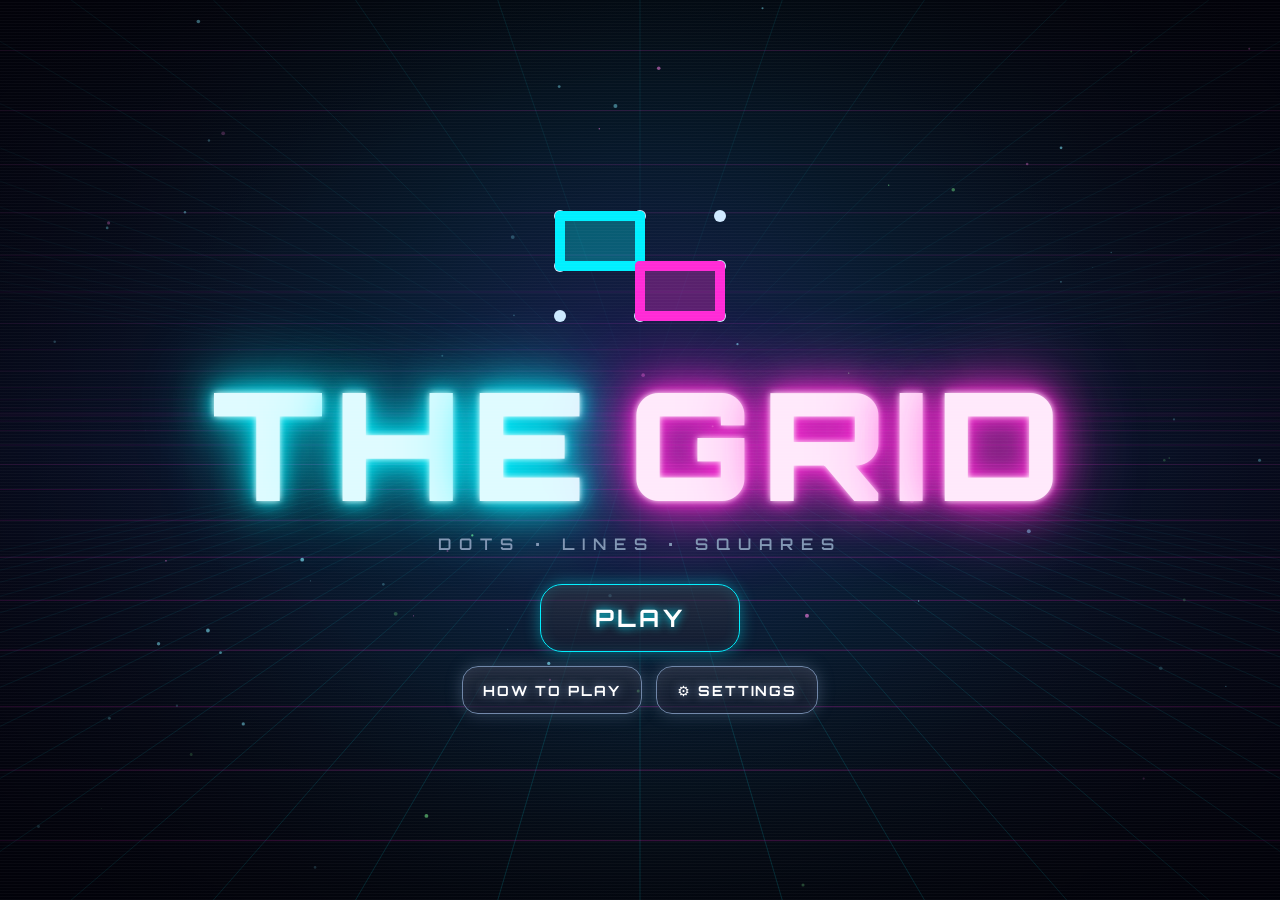
<file: index.html>
<!DOCTYPE html>
<html lang="en">
<head>
<meta charset="utf-8">
<title>THE GRID</title>
<meta name="viewport" content="width=device-width,initial-scale=1,maximum-scale=1,minimum-scale=1,user-scalable=no,viewport-fit=cover">
<meta name="apple-mobile-web-app-capable" content="yes">
<meta name="mobile-web-app-capable" content="yes">
<meta name="apple-mobile-web-app-status-bar-style" content="black-translucent">
<meta name="apple-mobile-web-app-title" content="THE GRID">
<meta name="theme-color" content="#05060d">
<meta name="format-detection" content="telephone=no">
<meta name="description" content="THE GRID - a neon Dots and Boxes game for the whole family.">
<link rel="manifest" href="manifest.webmanifest">
<link rel="icon" type="image/png" href="icon.png">
<link rel="apple-touch-icon" href="icon-180.png">
<link rel="preconnect" href="https://fonts.googleapis.com">
<link rel="preconnect" href="https://fonts.gstatic.com" crossorigin>
<link href="https://fonts.googleapis.com/css2?family=Orbitron:wght@500;700;800;900&family=Rajdhani:wght@500;600;700&family=Permanent+Marker&family=Patrick+Hand&family=Fredoka:wght@500;600;700&display=swap" rel="stylesheet">
<script>try{var t=JSON.parse(localStorage.getItem('thegrid.theme.v1'));if(t)document.documentElement.dataset.theme=t;}catch(e){}</script>
<style>
:root{
  --bg:#05060d;--ink:#e8f6ff;--dim:#8196b3;--cy:#00f0ff;--mg:#ff2bd6;
  --pc:#00f0ff;--pcg:#00f0ff66;
  --glass:rgba(14,20,40,.62);--line:rgba(140,190,255,.22);
  --safe-t:env(safe-area-inset-top,0px);--safe-b:env(safe-area-inset-bottom,0px);--safe-l:env(safe-area-inset-left,0px);--safe-r:env(safe-area-inset-right,0px);
  --fh:'Orbitron','Eurostile','Arial Black',system-ui,sans-serif;
  --fb:'Rajdhani','Exo 2','Avenir Next Condensed','Arial Narrow',system-ui,sans-serif;
}
*{box-sizing:border-box;-webkit-tap-highlight-color:transparent}
html,body{margin:0;height:100%;background:var(--bg);color:var(--ink);font-family:var(--fb);font-weight:600;font-size:18px;
  overscroll-behavior:none;-webkit-user-select:none;user-select:none;-webkit-touch-callout:none;touch-action:manipulation;overflow:hidden;
  -webkit-text-size-adjust:100%;text-size-adjust:100%}
body{position:fixed;inset:0;width:100%}
input{-webkit-user-select:text;user-select:text}
#bg{position:fixed;inset:0;width:100%;height:100%;z-index:0;transition:opacity .6s}
body[data-screen=game] #bg{opacity:.55}
#scan{position:fixed;inset:0;z-index:60;pointer-events:none;background:repeating-linear-gradient(0deg,rgba(255,255,255,.028) 0 1px,transparent 1px 3px);mix-blend-mode:screen}
#vig{position:fixed;inset:0;z-index:5;pointer-events:none;background:radial-gradient(ellipse at 50% 45%,transparent 45%,rgba(0,0,8,.72) 100%)}
#frame{position:fixed;inset:0;z-index:58;pointer-events:none;border:2px solid var(--pc);border-radius:2px;opacity:0;transition:opacity .4s,border-color .45s,box-shadow .45s;
  box-shadow:inset 0 0 46px var(--pcg),inset 0 0 10px var(--pc),0 0 18px var(--pcg)}
body[data-screen=game] #frame{opacity:.85}
#fx{position:fixed;inset:0;width:100%;height:100%;z-index:80;pointer-events:none}
#app{position:fixed;inset:0;z-index:10}

/* screens */
.screen{position:absolute;inset:0;padding:calc(var(--safe-t) + 18px) calc(var(--safe-r) + 20px) calc(var(--safe-b) + 18px) calc(var(--safe-l) + 20px);
  opacity:0;visibility:hidden;pointer-events:none;transform:translateY(18px) scale(.985);transition:opacity .35s ease,transform .35s ease,visibility 0s .35s}
.screen.active{opacity:1;visibility:visible;pointer-events:auto;transform:none;transition:opacity .4s ease,transform .4s ease,visibility 0s}
.scroll{overflow-y:auto;overflow-x:hidden;-webkit-overflow-scrolling:touch;touch-action:pan-y;overscroll-behavior:contain}
.col{display:flex;flex-direction:column}
h1,h2,h3{font-family:var(--fh);margin:0;font-weight:800;letter-spacing:.08em}
.head{display:flex;align-items:center;justify-content:space-between;gap:12px;margin-bottom:14px}
.head h2{font-size:clamp(20px,3.2vw,30px);text-shadow:0 0 14px var(--cy);color:#fff}
.step{font-family:var(--fh);font-size:13px;color:var(--dim);letter-spacing:.2em}
.foot{display:flex;gap:14px;justify-content:space-between;align-items:center;margin-top:14px;flex-wrap:wrap}

/* buttons */
.btn{--c:var(--cy);font-family:var(--fh);font-weight:700;font-size:16px;letter-spacing:.14em;text-transform:uppercase;color:#fff;cursor:pointer;
  min-height:52px;padding:0 26px;border-radius:16px;border:1.5px solid var(--c);background:linear-gradient(180deg,rgba(255,255,255,.09),rgba(255,255,255,.02)),var(--glass);
  box-shadow:0 0 16px color-mix(in srgb,var(--c) 40%,transparent),inset 0 0 14px color-mix(in srgb,var(--c) 14%,transparent);text-shadow:0 0 10px var(--c);
  transition:transform .12s,box-shadow .2s,background .2s;-webkit-appearance:none;appearance:none;display:inline-flex;align-items:center;justify-content:center;gap:10px}
.btn:active{transform:scale(.94);box-shadow:0 0 30px var(--c),inset 0 0 22px color-mix(in srgb,var(--c) 30%,transparent)}
.btn.big{min-height:68px;font-size:24px;padding:0 54px;border-radius:22px}
.btn.ghost{--c:#6f86a8;font-size:14px;min-height:48px;padding:0 20px}
.btn.icon{width:52px;padding:0;font-size:24px;letter-spacing:0}
.btn.mg{--c:var(--mg)} .btn.lime{--c:#7dff3a} .btn.warn{--c:#ff8a00}
.btn[disabled]{opacity:.4;pointer-events:none}
.seg{display:flex;gap:8px;flex-wrap:wrap}
.seg .btn{flex:1 1 0;min-width:88px;padding:0 12px;font-size:15px;min-height:56px}
.seg .btn.on{background:linear-gradient(180deg,color-mix(in srgb,var(--c) 34%,transparent),color-mix(in srgb,var(--c) 10%,transparent)),var(--glass);box-shadow:0 0 26px var(--c),inset 0 0 18px color-mix(in srgb,var(--c) 40%,transparent);color:#fff}
.seg .btn .sub{display:block;font-family:var(--fb);font-size:12px;letter-spacing:.06em;color:var(--dim);text-transform:none;font-weight:600}
.panel{background:var(--glass);border:1px solid var(--line);border-radius:20px;padding:16px 18px;backdrop-filter:blur(6px);-webkit-backdrop-filter:blur(6px)}
.lbl{font-family:var(--fh);font-size:12px;letter-spacing:.24em;color:var(--dim);margin:0 0 10px;text-transform:uppercase}
.hint{color:var(--dim);font-size:15px;font-weight:500;line-height:1.25}

/* title */
#s-title{display:flex;flex-direction:column;align-items:center;justify-content:center;text-align:center;gap:22px}
.logo{font-family:var(--fh);font-weight:900;font-size:clamp(56px,13vw,150px);letter-spacing:.06em;line-height:1;color:#dffbff;white-space:nowrap}
.logo .w2{display:inline-block;margin-left:.22em}
.logo span{display:inline-block;text-shadow:0 0 6px #fff,0 0 18px var(--cy),0 0 40px var(--cy),0 0 80px var(--cy);animation:flick 2.6s both;animation-delay:calc(var(--i)*.22s + .3s)}
.logo .g span{color:#ffe9fb;text-shadow:0 0 6px #fff,0 0 18px var(--mg),0 0 40px var(--mg),0 0 80px var(--mg)}
@keyframes flick{0%,8%{opacity:.04;text-shadow:none}10%{opacity:.9}12%{opacity:.1}16%{opacity:.8}18%,26%{opacity:.08}28%{opacity:1}31%{opacity:.35}34%,100%{opacity:1}}
.tag{font-family:var(--fh);letter-spacing:.5em;font-size:clamp(11px,1.7vw,16px);color:var(--dim);margin-top:-6px;animation:fadein 2s 1.4s both}
@keyframes fadein{from{opacity:0}to{opacity:1}}
.tbtns{display:flex;flex-direction:column;gap:14px;align-items:center;margin-top:8px;animation:fadein 1s 1.6s both}
.tbtns .row{display:flex;gap:14px;flex-wrap:wrap;justify-content:center}
.deco{width:min(240px,42vw);height:auto;overflow:visible}
.deco .l{stroke-dasharray:60;stroke-dashoffset:60;animation:draw 1.2s ease forwards;stroke-linecap:round;stroke-width:5}
.deco .q{opacity:0;animation:fadeq .6s forwards}
@keyframes fadeq{to{opacity:.3}}
@keyframes draw{to{stroke-dashoffset:0}}
.pulse-btn{animation:pbtn 2.4s ease-in-out infinite}
@keyframes pbtn{50%{box-shadow:0 0 34px var(--cy),inset 0 0 22px rgba(0,240,255,.3)}}

/* players */
#seatSeg{max-width:640px}
.cards{display:grid;grid-template-columns:repeat(2,minmax(0,1fr));gap:14px}
@media (max-width:760px){.cards{grid-template-columns:1fr}}
.card{--pc:#00f0ff;--pcg:#00f0ff44;border:2px solid var(--pc);border-radius:20px;padding:14px 16px;background:linear-gradient(160deg,color-mix(in srgb,var(--pc) 12%,transparent),transparent 60%),var(--glass);
  box-shadow:0 0 22px var(--pcg),inset 0 0 22px var(--pcg);transition:border-color .3s,box-shadow .3s;display:flex;flex-direction:column;gap:12px}
.card .top{display:flex;gap:10px;align-items:center}
.card .num{font-family:var(--fh);font-weight:900;font-size:26px;color:var(--pc);text-shadow:0 0 14px var(--pc);width:34px;text-align:center}
.card input[type=text]{flex:1;min-width:0;height:52px;border-radius:14px;border:1.5px solid var(--line);background:rgba(0,0,10,.55);color:#fff;font:700 22px var(--fb);padding:0 14px;outline:none;letter-spacing:.04em}
.card input[type=text]:focus{border-color:var(--pc);box-shadow:0 0 14px var(--pcg)}
.card .mid{display:flex;gap:10px;align-items:center}
.card .mid .seg{flex:1;flex-wrap:nowrap}
.card .mid .seg .btn{min-width:0;min-height:48px;font-size:13px}
.cpuchip{font-family:var(--fh);font-size:12px;letter-spacing:.14em;padding:6px 12px;border-radius:99px;border:1px solid var(--pc);color:var(--pc);background:rgba(0,0,0,.35);white-space:nowrap;text-transform:uppercase}
.swatches{display:grid;grid-template-columns:repeat(6,1fr);gap:8px}
.sw{aspect-ratio:1;min-height:38px;border-radius:50%;border:2px solid transparent;cursor:pointer;background:var(--sc);box-shadow:0 0 12px var(--sc);position:relative;transition:transform .12s;padding:0}
.sw:active{transform:scale(.88)}
.sw.sel{border-color:#fff;box-shadow:0 0 0 3px rgba(0,0,0,.6),0 0 22px var(--sc),0 0 6px #fff;transform:scale(1.1)}
.sw.taken{opacity:.22;box-shadow:none;cursor:not-allowed}
.sw.taken::after{content:'';position:absolute;left:12%;right:12%;top:50%;height:2px;background:#fff;transform:rotate(-45deg)}

/* board setup */
.bs{display:grid;grid-template-columns:minmax(0,1.25fr) minmax(0,1fr);gap:18px;flex:1;min-height:0}
@media (max-width:900px),(orientation:portrait){.bs{grid-template-columns:1fr}}
.opts{display:flex;flex-direction:column;gap:14px}
.shapes{display:grid;grid-template-columns:repeat(3,minmax(0,1fr));gap:8px}
.shapes .btn{flex-direction:column;gap:4px;min-height:84px;padding:6px;font-size:12px}
.shapes canvas{width:44px;height:44px}
.shapes .btn.on{background:linear-gradient(180deg,rgba(0,240,255,.3),rgba(0,240,255,.08)),var(--glass);box-shadow:0 0 26px var(--cy),inset 0 0 18px rgba(0,240,255,.35)}
.stepper{display:flex;align-items:center;gap:12px}
.stepper .val{font-family:var(--fh);font-weight:800;font-size:28px;min-width:64px;text-align:center;color:#fff;text-shadow:0 0 12px var(--cy)}
.stepper .nm{font-family:var(--fh);font-size:12px;letter-spacing:.18em;color:var(--dim);min-width:74px}
.prevbox{display:flex;flex-direction:column;align-items:center;gap:10px;justify-content:center}
#prev{width:min(100%,340px);aspect-ratio:1;border-radius:16px;background:rgba(0,0,10,.5);border:1px solid var(--line)}
.count{font-family:var(--fh);font-size:15px;letter-spacing:.14em;color:#fff;text-align:center}
.count b{color:var(--cy);font-size:24px;text-shadow:0 0 12px var(--cy)}

/* game */
#s-game{display:grid;grid-template-columns:minmax(210px,260px) minmax(0,1fr);grid-template-rows:minmax(0,1fr);gap:12px;padding:calc(var(--safe-t) + 12px) calc(var(--safe-r) + 12px) calc(var(--safe-b) + 12px) calc(var(--safe-l) + 12px)}
@media (orientation:portrait){#s-game{grid-template-columns:minmax(0,1fr);grid-template-rows:auto minmax(0,1fr)}}
#hud{display:flex;flex-direction:column;gap:10px;min-height:0}
#chips{display:flex;flex-direction:column;gap:10px;flex:1;min-height:0;justify-content:flex-start}
#tools{display:flex;gap:10px;align-items:center;justify-content:space-between}
#left{font-family:var(--fh);font-size:12px;letter-spacing:.16em;color:var(--dim);line-height:1.5;text-align:left}
#left b{display:block;font-size:26px;color:#fff;text-shadow:0 0 12px var(--cy)}
@media (orientation:portrait){
  #hud{flex-direction:column}
  #chips{flex-direction:row;flex:none;gap:8px;padding-top:6px}
  #chips .pchip{flex:1 1 0;min-width:0}
  #tools{order:-1}
  #left{display:flex;align-items:baseline;gap:10px}
  #left b{display:inline}
}
.pchip{--pc:#00f0ff;--pcg:#00f0ff55;position:relative;border:2px solid color-mix(in srgb,var(--pc) 55%,transparent);border-radius:18px;padding:10px 14px;background:linear-gradient(160deg,color-mix(in srgb,var(--pc) 14%,transparent),rgba(0,0,10,.5));
  transition:transform .35s cubic-bezier(.3,1.6,.5,1),box-shadow .35s,border-color .35s,opacity .35s;opacity:.72;transform-origin:center}
.pchip.active{transform:scale(1.06);opacity:1;border-color:var(--pc);box-shadow:0 0 28px var(--pcg),inset 0 0 22px var(--pcg);z-index:2}
.pchip.active::after{content:'';position:absolute;inset:-7px;border-radius:24px;border:2px solid var(--pc);animation:ring 1.4s ease-out infinite;pointer-events:none}
@keyframes ring{0%{opacity:.9;transform:scale(.98)}100%{opacity:0;transform:scale(1.07)}}
.pchip .nm{font-family:var(--fh);font-weight:800;font-size:13px;letter-spacing:.1em;color:var(--pc);text-shadow:0 0 10px var(--pc);white-space:nowrap;overflow:hidden;text-overflow:ellipsis;display:flex;align-items:center;gap:8px}
.pchip .sc{font-family:var(--fh);font-weight:900;font-size:38px;line-height:1.1;color:#fff;text-shadow:0 0 14px var(--pc)}
.pchip .sc.bump{animation:bump .5s}
@keyframes bump{30%{transform:scale(1.35)}}
.pchip .bc{font-size:14px;color:var(--dim);font-weight:600;letter-spacing:.05em;min-height:18px}
.pchip .bc b{color:var(--pc)}
.dots3{display:none;gap:3px}.dots3 i{width:6px;height:6px;border-radius:50%;background:var(--pc);animation:dt 1s infinite}
.dots3 i:nth-child(2){animation-delay:.15s}.dots3 i:nth-child(3){animation-delay:.3s}
@keyframes dt{0%,60%,100%{opacity:.25;transform:translateY(0)}30%{opacity:1;transform:translateY(-4px)}}
.pchip.think .dots3{display:inline-flex}
@media (orientation:portrait){.pchip{padding:8px 10px}.pchip .sc{font-size:30px}.pchip .nm{font-size:11px}.pchip .bc{font-size:12px}}
#boardWrap{position:relative;min-width:0;min-height:0}
#cv{position:absolute;inset:0;width:100%;height:100%;touch-action:none;-webkit-touch-callout:none;display:block}
#banner{position:absolute;left:50%;top:9%;transform:translate(-50%,-50%);font-family:var(--fh);font-weight:900;font-size:clamp(22px,4.6vw,48px);letter-spacing:.14em;color:#fff;
  text-shadow:0 0 8px var(--pc),0 0 26px var(--pc),0 0 50px var(--pc);pointer-events:none;opacity:0;white-space:nowrap;padding:8px 26px;border-radius:14px;background:rgba(0,0,8,.35)}
#banner.show{animation:banner 1.05s ease both}
@keyframes banner{0%{opacity:0;transform:translate(-50%,-50%) scale(.6)}18%{opacity:1;transform:translate(-50%,-50%) scale(1.08)}30%{transform:translate(-50%,-50%) scale(1)}75%{opacity:1}100%{opacity:0;transform:translate(-50%,-56%) scale(1)}}
#resultsPill{position:absolute;right:10px;bottom:10px;display:none}

/* modals */
.modal{position:fixed;inset:0;z-index:70;display:flex;align-items:center;justify-content:center;padding:calc(var(--safe-t) + 16px) calc(var(--safe-r) + 16px) calc(var(--safe-b) + 16px) calc(var(--safe-l) + 16px);
  background:rgba(2,3,10,.72);backdrop-filter:blur(8px);-webkit-backdrop-filter:blur(8px);opacity:0;visibility:hidden;transition:opacity .3s,visibility 0s .3s}
.modal.open{opacity:1;visibility:visible;transition:opacity .3s,visibility 0s}
.sheet{width:min(720px,100%);max-height:100%;overflow:auto;-webkit-overflow-scrolling:touch;touch-action:pan-y;background:linear-gradient(180deg,rgba(20,28,56,.92),rgba(8,11,24,.96));border:1.5px solid var(--cy);border-radius:26px;padding:22px 24px;
  box-shadow:0 0 40px rgba(0,240,255,.25),inset 0 0 30px rgba(0,240,255,.06);transform:translateY(16px) scale(.97);transition:transform .35s cubic-bezier(.2,1.3,.4,1)}
.modal.open .sheet{transform:none}
.sheet h2{font-size:24px;margin-bottom:14px;color:#fff;text-shadow:0 0 14px var(--cy)}
.sheet .row{display:flex;gap:10px;flex-wrap:wrap;margin-top:14px}
.setrow{display:flex;align-items:center;justify-content:space-between;gap:12px;padding:10px 0;border-bottom:1px solid var(--line)}
.setrow .who{font-family:var(--fh);font-size:14px;letter-spacing:.1em;display:flex;align-items:center;gap:10px}
.setrow .dsw{width:14px;height:14px;border-radius:50%;background:var(--c);box-shadow:0 0 10px var(--c)}
.setrow .seg{flex:1;max-width:420px;flex-wrap:nowrap}
.setrow .seg .btn{min-width:0;min-height:44px;font-size:11px;padding:0 6px;letter-spacing:.06em}
.how{display:grid;grid-template-columns:repeat(2,minmax(0,1fr));gap:12px}
@media (max-width:640px){.how{grid-template-columns:1fr}}
.how .st{display:flex;gap:12px;align-items:center;background:rgba(255,255,255,.04);border:1px solid var(--line);border-radius:16px;padding:10px 12px}
.how svg{flex:0 0 96px;width:96px;height:96px}
.how p{margin:0;font-size:16px;line-height:1.25;font-weight:600}
.how p b{color:var(--cy);font-family:var(--fh);font-size:13px;letter-spacing:.1em;display:block;margin-bottom:2px}
#m-diff .seg .btn{min-height:60px}

/* game over */
#m-over{z-index:75;background:rgba(2,3,10,.62)}
#m-over .sheet{text-align:center;border-color:var(--pc);box-shadow:0 0 50px var(--pcg),inset 0 0 40px var(--pcg)}
#overKick{font-family:var(--fh);font-size:14px;letter-spacing:.4em;color:var(--dim)}
#overName{font-family:var(--fh);font-weight:900;font-size:clamp(30px,6.5vw,64px);color:var(--pc);text-shadow:0 0 10px var(--pc),0 0 34px var(--pc),0 0 70px var(--pc);margin:6px 0 14px;line-height:1.1;word-break:break-word}
#podium{display:flex;align-items:flex-end;justify-content:center;gap:14px;height:250px;margin:6px 0 4px}
.pod{--pc:#fff;flex:1 1 0;max-width:150px;display:flex;flex-direction:column;justify-content:flex-end;align-items:center;height:100%}
.pod .bar{width:100%;border-radius:14px 14px 4px 4px;border:2px solid var(--pc);background:linear-gradient(180deg,color-mix(in srgb,var(--pc) 45%,transparent),color-mix(in srgb,var(--pc) 8%,transparent));box-shadow:0 0 22px var(--pcg),inset 0 0 20px var(--pcg);
  height:0;transition:height 1.1s cubic-bezier(.2,1.1,.3,1);display:flex;align-items:flex-start;justify-content:center;padding-top:8px;font-family:var(--fh);font-weight:900;font-size:26px;color:#fff;text-shadow:0 0 12px var(--pc)}
.pod .rk{font-family:var(--fh);font-size:12px;color:var(--dim);letter-spacing:.2em;margin-bottom:4px}
.pod .pn{font-family:var(--fh);font-weight:800;font-size:13px;letter-spacing:.06em;color:var(--pc);text-shadow:0 0 10px var(--pc);margin:6px 0 2px;max-width:100%;overflow:hidden;text-overflow:ellipsis;white-space:nowrap}
.pod .pb{font-size:13px;color:var(--dim);min-height:17px}
.pod.win .bar{box-shadow:0 0 40px var(--pc),inset 0 0 26px var(--pcg)}
#m-over .row{justify-content:center}

#s-board .foot{justify-content:center;margin-top:8px}
#btnStart{min-width:min(420px,80%)}
@media (max-width:900px),(orientation:portrait){#prev{width:min(100%,300px)}}

/* settings: theme picker + confirm-tap */
.themes{display:grid;grid-template-columns:repeat(3,minmax(0,1fr));gap:10px;margin-bottom:8px}
@media (max-width:560px){.themes{gap:6px}.theme-opt{padding:5px 5px 7px}.theme-opt .ts{display:none}.theme-opt .tn{font-size:12px}}
.theme-opt{display:flex;flex-direction:column;align-items:center;gap:4px;padding:8px 8px 10px;border-radius:16px;border:2px solid var(--line);background:rgba(0,0,0,.18);color:var(--ink);cursor:pointer;font:inherit;-webkit-appearance:none;appearance:none;transition:transform .12s,border-color .2s}
.theme-opt:active{transform:scale(.96)}
.theme-opt canvas{width:100%;aspect-ratio:16/9;border-radius:10px;display:block}
.theme-opt .tn{font-size:15px;letter-spacing:.04em}
.theme-opt .ts{font-size:13px;color:var(--dim);font-weight:500}
.theme-opt.on{border-color:var(--cy);box-shadow:0 0 0 3px color-mix(in srgb,var(--cy) 35%,transparent)}
.th-neon .tn{font-family:Orbitron,'Arial Black',sans-serif;font-weight:800;font-size:13px;letter-spacing:.12em}
.th-paper .tn{font-family:'Permanent Marker','Marker Felt',cursive}
.th-toy .tn{font-family:Fredoka,'Arial Rounded MT Bold',sans-serif;font-weight:700}
.btn[data-armed]{--c:#ff3860}

/* ===================== THEME: PENCIL & PAPER ===================== */
:root[data-theme=paper]{--bg:#f7f4ea;--ink:#2b2d33;--dim:#6b6f78;--cy:#2357d6;--mg:#d6249f;--glass:#fffef8;--line:rgba(60,70,90,.22);
  --fh:'Permanent Marker','Marker Felt','Comic Sans MS',cursive;--fb:'Patrick Hand','Bradley Hand','Comic Sans MS',cursive}
[data-theme=paper] #scan,[data-theme=paper] #vig{display:none}
[data-theme=paper] body[data-screen=game] #bg{opacity:1}
[data-theme=paper] #frame{border:3px solid var(--pc);border-radius:6px;box-shadow:none}
[data-theme=paper] body{font-size:20px}
[data-theme=paper] h1,[data-theme=paper] h2,[data-theme=paper] h3{font-weight:400;letter-spacing:.04em}
[data-theme=paper] .head h2,[data-theme=paper] .sheet h2{color:var(--ink);text-shadow:none}
[data-theme=paper] .btn{color:var(--ink);background:#fffdf6;border:2px solid var(--c);border-radius:14px 18px 12px 16px/16px 12px 18px 14px;box-shadow:2px 3px 0 rgba(40,40,50,.16);text-shadow:none;font-weight:400;letter-spacing:.05em}
[data-theme=paper] .btn:active{transform:translate(1px,2px) scale(.97);box-shadow:0 1px 0 rgba(40,40,50,.16)}
[data-theme=paper] .btn.lime{--c:#2e9e3e} [data-theme=paper] .btn.warn{--c:#f07b12} [data-theme=paper] .btn.mg{--c:#d6249f} [data-theme=paper] .btn.ghost{--c:#8a8f99}
[data-theme=paper] .seg .btn.on,[data-theme=paper] .shapes .btn.on{background:color-mix(in srgb,var(--c) 22%,#fffdf6);box-shadow:2px 3px 0 color-mix(in srgb,var(--c) 45%,transparent)}
[data-theme=paper] .shapes .btn.on{--c:var(--cy)}
[data-theme=paper] .deco g[fill]{fill:#55585f}
[data-theme=paper] .seg .btn .sub{font-family:var(--fb);font-size:15px}
[data-theme=paper] .pulse-btn{animation:none}
[data-theme=paper] .panel{background:#fffef8;border:1.5px solid rgba(40,45,60,.3);box-shadow:3px 4px 0 rgba(0,0,0,.05);backdrop-filter:none;-webkit-backdrop-filter:none}
[data-theme=paper] .logo{color:var(--ink)}
[data-theme=paper] .logo span{color:#2357d6;text-shadow:none;animation:ink .5s both;animation-delay:calc(var(--i)*.12s + .2s)}
[data-theme=paper] .logo .g span{color:#e02b36;text-shadow:none}
@keyframes ink{from{opacity:0;transform:translateY(8px) rotate(-6deg)}to{opacity:1;transform:none}}
[data-theme=paper] .card{background:#fffef8;box-shadow:3px 4px 0 color-mix(in srgb,var(--pc) 30%,transparent)}
[data-theme=paper] .card .num{text-shadow:none}
[data-theme=paper] .card input[type=text]{background:#fff;color:var(--ink);border-color:rgba(40,45,60,.3)}
[data-theme=paper] .card input[type=text]:focus{box-shadow:none}
[data-theme=paper] .cpuchip{background:#fff}
[data-theme=paper] .sw{box-shadow:none;border-color:rgba(0,0,0,.12)}
[data-theme=paper] .sw.sel{border-color:var(--ink);box-shadow:0 0 0 3px #fffef8,0 0 0 5px var(--sc)}
[data-theme=paper] .sw.taken::after{background:var(--ink)}
[data-theme=paper] .stepper .val,[data-theme=paper] #left b{color:var(--ink);text-shadow:none}
[data-theme=paper] .count{color:var(--ink)}
[data-theme=paper] .count b{text-shadow:none}
[data-theme=paper] #prev{background:#fbf9f1}
[data-theme=paper] .pchip{background:#fffef8}
[data-theme=paper] .pchip.active{box-shadow:3px 4px 0 color-mix(in srgb,var(--pc) 35%,transparent)}
[data-theme=paper] .pchip .nm{text-shadow:none}
[data-theme=paper] .pchip .sc{color:var(--ink);text-shadow:none}
[data-theme=paper] #banner{color:var(--pc);text-shadow:none;background:rgba(255,253,246,.9);border:2px solid var(--pc);letter-spacing:.06em}
[data-theme=paper] .modal{background:rgba(240,236,224,.6)}
[data-theme=paper] .sheet{background:repeating-linear-gradient(#fffdf6 0 31px,#dbe6f3 31px 32px);border:2px solid var(--ink);box-shadow:6px 8px 0 rgba(0,0,0,.08)}
[data-theme=paper] .setrow .dsw{box-shadow:none}
[data-theme=paper] .how .st{background:#fff}
[data-theme=paper] .how p b{font-weight:400}
[data-theme=paper] .theme-opt{background:#fff}
[data-theme=paper] #m-over .sheet{border-color:var(--pc);box-shadow:6px 8px 0 color-mix(in srgb,var(--pc) 30%,transparent)}
[data-theme=paper] #overName{text-shadow:none}
[data-theme=paper] .pod .bar{background:color-mix(in srgb,var(--pc) 35%,#fffdf6);box-shadow:none;color:var(--ink);text-shadow:none}
[data-theme=paper] .pod .pn{text-shadow:none}

/* ===================== THEME: TOY BOX ===================== */
:root[data-theme=toy]{--bg:#dfe6ee;--ink:#1d2a3a;--dim:#5a6a80;--cy:#1f5fd6;--mg:#d63aa8;--glass:#fff;--line:rgba(29,42,58,.14);
  --fh:Fredoka,'Arial Rounded MT Bold','Avenir Next',system-ui,sans-serif;--fb:Fredoka,'Avenir Next',system-ui,sans-serif}
[data-theme=toy] #scan,[data-theme=toy] #vig{display:none}
[data-theme=toy] body[data-screen=game] #bg{opacity:1}
[data-theme=toy] #frame{border:6px solid var(--pc);border-radius:0;box-shadow:inset 0 0 0 3px rgba(255,255,255,.55)}
[data-theme=toy] h1,[data-theme=toy] h2,[data-theme=toy] h3{font-weight:700;letter-spacing:.04em}
[data-theme=toy] .head h2{color:var(--ink);text-shadow:none}
[data-theme=toy] .sheet h2{color:var(--ink);text-shadow:none}
[data-theme=toy] .step,[data-theme=toy] .tag{color:var(--dim)}
[data-theme=toy] .btn{color:#fff;background:linear-gradient(180deg,color-mix(in srgb,var(--c) 80%,#fff),var(--c));border:none;border-bottom:6px solid color-mix(in srgb,var(--c) 62%,#000);border-radius:18px;
  box-shadow:0 4px 10px rgba(0,30,70,.2);text-shadow:0 1px 0 rgba(0,0,0,.25);letter-spacing:.06em}
[data-theme=toy] .btn:active{transform:translateY(4px);border-bottom-width:2px;box-shadow:0 1px 4px rgba(0,30,70,.2)}
[data-theme=toy] .btn.lime{--c:#3fae3a} [data-theme=toy] .btn.warn{--c:#ff8a1c} [data-theme=toy] .btn.mg{--c:#d63aa8} [data-theme=toy] .btn.ghost{--c:#7a8799}
[data-theme=toy] .seg .btn:not(.on),[data-theme=toy] .shapes .btn:not(.on){background:#fff;color:var(--ink);border-bottom-color:#c9d2de;text-shadow:none}
[data-theme=toy] .shapes .btn.on{--c:var(--cy)}
[data-theme=toy] .seg .btn.on,[data-theme=toy] .shapes .btn.on{background:linear-gradient(180deg,color-mix(in srgb,var(--c) 80%,#fff),var(--c));box-shadow:0 4px 10px rgba(0,30,70,.2);color:#fff}
[data-theme=toy] .deco g[fill]{fill:#7d8794}
[data-theme=toy] .seg .btn.on .sub{color:rgba(255,255,255,.85)}
[data-theme=toy] .pulse-btn{animation:bob 1.6s ease-in-out infinite}
@keyframes bob{50%{transform:translateY(-4px)}}
[data-theme=toy] .panel{background:#fff;border:none;box-shadow:0 6px 0 rgba(0,30,70,.14);backdrop-filter:none;-webkit-backdrop-filter:none}
[data-theme=toy] .logo span{text-shadow:0 7px 0 rgba(0,30,70,.25);animation:drop .55s cubic-bezier(.3,1.5,.5,1) both;animation-delay:calc(var(--i)*.1s + .2s)}
[data-theme=toy] .logo [style*="--i:0"]{color:#e3262f} [data-theme=toy] .logo [style*="--i:1"]{color:#ffcf2e} [data-theme=toy] .logo [style*="--i:2"]{color:#3fae3a}
[data-theme=toy] .logo .g [style*="--i:3"]{color:#ff8a1c} [data-theme=toy] .logo .g [style*="--i:4"]{color:#fff} [data-theme=toy] .logo .g [style*="--i:5"]{color:#d63aa8} [data-theme=toy] .logo .g [style*="--i:6"]{color:#ffcf2e}
@keyframes drop{from{opacity:0;transform:translateY(-60px)}to{opacity:1;transform:none}}
[data-theme=toy] .card{background:#fff;border:none;border-top:10px solid var(--pc);box-shadow:0 6px 0 rgba(0,30,70,.14)}
[data-theme=toy] .card .num{text-shadow:none}
[data-theme=toy] .card input[type=text]{background:#eef2f7;color:var(--ink);border-color:transparent}
[data-theme=toy] .card input[type=text]:focus{border-color:var(--pc);box-shadow:none}
[data-theme=toy] .cpuchip{background:#fff}
[data-theme=toy] .sw{box-shadow:inset 0 -4px 0 rgba(0,0,0,.2);border:3px solid #fff}
[data-theme=toy] .sw.sel{border-color:var(--ink);box-shadow:inset 0 -4px 0 rgba(0,0,0,.2)}
[data-theme=toy] .sw.taken::after{background:var(--ink)}
[data-theme=toy] .stepper .val{color:var(--ink);text-shadow:none}
[data-theme=toy] .count{color:var(--ink)}
[data-theme=toy] .count b{text-shadow:none}
[data-theme=toy] #left b{color:var(--ink);text-shadow:none}
[data-theme=toy] .pchip{background:#fff;border:3px solid var(--pc);opacity:.85}
[data-theme=toy] .pchip.active{opacity:1;box-shadow:0 6px 0 color-mix(in srgb,var(--pc) 60%,#000)}
[data-theme=toy] .pchip .nm{text-shadow:none}
[data-theme=toy] .pchip .sc{color:var(--ink);text-shadow:none}
[data-theme=toy] .pchip .bc{color:var(--dim)}
[data-theme=toy] #banner{color:var(--pc);text-shadow:none;background:#fff;border-radius:20px;box-shadow:0 5px 0 rgba(0,30,70,.18)}
[data-theme=toy] .modal{background:rgba(20,60,100,.45)}
[data-theme=toy] .sheet{background:#fff;border:none;border-radius:28px;box-shadow:0 10px 0 rgba(0,30,70,.18)}
[data-theme=toy] .setrow .dsw{box-shadow:none}
[data-theme=toy] .how .st{background:#f1f5fa}
[data-theme=toy] .theme-opt{background:#f1f5fa}
[data-theme=toy] #m-over .sheet{box-shadow:0 10px 0 color-mix(in srgb,var(--pc) 55%,#000)}
[data-theme=toy] #overName{text-shadow:0 4px 0 rgba(0,30,70,.15)}
[data-theme=toy] .pod .bar{background:linear-gradient(180deg,color-mix(in srgb,var(--pc) 80%,#fff),var(--pc));border:none;box-shadow:inset 0 -6px 0 rgba(0,0,0,.18);text-shadow:0 1px 0 rgba(0,0,0,.25)}
[data-theme=toy] .pod .pn{text-shadow:none}

</style>
</head>
<body data-screen="title">
<canvas id="bg"></canvas>
<div id="vig"></div><div id="scan"></div><div id="frame"></div>

<div id="app">
  <!-- TITLE -->
  <section class="screen active" id="s-title">
    <svg class="deco" viewBox="0 0 120 80" aria-hidden="true">
      <g fill="#cfe9ff"><circle cx="20" cy="15" r="3"/><circle cx="60" cy="15" r="3"/><circle cx="100" cy="15" r="3"/><circle cx="20" cy="40" r="3"/><circle cx="60" cy="40" r="3"/><circle cx="100" cy="40" r="3"/><circle cx="20" cy="65" r="3"/><circle cx="60" cy="65" r="3"/><circle cx="100" cy="65" r="3"/></g>
      <rect class="q" x="22" y="17" width="36" height="21" fill="#00f0ff" opacity=".3" style="animation-delay:1.6s"/>
      <rect class="q" x="62" y="42" width="36" height="21" fill="#ff2bd6" opacity=".3" style="animation-delay:2.1s"/>
      <g fill="none">
        <path class="l" d="M20 15H60" stroke="#00f0ff" style="animation-delay:.2s"/><path class="l" d="M60 15V40" stroke="#00f0ff" style="animation-delay:.5s"/><path class="l" d="M60 40H20" stroke="#00f0ff" style="animation-delay:.8s"/><path class="l" d="M20 40V15" stroke="#00f0ff" style="animation-delay:1.1s"/>
        <path class="l" d="M60 40H100" stroke="#ff2bd6" style="animation-delay:.35s"/><path class="l" d="M100 40V65" stroke="#ff2bd6" style="animation-delay:.65s"/><path class="l" d="M100 65H60" stroke="#ff2bd6" style="animation-delay:.95s"/><path class="l" d="M60 65V40" stroke="#ff2bd6" style="animation-delay:1.25s"/>
      </g>
    </svg>
    <h1 class="logo" aria-label="THE GRID"><span style="--i:0">T</span><span style="--i:1">H</span><span style="--i:2">E</span><span class="w2 g" style="display:inline-block"><span style="--i:3">G</span><span style="--i:4">R</span><span style="--i:5">I</span><span style="--i:6">D</span></span></h1>
    <div class="tag">DOTS &middot; LINES &middot; SQUARES</div>
    <div class="tbtns">
      <button class="btn big pulse-btn" id="btnPlay">PLAY</button>
      <div class="row">
        <button class="btn lime" id="btnResume" style="display:none">Resume game</button>
        <button class="btn ghost" id="btnHow">How to play</button>
        <button class="btn ghost" id="btnTitleSet">&#9881; Settings</button>
      </div>
    </div>
  </section>

  <!-- PLAYERS -->
  <section class="screen col" id="s-players">
    <div class="head"><button class="btn ghost" data-back="title">&#8592; Back</button><h2>PLAYERS</h2><span class="step">1 / 2</span></div>
    <div class="scroll" style="flex:1;min-height:0;padding:6px 4px 10px">
      <p class="lbl">Who's playing?</p>
      <div class="seg" id="seatSeg"></div>
      <div style="height:16px"></div>
      <div class="cards" id="cards"></div>
    </div>
    <div class="foot"><span class="hint" id="playersHint"></span><button class="btn" id="btnToBoard">Next: Board &#8594;</button></div>
  </section>

  <!-- BOARD SETUP -->
  <section class="screen col" id="s-board">
    <div class="head"><button class="btn ghost" data-back="players">&#8592; Back</button><h2>THE BOARD</h2><span class="step">2 / 2</span></div>
    <div class="scroll" style="flex:1;min-height:0;padding:4px 4px 10px">
      <div class="bs">
        <div class="opts">
          <div class="panel"><p class="lbl">Shape</p><div class="shapes" id="shapes"></div></div>
          <div class="panel"><p class="lbl">Size (dots per side)</p><div id="steppers" class="col" style="gap:8px"></div></div>
          <div class="panel"><p class="lbl">Walls</p><div class="seg" id="wallSeg"></div><div style="display:flex;gap:12px;align-items:center;margin-top:10px"><button class="btn ghost" id="btnReroll">&#8635; Re-roll</button><span class="hint" id="wallHint"></span></div></div>
          <div class="panel"><p class="lbl">Scoring</p><div class="seg" id="scoreSeg"></div><p class="hint" id="scoreHint" style="margin:10px 0 0"></p></div>
        </div>
        <div class="panel prevbox">
          <p class="lbl" style="margin:0">Preview</p>
          <canvas id="prev" width="340" height="340"></canvas>
          <div class="count" id="prevCount"></div>
        </div>
      </div>
    </div>
    <div class="foot"><button class="btn big lime" id="btnStart">START</button></div>
  </section>

  <!-- GAME -->
  <section class="screen" id="s-game">
    <div id="hud">
      <div id="tools">
        <div id="left">SQUARES LEFT<b id="leftN">0</b></div>
        <div style="display:flex;gap:8px"><button class="btn icon" id="btnUndo" title="Undo" aria-label="Undo">&#8630;</button><button class="btn icon" id="btnCog" title="Settings" aria-label="Settings">&#9881;</button></div>
      </div>
      <div id="chips"></div>
    </div>
    <div id="boardWrap"><canvas id="cv"></canvas><div id="banner"></div><button class="btn lime" id="resultsPill">Results</button></div>
  </section>
</div>

<!-- MODALS -->
<div class="modal" id="m-how"><div class="sheet">
  <h2>HOW TO PLAY</h2>
  <div class="how">
    <div class="st"><svg viewBox="0 0 96 96"><g fill="#cfe9ff"><circle cx="18" cy="18" r="4"/><circle cx="78" cy="18" r="4"/><circle cx="18" cy="78" r="4"/><circle cx="78" cy="78" r="4"/></g><path d="M18 18H78" stroke="#00f0ff" stroke-width="7" stroke-linecap="round" filter="drop-shadow(0 0 5px #00f0ff)"/><path d="M78 18V78" stroke="#ff2bd6" stroke-width="7" stroke-linecap="round" filter="drop-shadow(0 0 5px #ff2bd6)"/></svg><p><b>1 &middot; DRAW A LINE</b>On your turn, drag from a dot to the next dot (or just tap a line). Straight lines only.</p></div>
    <div class="st"><svg viewBox="0 0 96 96"><rect x="20" y="20" width="56" height="56" fill="#7dff3a" opacity=".3"/><path d="M18 18H78V78H18Z" fill="none" stroke="#7dff3a" stroke-width="6" stroke-linejoin="round" filter="drop-shadow(0 0 5px #7dff3a)"/><g fill="#cfe9ff"><circle cx="18" cy="18" r="4"/><circle cx="78" cy="18" r="4"/><circle cx="18" cy="78" r="4"/><circle cx="78" cy="78" r="4"/></g></svg><p><b>2 &middot; CLOSE A SQUARE</b>Draw the 4th side of a square and it becomes yours. One line can close two squares!</p></div>
    <div class="st"><svg viewBox="0 0 96 96"><path d="M20 30H70" stroke="#00f0ff" stroke-width="7" stroke-linecap="round" filter="drop-shadow(0 0 5px #00f0ff)"/><path d="M62 20L74 30L62 40" fill="none" stroke="#00f0ff" stroke-width="5" stroke-linecap="round" stroke-linejoin="round"/><path d="M76 66H26" stroke="#ff2bd6" stroke-width="7" stroke-linecap="round" filter="drop-shadow(0 0 5px #ff2bd6)"/><path d="M34 56L22 66L34 76" fill="none" stroke="#ff2bd6" stroke-width="5" stroke-linecap="round" stroke-linejoin="round"/></svg><p><b>3 &middot; NO BONUS TURN</b>Turns always pass to the next player &mdash; even after you capture a square. Think ahead!</p></div>
    <div class="st"><svg viewBox="0 0 96 96"><g fill="#ffe600" opacity=".35"><rect x="14" y="14" width="34" height="34"/><rect x="50" y="14" width="34" height="34"/><rect x="14" y="50" width="34" height="34"/><rect x="50" y="50" width="34" height="34"/></g><g fill="none" stroke="#ffe600" stroke-width="4" filter="drop-shadow(0 0 4px #ffe600)"><rect x="12" y="12" width="72" height="72"/></g><text x="48" y="58" text-anchor="middle" font-family="Orbitron,Arial Black,sans-serif" font-weight="900" font-size="26" fill="#fff">16</text></svg><p><b>4 &middot; COMBO SCORING</b>Optional mode: touching squares of one color form a group worth N&times;N points. Build big!</p></div>
    <div class="st"><svg viewBox="0 0 96 96"><path d="M18 48H78" stroke="#9db2ce" stroke-width="10" stroke-linecap="round"/><path d="M18 48H78" stroke="#1b2230" stroke-width="3" stroke-dasharray="5 5"/><g fill="#cfe9ff"><circle cx="18" cy="18" r="4"/><circle cx="78" cy="18" r="4"/><circle cx="18" cy="48" r="4"/><circle cx="78" cy="48" r="4"/><circle cx="18" cy="78" r="4"/><circle cx="78" cy="78" r="4"/></g><path d="M18 18H78" stroke="#ff8a00" stroke-width="6" stroke-linecap="round"/></svg><p><b>5 &middot; WALLS</b>Grey steel walls are already built. They count as a side, so those squares need fewer lines.</p></div>
    <div class="st"><svg viewBox="0 0 96 96"><g fill="#cfe9ff"><circle cx="18" cy="18" r="4"/><circle cx="78" cy="18" r="4"/><circle cx="18" cy="78" r="4"/><circle cx="78" cy="78" r="4"/></g><rect x="26" y="26" width="44" height="44" rx="8" fill="none" stroke="#a45bff" stroke-width="4" stroke-dasharray="6 6"/><path d="M40 48L46 55L58 40" fill="none" stroke="#7dff3a" stroke-width="6" stroke-linecap="round" stroke-linejoin="round"/></svg><p><b>6 &middot; MOST WINS</b>When every line is drawn, the highest score wins. Ties are shared.</p></div>
  </div>
  <div class="row"><button class="btn" data-close="m-how">Got it</button></div>
</div></div>

<div class="modal" id="m-diff"><div class="sheet" style="width:min(520px,100%)">
  <h2 id="diffTitle">CPU LEVEL</h2>
  <div class="seg" id="diffSeg" style="flex-direction:column"></div>
  <div class="row"><button class="btn ghost" data-close="m-diff">Done</button></div>
</div></div>

<div class="modal" id="m-set"><div class="sheet" style="width:min(680px,100%)">
  <h2>SETTINGS</h2>
  <p class="lbl">Theme</p>
  <div class="themes" id="themeSeg"></div>
  <div class="setrow"><span class="who">SOUND</span><button class="btn" id="btnSound" style="min-width:150px">ON</button></div>
  <div id="setCpus"></div>
  <div class="row game-only">
    <button class="btn lime" id="btnRestart">Restart</button>
    <button class="btn warn" id="btnNewGame">New game</button>
    <button class="btn mg" id="btnQuit">Quit to menu</button>
  </div>
  <div class="row">
    <button class="btn ghost" id="btnSetHow">How to play</button>
    <button class="btn" data-close="m-set" id="btnSetClose" style="margin-left:auto">Resume</button>
  </div>
</div></div>

<div class="modal" id="m-over"><div class="sheet">
  <div id="overKick">GAME OVER</div>
  <div id="overName">WINNER</div>
  <div id="podium"></div>
  <div class="row"><button class="btn lime" id="btnRematch">Rematch</button><button class="btn" id="btnOverNew">New game</button><button class="btn ghost" id="btnOverView">View board</button></div>
</div></div>

<canvas id="fx"></canvas>

<script type="text/plain" id="core-src">
'use strict';
/* ===== THE GRID core: board generation, rules, scoring, AI (pure, worker-safe) ===== */
function mulberry32(a){return function(){a|=0;a=a+0x6D2B79F5|0;let t=Math.imul(a^a>>>15,1|a);t=t+Math.imul(t^t>>>7,61|t)^t;return((t^t>>>14)>>>0)/4294967296;};}
function nowMs(){return (typeof performance!=='undefined'&&performance.now)?performance.now():Date.now();}
function shuffle(a,rng){for(let i=a.length-1;i>0;i--){const j=(rng()*(i+1))|0;const t=a[i];a[i]=a[j];a[j]=t;}return a;}

/* ---------- shapes ---------- */
const SHAPES=['square','rect','plus','hollow','diamond','hourglass'];
const SHAPE_MIN_DOTS={square:3,rect:3,plus:5,hollow:5,diamond:5,hourglass:5};
function inShape(shape,c,r,W,H){
  const n=W;
  switch(shape){
    case 'plus':{const t=Math.floor(n/3),lo=t,hi=n-t-1;return (c>=lo&&c<=hi)||(r>=lo&&r<=hi);}
    case 'hollow':{const t=Math.floor(n/3),lo=t,hi=n-t-1;return !(c>=lo&&c<=hi&&r>=lo&&r<=hi);}
    case 'diamond':{const dx=Math.abs(c+.5-n/2),dy=Math.abs(r+.5-n/2);return dx+dy<=n/2+1e-9;}
    case 'hourglass':{const dx=Math.abs(c+.5-W/2),dy=Math.abs(r+.5-H/2);return dx<=dy+.5+1e-9;}
    default:return true;
  }
}
function makeMask(shape,W,H){const m=new Uint8Array(W*H);for(let r=0;r<H;r++)for(let c=0;c<W;c++)m[r*W+c]=inShape(shape,c,r,W,H)?1:0;return m;}
/* dims for a shape given dots-per-side settings -> {W,H} in cells */
function shapeDims(shape,dotsW,dotsH){
  if(shape==='rect')return {W:Math.max(2,dotsW-1),H:Math.max(2,dotsH-1)};
  const d=Math.max(SHAPE_MIN_DOTS[shape]||3,dotsW);return {W:d-1,H:d-1};
}

/* ---------- board ---------- */
/* edge ids: horizontal (x,y) -> y*W+x ; vertical (x,y) -> nH + y*(W+1)+x ; cell i = r*W+c */
function buildBoard(W,H,mask,walls){
  const nH=(H+1)*W,nV=H*(W+1),nE=nH+nV,WH=W*H;
  const b={W,H,nH,nE,WH,mask:Uint8Array.from(mask)};
  b.edgeCells=new Int32Array(nE*2).fill(-1);
  b.cellEdges=new Int32Array(WH*4).fill(-1);
  b.cellNbr=new Int32Array(WH*4).fill(-1); // top,right,bottom,left
  b.exists=new Uint8Array(nE);b.isWall=new Uint8Array(nE);
  let nCells=0;
  for(let r=0;r<H;r++)for(let c=0;c<W;c++){
    const i=r*W+c;if(!b.mask[i])continue;nCells++;
    const top=r*W+c,bottom=(r+1)*W+c,left=nH+r*(W+1)+c,right=left+1;
    const es=[top,right,bottom,left];
    for(let k=0;k<4;k++){const e=es[k];b.cellEdges[i*4+k]=e;b.exists[e]=1;const s=b.edgeCells[e*2]<0?0:1;b.edgeCells[e*2+s]=i;}
    if(r>0&&b.mask[(r-1)*W+c])b.cellNbr[i*4]=(r-1)*W+c;
    if(c<W-1&&b.mask[r*W+c+1])b.cellNbr[i*4+1]=r*W+c+1;
    if(r<H-1&&b.mask[(r+1)*W+c])b.cellNbr[i*4+2]=(r+1)*W+c;
    if(c>0&&b.mask[r*W+c-1])b.cellNbr[i*4+3]=r*W+c-1;
  }
  b.nCells=nCells;
  for(const e of (walls||[])){if(b.exists[e])b.isWall[e]=1;}
  b.ex1=new Int16Array(nE);b.ey1=new Int16Array(nE);b.ex2=new Int16Array(nE);b.ey2=new Int16Array(nE);
  b.dotUsed=new Uint8Array((W+1)*(H+1));
  const dr=[];let nw=0;
  for(let e=0;e<nE;e++){
    if(e<nH){const y=Math.floor(e/W),x=e%W;b.ex1[e]=x;b.ey1[e]=y;b.ex2[e]=x+1;b.ey2[e]=y;}
    else{const k=e-nH,y=Math.floor(k/(W+1)),x=k%(W+1);b.ex1[e]=x;b.ey1[e]=y;b.ex2[e]=x;b.ey2[e]=y+1;}
    if(b.exists[e]){b.dotUsed[b.ey1[e]*(W+1)+b.ex1[e]]=1;b.dotUsed[b.ey2[e]*(W+1)+b.ex2[e]]=1;if(b.isWall[e])nw++;else dr.push(e);}
  }
  b.drawable=Int32Array.from(dr);b.nWalls=nw;
  return b;
}
function edgeBetween(b,x1,y1,x2,y2){
  if(Math.abs(x1-x2)+Math.abs(y1-y2)!==1)return -1;
  const W=b.W,H=b.H;let e;
  if(y1===y2){const x=Math.min(x1,x2),y=y1;if(x<0||x>=W||y<0||y>H)return -1;e=y*W+x;}
  else{const y=Math.min(y1,y2),x=x1;if(x<0||x>W||y<0||y>=H)return -1;e=b.nH+y*(W+1)+x;}
  return b.exists[e]?e:-1;
}
function interiorEdges(b){const a=[];for(let e=0;e<b.nE;e++)if(b.exists[e]&&b.edgeCells[e*2]>=0&&b.edgeCells[e*2+1]>=0)a.push(e);return a;}

/* ---------- walls ---------- */
function genWalls(b,mode,seed){
  if(!mode||mode==='none')return [];
  const rng=mulberry32((seed|0)||1),W=b.W,H=b.H,nH=b.nH,CAP=2;
  const walls=new Set(),wc=new Uint8Array(b.WH);
  function tryAdd(e){
    const c0=b.edgeCells[e*2],c1=b.edgeCells[e*2+1];
    if(c0<0||c1<0||walls.has(e))return false;
    if(wc[c0]>=CAP||wc[c1]>=CAP)return false;
    wc[c0]++;wc[c1]++;walls.add(e);return true;
  }
  const interior=interiorEdges(b);
  if(!interior.length)return [];
  function scattered(){
    const a=shuffle(interior.slice(),rng);
    const target=Math.max(1,Math.round(interior.length*(0.10+0.05*rng())));
    for(const e of a){if(walls.size>=target)break;tryAdd(e);}
  }
  if(mode==='scattered')scattered();
  else if(mode==='rooms'){
    const pos=(n)=>n>=9?[Math.round(n/3),Math.round(2*n/3)]:(n>=4?[Math.round(n/2)]:[]);
    const lines=[];
    for(const x of pos(W)){const L=[];for(const e of interior)if(e>=nH){const k=e-nH;if(k%(W+1)===x)L.push([Math.floor(k/(W+1)),e]);}L.sort((p,q)=>p[0]-q[0]);lines.push(L.map(v=>v[1]));}
    for(const y of pos(H)){const L=[];for(const e of interior)if(e<nH&&Math.floor(e/W)===y)L.push([e%W,e]);L.sort((p,q)=>p[0]-q[0]);lines.push(L.map(v=>v[1]));}
    for(const L of lines){
      if(!L.length)continue;
      const cnt=Math.max(1,Math.round(L.length/4)),doors=new Set();
      for(let i=0;i<cnt;i++){let p=Math.floor((i+.5+(rng()-.5)*.6)*L.length/cnt);p=Math.max(0,Math.min(L.length-1,p));doors.add(p);}
      for(let i=0;i<L.length;i++)if(!doors.has(i))tryAdd(L[i]);
    }
    if(!walls.size)scattered();
  }else if(mode==='maze'){
    const cells=[];for(let i=0;i<b.WH;i++)if(b.mask[i])cells.push(i);
    const vis=new Uint8Array(b.WH),tree=new Set();
    for(const start0 of shuffle(cells.slice(),rng)){
      if(vis[start0])continue;const stack=[start0];vis[start0]=1;
      while(stack.length){
        const c=stack[stack.length-1];const dirs=shuffle([0,1,2,3],rng);let moved=false;
        for(const k of dirs){const n=b.cellNbr[c*4+k];if(n>=0&&!vis[n]){vis[n]=1;tree.add(b.cellEdges[c*4+k]);stack.push(n);moved=true;break;}}
        if(!moved)stack.pop();
      }
    }
    const cand=shuffle(interior.filter(e=>!tree.has(e)),rng);
    for(const e of cand)if(rng()<0.75)tryAdd(e);
    if(!walls.size)scattered();
  }
  return Array.from(walls).sort((a,c)=>a-c);
}
/* returns true when no cell is fully walled */
function validateWalls(b){for(let i=0;i<b.WH;i++){if(!b.mask[i])continue;let n=0;for(let k=0;k<4;k++)if(b.isWall[b.cellEdges[i*4+k]])n++;if(n>=4)return false;}return true;}

/* ---------- state / rules ---------- */
const ZR=mulberry32(0xC0FFEE);
function zt(n){const a=new Int32Array(n);for(let i=0;i<n;i++)a[i]=(ZR()*4294967296)|0;return a;}
const ZE1=zt(600),ZE2=zt(600),ZC1=zt(1200),ZC2=zt(1200),ZP1=zt(8),ZP2=zt(8);

function newState(b,np,mode,first){
  const S={b,np,mode:mode|0,cur:first|0,first:first|0,
    drawn:new Uint8Array(b.nE),edgeOwner:new Int8Array(b.nE).fill(-1),
    cnt:new Uint8Array(b.WH),owner:new Int8Array(b.WH).fill(-1),scores:new Int32Array(np),
    left:b.drawable.length,three:0,h1:0,h2:0,g1:0,g2:0,
    und:Int32Array.from(b.drawable),upos:new Int16Array(b.nE).fill(-1),mark:new Int32Array(b.WH),tmp:new Uint8Array(b.WH),stamp:0,stk:new Int32Array(b.WH+4)};
  for(let i=0;i<S.und.length;i++)S.upos[S.und[i]]=i;
  for(let i=0;i<b.WH;i++){if(!b.mask[i])continue;let c=0;for(let k=0;k<4;k++)if(b.isWall[b.cellEdges[i*4+k]])c++;S.cnt[i]=c;if(c===3)S.three++;}
  return S;
}
/* spec: {W,H,mask:[..],walls:[..],np,mode(0 classic|1 combo),first} */
function stateFromSpec(spec,moves){
  const b=buildBoard(spec.W,spec.H,spec.mask,spec.walls);
  const S=newState(b,spec.np,spec.mode,spec.first||0);
  if(moves)for(const e of moves)applyMove(S,e);
  return S;
}
function flood(S,start,p){
  const st=S.stk,nb=S.b.cellNbr,mk=S.mark,ow=S.owner,stamp=S.stamp;
  let sp=0,n=0;st[sp++]=start;mk[start]=stamp;
  while(sp){const c=st[--sp];n++;for(let k=0;k<4;k++){const x=nb[c*4+k];if(x>=0&&mk[x]!==stamp&&ow[x]===p){mk[x]=stamp;st[sp++]=x;}}}
  return n;
}
function capture(S,c,p){
  S.owner[c]=p;S.h1^=ZC1[c*4+p];S.h2^=ZC2[c*4+p];
  if(S.mode===0){S.scores[p]++;return;}
  let total=1,old=0;S.stamp++;S.mark[c]=S.stamp;
  const nb=S.b.cellNbr;
  for(let k=0;k<4;k++){const n=nb[c*4+k];if(n>=0&&S.owner[n]===p&&S.mark[n]!==S.stamp){const sz=flood(S,n,p);total+=sz;old+=sz*sz;}}
  S.scores[p]+=total*total-old;
}
/* returns code: bits0-7 cell1+1, bits8-15 cell2+1, bits16+ previous score of mover */
function applyMove(S,e){
  const b=S.b,p=S.cur;let code=0,nc=0;
  S.drawn[e]=1;S.edgeOwner[e]=p;{const n=S.left-1,pos=S.upos[e],last=S.und[n];S.und[pos]=last;S.upos[last]=pos;S.und[n]=e;S.left=n;}S.h1^=ZE1[e];S.h2^=ZE2[e];S.g1^=ZE1[e];S.g2^=ZE2[e];
  const prev=S.scores[p];
  for(let i=0;i<2;i++){
    const c=b.edgeCells[e*2+i];if(c<0)continue;
    const k=++S.cnt[c];
    if(k===3)S.three++;
    else if(k===4){S.three--;capture(S,c,p);code|=(c+1)<<(8*nc);nc++;}
  }
  code|=prev<<16;
  S.cur=(p+1)%S.np;
  return code;
}
function undoMove(S,e,code){
  const b=S.b;const p=(S.cur+S.np-1)%S.np;S.cur=p;
  S.drawn[e]=0;S.edgeOwner[e]=-1;{const n=S.left,pos=S.upos[e],last=S.und[pos];S.und[n]=last;S.upos[last]=n;S.und[pos]=e;S.left=n+1;}S.h1^=ZE1[e];S.h2^=ZE2[e];S.g1^=ZE1[e];S.g2^=ZE2[e];
  for(let i=0;i<2;i++){
    const c=b.edgeCells[e*2+i];if(c<0)continue;
    const k=S.cnt[c];
    if(k===4){S.three++;S.owner[c]=-1;S.h1^=ZC1[c*4+p];S.h2^=ZC2[c*4+p];}
    else if(k===3)S.three--;
    S.cnt[c]=k-1;
  }
  S.scores[p]=code>>>16;
}
function codeCells(code){const a=[];const c1=(code&255)-1,c2=((code>>>8)&255)-1;if(c1>=0)a.push(c1);if(c2>=0)a.push(c2);return a;}
function groupCells(S,c){const p=S.owner[c];if(p<0)return [];S.stamp++;const out=[],st=[c],nb=S.b.cellNbr;S.mark[c]=S.stamp;while(st.length){const x=st.pop();out.push(x);for(let k=0;k<4;k++){const n=nb[x*4+k];if(n>=0&&S.owner[n]===p&&S.mark[n]!==S.stamp){S.mark[n]=S.stamp;st.push(n);}}}return out;}
/* independent recompute of scores + largest group per player */
function computeScores(S){
  const sc=new Array(S.np).fill(0),best=new Array(S.np).fill(0),cap=new Array(S.np).fill(0);
  const seen=new Uint8Array(S.b.WH);
  for(let i=0;i<S.b.WH;i++){
    const p=S.owner[i];if(p<0)continue;cap[p]++;
    if(seen[i])continue;
    const g=groupCells(S,i);for(const x of g)seen[x]=1;
    sc[p]+=S.mode===0?g.length:g.length*g.length;
    if(g.length>best[p])best[p]=g.length;
  }
  return {scores:sc,best,captured:cap};
}
function isOver(S){return S.left===0;}

/* ---------- AI ---------- */
function legalMoves(S){const a=[];for(let i=0;i<S.left;i++)a.push(S.und[i]);a.sort((x,y)=>x-y);return a;}
function completes(S,e){let n=0;for(let i=0;i<2;i++){const c=S.b.edgeCells[e*2+i];if(c>=0&&S.cnt[c]===3)n++;}return n;}
function gives(S,e){let n=0;for(let i=0;i<2;i++){const c=S.b.edgeCells[e*2+i];if(c>=0&&S.cnt[c]===2)n++;}return n;}
function pick(a,rng){return a[(rng()*a.length)|0];}
function diffOf(S,me){let m=-1e9;for(let j=0;j<S.np;j++)if(j!==me&&S.scores[j]>m)m=S.scores[j];return S.scores[me]-m;}

function aiEasy(S,rng){
  const mv=legalMoves(S);const comp=mv.filter(e=>completes(S,e)>0);
  if(comp.length&&rng()<0.5)return pick(comp,rng);
  return pick(mv,rng);
}
function aiMedium(S,rng){
  const mv=legalMoves(S);let best=[],bk=0;
  for(const e of mv){const k=completes(S,e);if(k>bk){bk=k;best=[e];}else if(k===bk&&k>0)best.push(e);}
  if(bk>0)return pick(best,rng);
  const safe=mv.filter(e=>gives(S,e)===0);
  if(safe.length)return pick(safe,rng);
  return pick(mv,rng);
}
function aiHard(S,rng){
  const me=S.cur,mv=legalMoves(S);let bestV=-1e9,best=[];
  for(const e of mv){
    const c1=applyMove(S,e);let v=diffOf(S,me);
    if(S.left>0){
      // next player's best reply (they minimise my advantage)
      const rp=legalMoves(S);let worst=1e9;
      for(const r of rp){const c2=applyMove(S,r);const w=diffOf(S,me);undoMove(S,r,c2);if(w<worst)worst=w;}
      v=worst;
    }
    undoMove(S,e,c1);
    if(v>bestV+1e-9){bestV=v;best=[e];}else if(Math.abs(v-bestV)<=1e-9)best.push(e);
  }
  // tie-break: prefer moves that do not hand a 3-sided cell
  const safe=best.filter(e=>gives(S,e)===0);
  return pick(safe.length?safe:best,rng);
}



const TT_SIZE=1<<18,TT_MASK=TT_SIZE-1;let tk1=null,tk2,tv,td,tf,tm,tg,ttGen=0;
function ttInit(){if(tk1)return;tk1=new Int32Array(TT_SIZE);tk2=new Int32Array(TT_SIZE);tv=new Float32Array(TT_SIZE);td=new Int8Array(TT_SIZE);tf=new Int8Array(TT_SIZE);tm=new Int16Array(TT_SIZE);tg=new Uint16Array(TT_SIZE);}

function aiImpossible(S,rng,timeMs,maxDepth){
  const root=S.cur,ec=S.b.edgeCells,drawable=S.b.drawable;
  const rootMoves0=legalMoves(S);
  if(rootMoves0.length<=1)return rootMoves0[0];
  ttInit();ttGen=(ttGen+1)&0xFFFF;if(!ttGen)ttGen=1;
  const t0=nowMs();
  const endgame=S.left<=14;
  const deadline=t0+(endgame?timeMs*1.5:timeMs);
  let nodes=0,aborted=false;
  const REL=S.mode===0&&S.np===2;
  function evalTerm(){return diffOf(S,root);}
  function leaf(){return diffOf(S,root);}
  const bufs=[];
  function order(ttm,jitter,ply){
    let buf=bufs[ply];if(!buf){buf=bufs[ply]=new Int32Array(320);}
    let na=0;
    const und=S.und,nl=S.left;
    for(let i=0;i<nl;i++){
      const e=und[i];
      let k=0,g=0;const c0=ec[e*2],c1=ec[e*2+1];
      if(c0>=0){const n=S.cnt[c0];if(n===3)k++;else if(n===2)g++;}
      if(c1>=0){const n=S.cnt[c1];if(n===3)k++;else if(n===2)g++;}
      let key=k*16+(2-g)*4;if(jitter)key+=(rng()*4)|0;if(e===ttm)key+=1000;
      buf[na++]=key*512+e;
    }
    const arr=buf.subarray(0,na);arr.sort();return arr;
  }
  function ab(depth,alpha,beta,ply){
    if((++nodes&2047)===0&&nowMs()>deadline)aborted=true;
    if(aborted)return 0;
    if(S.left===0)return evalTerm();
    if(depth<=0)return leaf();
    const cur=S.cur;
    const base=REL?diffOf(S,root):0;
    const k1=(REL?S.g1:S.h1)^ZP1[cur],k2=(REL?S.g2:S.h2)^ZP2[cur],idx=k1&TT_MASK;
    const ed=depth>=S.left?100:depth;
    let ttm=-1;
    if(tg[idx]===ttGen&&tk1[idx]===k1&&tk2[idx]===k2){
      ttm=tm[idx];
      if(td[idx]>=ed){
        const v=tv[idx]+base,f=tf[idx];
        if(f===0)return v;
        if(f===1){if(v>alpha)alpha=v;}else{if(v<beta)beta=v;}
        if(alpha>=beta)return v;
      }
    }
    const moves=order(ttm,false,ply),isMax=cur===root,a0=alpha,b0=beta;
    let best=isMax?-1e9:1e9,bm=-1;
    for(let i=moves.length-1;i>=0;i--){
      const e=moves[i]&511;
      const code=applyMove(S,e);const v=ab(depth-1,alpha,beta,ply+1);undoMove(S,e,code);
      if(aborted)return 0;
      if(isMax){if(v>best){best=v;bm=e;}if(best>alpha)alpha=best;}
      else{if(v<best){best=v;bm=e;}if(best<beta)beta=best;}
      if(alpha>=beta)break;
    }
    if(tg[idx]!==ttGen||ed>=td[idx]){tg[idx]=ttGen;tk1[idx]=k1;tk2[idx]=k2;tv[idx]=best-base;td[idx]=ed;tm[idx]=bm;tf[idx]=best<=a0?2:(best>=b0?1:0);}
    return best;
  }
  
  let rootOrder=Array.from(order(-1,true,0)).reverse().map(v=>v&511);
  let bestMove=rootOrder[0];
  const dcap=maxDepth||S.left;
  for(let depth=1;depth<=Math.min(S.left,dcap);depth++){
    let alpha=-1e9,beta=1e9,bv=-1e9,bm=-1;
    for(let i=0;i<rootOrder.length;i++){
      const e=rootOrder[i];
      const code=applyMove(S,e);const v=ab(depth-1,alpha,beta,1);undoMove(S,e,code);
      if(aborted)break;
      if(v>bv){bv=v;bm=e;}if(bv>alpha)alpha=bv;
    }
    if(aborted)break;
    bestMove=bm;
    rootOrder=[bm].concat(rootOrder.filter(x=>x!==bm));
    if(depth>=S.left)break;
    if(nowMs()>deadline)break;
  }
  return bestMove;
}

const DIFFS=['easy','medium','hard','impossible'];
function chooseMove(S,diff,opts){
  opts=opts||{};const rng=opts.rng||Math.random;
  if(S.left<=0)return -1;
  switch(diff){
    case 'easy':return aiEasy(S,rng);
    case 'medium':return aiMedium(S,rng);
    case 'hard':return rng()<0.12?aiMedium(S,rng):aiImpossible(S,rng,Math.min(120,opts.timeMs||120),4);
    case 'impossible':return aiImpossible(S,rng,opts.timeMs||700);
    default:return aiMedium(S,rng);
  }
}
return {mulberry32,shuffle,SHAPES,SHAPE_MIN_DOTS,makeMask,shapeDims,buildBoard,edgeBetween,genWalls,validateWalls,interiorEdges,
  newState,stateFromSpec,applyMove,undoMove,codeCells,groupCells,computeScores,isOver,legalMoves,completes,gives,chooseMove,DIFFS};

</script>
<script>
'use strict';
(function(){
/* =====================================================================
   THE GRID - app (UI, rendering, input, audio, persistence)
   Core rules + AI live in #core-src (shared with the AI web worker).
   ===================================================================== */
const CORE_SRC=document.getElementById('core-src').textContent;
const C=new Function(CORE_SRC)();
const $=(s,r)=>(r||document).querySelector(s), $$=(s,r)=>Array.from((r||document).querySelectorAll(s));
const clamp=(v,a,b)=>Math.max(a,Math.min(b,v));
const lerp=(a,b,t)=>a+(b-a)*t;

/* ---------- constants ---------- */
/* player colours are slots 0..NCOL-1; each theme maps a slot to its own ink (see THEMES) */
const NCOL=12;
const ROBOTS=['UNIT-7','NOVA','BYTE','ZERO'];
const DIFF_LABEL={easy:'Easy',medium:'Medium',hard:'Hard',impossible:'Impossible'};
const DIFF_DESC={easy:'Plays mostly at random',medium:'Grabs squares, avoids giving them away',hard:'Looks ahead a move',impossible:'Deep search. Good luck!'};
const SHAPE_LABEL={square:'Square',rect:'Rectangle',plus:'Plus',hollow:'Hollow',diamond:'Diamond',hourglass:'Hourglass'};
const WALL_LABEL={none:'None',scattered:'Scattered',rooms:'Rooms',maze:'Maze-ish'};
const WALL_HINT={none:'A clean open board.',scattered:'Random steel walls (about 10-15% of inner lines).',rooms:'Chambers with doorways between them.',maze:'Twisting corridors of walls.'};
const SCORE_HINT=['Every captured square is worth 1 point.','Touching squares of your color form a group worth N × N. Big groups win!'];

/* ---------- storage (always guarded) ---------- */
const store={
  get(k){try{const v=localStorage.getItem(k);return v==null?null:JSON.parse(v);}catch(e){return null;}},
  set(k,v){try{localStorage.setItem(k,JSON.stringify(v));return true;}catch(e){return false;}},
  del(k){try{localStorage.removeItem(k);}catch(e){}}
};
const K_SETUP='thegrid.setup.v1',K_SAVE='thegrid.save.v1',K_MUTE='thegrid.mute.v1',K_THEME='thegrid.theme.v1';

/* ---------- colour helpers ---------- */
const _rgb={};
function rgb(hex){let v=_rgb[hex];if(!v){const n=parseInt(hex.slice(1),16);v=_rgb[hex]=[(n>>16)&255,(n>>8)&255,n&255];}return v;}
function rgba(hex,a){const c=rgb(hex);return 'rgba('+c[0]+','+c[1]+','+c[2]+','+a+')';}
const _lt={};
function light(hex,k){const key=hex+k;let v=_lt[key];if(!v){const c=rgb(hex);v=_lt[key]='rgb('+Math.round(lerp(c[0],255,k))+','+Math.round(lerp(c[1],255,k))+','+Math.round(lerp(c[2],255,k))+')';}return v;}
function shade(hex,k){const key='s'+hex+k;let v=_lt[key];if(!v){const c=rgb(hex);v=_lt[key]='rgb('+Math.round(c[0]*(1-k))+','+Math.round(c[1]*(1-k))+','+Math.round(c[2]*(1-k))+')';}return v;}
/* stable per-item jitter for the hand-drawn themes (same seed -> same wobble every frame) */
function hsh(n){n=Math.imul(n^0x9e3779b9,0x85ebca6b);n^=n>>>13;n=Math.imul(n,0xc2b2ae35);n^=n>>>16;return (n>>>0)/4294967296;}
const jit=(s,k)=>hsh(s*131+k)-.5;
function rrect(x,X,Y,w,h,r){r=Math.min(r,w/2,h/2);x.beginPath();x.moveTo(X+r,Y);x.arcTo(X+w,Y,X+w,Y+h,r);x.arcTo(X+w,Y+h,X,Y+h,r);x.arcTo(X,Y+h,X,Y,r);x.arcTo(X,Y,X+w,Y,r);x.closePath();}
const _spr={};
function glowSprite(hex){
  let s=_spr[hex];if(s)return s;
  s=document.createElement('canvas');s.width=s.height=64;const x=s.getContext('2d');
  const g=x.createRadialGradient(32,32,0,32,32,32);const c=rgb(hex);
  g.addColorStop(0,'rgba('+c[0]+','+c[1]+','+c[2]+',1)');g.addColorStop(.25,'rgba('+c[0]+','+c[1]+','+c[2]+',.55)');g.addColorStop(1,'rgba('+c[0]+','+c[1]+','+c[2]+',0)');
  x.fillStyle=g;x.fillRect(0,0,64,64);_spr[hex]=s;return s;
}
const easeOut=t=>1-Math.pow(1-t,3);
const easeOutBack=t=>{const c1=1.70158,c3=c1+1;return 1+c3*Math.pow(t-1,3)+c1*Math.pow(t-1,2);};

/* =====================================================================
   AUDIO (WebAudio synthesis only)
   ===================================================================== */
const A={ctx:null,master:null,muted:false,noise:null,
  init(){
    if(this.ctx)return;
    try{const AC=window.AudioContext||window.webkitAudioContext;if(!AC)return;
      this.ctx=new AC();this.master=this.ctx.createGain();this.master.gain.value=this.muted?0:0.9;this.master.connect(this.ctx.destination);
      const n=this.ctx.sampleRate*0.6,buf=this.ctx.createBuffer(1,n,this.ctx.sampleRate),d=buf.getChannelData(0);for(let i=0;i<n;i++)d[i]=Math.random()*2-1;this.noise=buf;
    }catch(e){this.ctx=null;}
  },
  unlock(){this.init();try{if(this.ctx&&this.ctx.state!=='running')this.ctx.resume();}catch(e){}},
  setMuted(m){this.muted=m;store.set(K_MUTE,m);if(this.master)this.master.gain.value=m?0:0.9;},
  tone(f,d,type,v,to,delay){
    if(!this.ctx||this.muted)return;
    try{const c=this.ctx,t=c.currentTime+(delay||0),o=c.createOscillator(),g=c.createGain();
      o.type=type||'sine';o.frequency.setValueAtTime(f,t);if(to)o.frequency.exponentialRampToValueAtTime(to,t+d);
      g.gain.setValueAtTime(0.0001,t);g.gain.exponentialRampToValueAtTime(v||.12,t+.008);g.gain.exponentialRampToValueAtTime(.0001,t+d);
      o.connect(g);g.connect(this.master);o.start(t);o.stop(t+d+.03);}catch(e){}
  },
  line(p){const f=380+p*70+Math.random()*24;this.tone(f,.09,'sine',.14,f*1.35);this.tone(f*2,.05,'triangle',.04,0,.005);},
  capture(n){
    const st=Math.min(Math.max(n,1)-1,12);const f=523.25*Math.pow(2,st*2/12);
    this.tone(f,.42,'sine',.16);this.tone(f*2,.3,'triangle',.07,0,.02);this.tone(f*1.5,.35,'sine',.07,0,.06);
    if(n>=3)this.tone(f*3,.3,'sine',.05,0,.1);
    if(n>=5){this.tone(f*2,.5,'triangle',.08,0,.12);this.tone(f*4,.4,'sine',.04,0,.16);}
  },
  turn(){
    if(!this.ctx||this.muted||!this.noise)return;
    try{const c=this.ctx,t=c.currentTime,s=c.createBufferSource(),f=c.createBiquadFilter(),g=c.createGain();
      s.buffer=this.noise;f.type='bandpass';f.Q.value=1.2;f.frequency.setValueAtTime(400,t);f.frequency.exponentialRampToValueAtTime(2400,t+.2);
      g.gain.setValueAtTime(.0001,t);g.gain.exponentialRampToValueAtTime(.05,t+.06);g.gain.exponentialRampToValueAtTime(.0001,t+.22);
      s.connect(f);f.connect(g);g.connect(this.master);s.start(t);s.stop(t+.25);}catch(e){}
  },
  click(){this.tone(620,.06,'square',.05,900);},
  undo(){this.tone(500,.12,'triangle',.08,250);},
  fanfare(tie){
    const n=tie?[392,494,587,784]:[523.25,659.25,783.99,1046.5,1318.5,1568,2093];
    n.forEach((f,i)=>{this.tone(f,.5,'triangle',.11,0,i*.11);this.tone(f*2,.4,'sine',.04,0,i*.11+.02);});
    if(!tie){this.tone(1046.5,1.2,'triangle',.1,0,.85);this.tone(1318.5,1.2,'triangle',.08,0,.85);this.tone(1568,1.2,'triangle',.08,0,.85);}
  }
};
{const m=store.get(K_MUTE);A.muted=m===true;}
['pointerdown','touchend','keydown'].forEach(ev=>document.addEventListener(ev,()=>A.unlock(),{capture:true,passive:true}));

/* =====================================================================
   THEMES - palette, page background and every board drawing primitive.
   Each hook takes the 2D context it draws on, so the game board, the
   board-setup preview and the theme samples all share one renderer.
   ===================================================================== */
const bg=$('#bg'),bgx=bg.getContext('2d');let bgW=0,bgH=0,bgD=1,bgDirty=true;
const stars=[];for(let i=0;i<70;i++)stars.push({x:Math.random(),y:Math.random(),s:Math.random()*1.6+.4,v:Math.random()*.012+.004,p:Math.random()*6.28,h:Math.random()<.5?190:(Math.random()<.5?310:130)});
function sizeBG(){bgD=Math.min(window.devicePixelRatio||1,1.5);bgW=window.innerWidth;bgH=window.innerHeight;bg.width=Math.round(bgW*bgD);bg.height=Math.round(bgH*bgD);bgDirty=true;}
/* where the board's dot lattice sits on the page, so graph paper lines up with the dots */
function bgAlign(){
  if(curScreen!=='game'||!G||!L.sp)return null;
  let el=$('#boardWrap'),ox=0,oy=0;while(el){ox+=el.offsetLeft;oy+=el.offsetTop;el=el.offsetParent;}
  return {ox:ox+L.ox,oy:oy+L.oy,sp:L.sp};
}
function drawBG(t){bgx.setTransform(bgD,0,0,bgD,0,0);TH.bg(bgx,bgW,bgH,t,bgAlign());}

/* --- NEON: perspective grid + drifting particles --- */
function neonBG(x,w,h,t){
  const g=x.createLinearGradient(0,0,0,h);g.addColorStop(0,'#04050c');g.addColorStop(.5,'#0a0f26');g.addColorStop(1,'#05060d');x.fillStyle=g;x.fillRect(0,0,w,h);
  const hz=h*.46,cx=w/2;
  // horizon glow
  const hg=x.createRadialGradient(cx,hz,0,cx,hz,w*.6);hg.addColorStop(0,'rgba(120,60,255,.22)');hg.addColorStop(.4,'rgba(0,200,255,.07)');hg.addColorStop(1,'rgba(0,0,0,0)');x.fillStyle=hg;x.fillRect(0,0,w,h);
  x.lineWidth=1;
  // floor + ceiling
  for(let side=0;side<2;side++){
    const dir=side?-1:1,edge=side?0:h,a=side?.5:1;
    for(let i=-16;i<=16;i++){
      const xb=cx+i*(w/9);const gr=x.createLinearGradient(0,hz,0,edge);gr.addColorStop(0,'rgba(0,240,255,0)');gr.addColorStop(1,'rgba(0,240,255,'+(.22*a)+')');
      x.strokeStyle=gr;x.beginPath();x.moveTo(cx,hz);x.lineTo(xb,edge);x.stroke();
    }
    const N=14,ph=(t*.00018)%1;
    for(let k=0;k<N;k++){
      const z=(k+ph)/N,y=hz+dir*Math.pow(z,2.3)*Math.abs(edge-hz);
      x.strokeStyle='rgba(255,43,214,'+(.06+.26*z)*a+')';x.beginPath();x.moveTo(0,y);x.lineTo(w,y);x.stroke();
    }
  }
  // particles
  for(const s of stars){
    s.y-=s.v*.016*(1);if(s.y<0){s.y=1;s.x=Math.random();}
    const a=.25+.45*Math.sin(t*.0015+s.p)**2;
    x.fillStyle='hsla('+s.h+',100%,75%,'+a+')';x.beginPath();x.arc(s.x*w,s.y*h,s.s,0,6.283);x.fill();
  }
}
const NEON={
  label:'Neon',sub:'Retro glow grid',meta:'#05060d',tie:'#ffe600',accent:'#00f0ff',glow:true,additive:true,outline:'#ffffff',
  font:'Orbitron,"Arial Black",system-ui,sans-serif',fontW:'900',
  pal:[{n:'CYAN',c:'#00f0ff'},{n:'MAGENTA',c:'#ff2bd6'},{n:'LIME',c:'#7dff3a'},{n:'ORANGE',c:'#ff8a00'},
    {n:'YELLOW',c:'#ffe600'},{n:'VIOLET',c:'#a45bff'},{n:'RED',c:'#ff3860'},{n:'BLUE',c:'#3d7bff'},
    {n:'MINT',c:'#2bffb1'},{n:'PINK',c:'#ff8fcf'},{n:'WHITE',c:'#eef4ff'},{n:'GOLD',c:'#ffb627'}],
  bg:neonBG,
  cell(x,X,Y,sp){x.fillStyle='rgba(110,150,255,.035)';x.fillRect(X+1,Y+1,sp-2,sp-2);},
  guide(x,lw,sp){x.setLineDash([2,Math.max(6,sp*.09)]);x.lineWidth=Math.max(1.5,lw*.35);x.strokeStyle='rgba(140,190,255,.16)';},
  wall(x,x1,y1,x2,y2,lw){
    x.lineCap='round';x.beginPath();x.moveTo(x1,y1);x.lineTo(x2,y2);
    x.strokeStyle='rgba(150,185,225,.10)';x.lineWidth=lw*4;x.stroke();
    x.strokeStyle='#8497b0';x.lineWidth=lw*1.8;x.stroke();
    x.strokeStyle='#c4d3e6';x.lineWidth=lw*1.8;x.setLineDash([lw*.6,lw*2.6]);x.lineCap='butt';x.stroke();x.setLineDash([]);
    x.lineCap='round';x.strokeStyle='#2a3444';x.lineWidth=lw*.7;x.stroke();
  },
  line(x,x1,y1,x2,y2,col,lw,a,seed,k){
    if(k<1){x2=lerp(x1,x2,k);y2=lerp(y1,y2,k);}
    x.lineCap='round';x.beginPath();x.moveTo(x1,y1);x.lineTo(x2,y2);
    x.globalCompositeOperation='lighter';
    x.strokeStyle=rgba(col,.11*a);x.lineWidth=lw*4.4;x.stroke();
    x.strokeStyle=rgba(col,.26*a);x.lineWidth=lw*2.3;x.stroke();
    x.globalCompositeOperation='source-over';
    x.strokeStyle=rgba(col,a);x.lineWidth=lw;x.stroke();
    x.strokeStyle='rgba(255,255,255,'+(.55*a)+')';x.lineWidth=lw*.35;x.stroke();
  },
  tip(x,ex,ey,col,lw){x.globalCompositeOperation='lighter';x.drawImage(glowSprite('#ffffff'),ex-lw*3,ey-lw*3,lw*6,lw*6);x.drawImage(glowSprite(col),ex-lw*5,ey-lw*5,lw*10,lw*10);x.globalCompositeOperation='source-over';},
  dragTip(x,px,py,col){x.globalCompositeOperation='lighter';x.drawImage(glowSprite(col),px-22,py-22,44,44);x.globalCompositeOperation='source-over';},
  captured(x,col,X,Y,sp,lw,age){
    if(age<0)return;let s=1,flash=0;
    if(age<420){const u=age/420;s=Math.max(.05,easeOutBack(u));flash=1-u;}
    const cx=X+sp/2,cy=Y+sp/2,ins=lw*.9+1,w=sp-2*ins;
    x.save();x.translate(cx,cy);x.scale(s,s);x.translate(-cx,-cy);
    const gr=x.createRadialGradient(cx,cy,sp*.05,cx,cy,sp*.7);gr.addColorStop(0,rgba(col,.42));gr.addColorStop(1,rgba(col,.16));
    x.fillStyle=gr;x.fillRect(X+ins,Y+ins,w,w);
    x.strokeStyle=rgba(col,.55);x.lineWidth=2;x.strokeRect(X+ins+4,Y+ins+4,w-8,w-8);
    x.globalCompositeOperation='lighter';x.strokeStyle=rgba(col,.14);x.lineWidth=9;x.strokeRect(X+ins+8,Y+ins+8,w-16,w-16);x.globalCompositeOperation='source-over';
    if(flash>0){x.fillStyle='rgba(255,255,255,'+flash*.55+')';x.fillRect(X+ins,Y+ins,w,w);}
    x.restore();
  },
  lastMove(x,x1,y1,x2,y2,col,lw,a){x.save();x.globalCompositeOperation='lighter';x.lineCap='round';x.strokeStyle=rgba(col,a*.5);x.lineWidth=lw*3.2;x.beginPath();x.moveTo(x1,y1);x.lineTo(x2,y2);x.stroke();x.restore();},
  dots(x,list,rd,t,curCol){
    const spr=glowSprite('#9fe8ff');x.globalCompositeOperation='lighter';
    for(const d of list){const r=rd*(1+.13*Math.sin(t*.003+d.ph))*(d.H?1.5:1);
      if(d.H)x.drawImage(glowSprite(curCol),d.px-r*4.2,d.py-r*4.2,r*8.4,r*8.4);else x.drawImage(spr,d.px-r*3.2,d.py-r*3.2,r*6.4,r*6.4);}
    x.globalCompositeOperation='source-over';
    for(const d of list){const r=rd*(d.H?1.35:1)*(1+.08*Math.sin(t*.003+d.ph));x.fillStyle=d.H?'#fff':'#e9fbff';x.beginPath();x.arc(d.px,d.py,r,0,6.283);x.fill();}
  },
  particle(x,p,u,px,py,s){x.drawImage(glowSprite(p.col),px-s,py-s,s*2,s*2);},
  popup(x,text,col){x.lineJoin='round';x.strokeStyle='rgba(0,0,10,.75)';x.lineWidth=7;x.strokeText(text,0,0);x.shadowColor=col;x.shadowBlur=18;x.fillStyle=light(col,.25);x.fillText(text,0,0);x.shadowBlur=0;}
};

/* --- PENCIL & PAPER: graph paper, pencil dots, marker lines, scribbled-in squares --- */
function paperBG(x,w,h,t,al){
  x.fillStyle='#fbf9f1';x.fillRect(0,0,w,h);
  let p=24,M=p*5,ox=0,oy=0;
  if(al){const k=Math.max(2,Math.round(al.sp/24));p=al.sp/k;M=al.sp;ox=al.ox;oy=al.oy;}
  const grid=(step,style,lw)=>{
    x.strokeStyle=style;x.lineWidth=lw;x.beginPath();
    for(let X=((ox%step)+step)%step;X<w;X+=step){x.moveTo(X,0);x.lineTo(X,h);}
    for(let Y=((oy%step)+step)%step;Y<h;Y+=step){x.moveTo(0,Y);x.lineTo(w,Y);}
    x.stroke();
  };
  grid(p,'rgba(70,130,200,.16)',1);grid(M,'rgba(70,130,200,.30)',1.2);
  for(let i=0,n=w*h/2600;i<n;i++){const c=hsh(i*3+3);x.fillStyle='rgba(120,100,70,'+(.03+c*.05)+')';x.fillRect(hsh(i*3+1)*w,hsh(i*3+2)*h,1+c*1.5,1+c*1.5);}
}
const PAPER={
  label:'Pencil & Paper',sub:'Graph paper + markers',meta:'#f7f4ea',tie:'#c98a00',accent:'#2357d6',glow:false,additive:false,outline:'#33363d',staticBG:true,miniBG:true,under:true,
  font:'"Permanent Marker","Marker Felt","Comic Sans MS",cursive',fontW:'400',
  pal:[{n:'TEAL',c:'#0a9bb5'},{n:'MAGENTA',c:'#d6249f'},{n:'GREEN',c:'#2e9e3e'},{n:'ORANGE',c:'#f07b12'},
    {n:'YELLOW',c:'#f2c200'},{n:'PURPLE',c:'#7a3fc8'},{n:'RED',c:'#e02b36'},{n:'BLUE',c:'#2357d6'},
    {n:'SEA GREEN',c:'#14a083'},{n:'PINK',c:'#f2679f'},{n:'BLACK',c:'#2c2d31'},{n:'BROWN',c:'#8b5a2b'}],
  bg:paperBG,
  cell(){},
  guide(x,lw,sp){x.setLineDash([1.5,Math.max(5,sp*.08)]);x.lineWidth=Math.max(1.2,lw*.28);x.strokeStyle='rgba(60,62,70,.30)';},
  wall(x,x1,y1,x2,y2,lw,seed){
    const dx=x2-x1,dy=y2-y1,len=Math.hypot(dx,dy)||1,ux=dx/len,uy=dy/len,nx=-uy,ny=ux;
    x.save();x.lineCap='round';x.strokeStyle='rgba(52,54,60,.6)';x.lineWidth=Math.max(1.2,lw*.42);
    for(let i=0;i<5;i++){
      const o1=(i-2)*lw*.32+jit(seed,i)*lw*.3,o2=o1+jit(seed,i+29)*lw*.3,e1=jit(seed,i+9)*lw*.6,e2=jit(seed,i+19)*lw*.6;
      x.beginPath();x.moveTo(x1+nx*o1-ux*e1,y1+ny*o1-uy*e1);x.lineTo(x2+nx*o2+ux*e2,y2+ny*o2+uy*e2);x.stroke();
    }
    x.restore();
  },
  line(x,x1,y1,x2,y2,col,lw,a,seed,k){
    const dx=x2-x1,dy=y2-y1,len=Math.hypot(dx,dy);if(len<1)return;
    const ux=dx/len,uy=dy/len,nx=-uy,ny=ux,s=seed<0?7:seed;
    const o1=jit(s,1)*lw*.5,o2=jit(s,2)*lw*.5,e1=lw*(.1+jit(s,4)*.3),e2=lw*(.1+jit(s,5)*.3);
    const ax=x1-ux*e1+nx*o1,ay=y1-uy*e1+ny*o1,bx=x2+ux*e2+nx*o2,by=y2+uy*e2+ny*o2;
    const bow=jit(s,3)*lw*.9,cx=(ax+bx)/2+nx*bow,cy=(ay+by)/2+ny*bow;
    const N=12,m=Math.max(1,Math.round(N*k));
    x.save();x.lineCap='round';x.lineJoin='round';x.globalCompositeOperation='multiply';
    x.beginPath();x.moveTo(ax,ay);
    for(let i=1;i<=m;i++){const q=i/N,iq=1-q;x.lineTo(iq*iq*ax+2*iq*q*cx+q*q*bx,iq*iq*ay+2*iq*q*cy+q*q*by);}
    x.strokeStyle=rgba(col,.92*a);x.lineWidth=lw*1.3;x.stroke();
    x.globalCompositeOperation='source-over';x.translate(nx*lw*.25,ny*lw*.25);
    x.strokeStyle='rgba(255,255,255,'+(.12*a)+')';x.lineWidth=lw*.28;x.stroke();
    x.restore();
  },
  tip(x,ex,ey,col,lw){x.fillStyle=rgba(col,.9);x.beginPath();x.arc(ex,ey,lw*.75,0,6.283);x.fill();},
  dragTip(x,px,py,col,lw){x.fillStyle=rgba(col,.9);x.beginPath();x.arc(px,py,lw*.75,0,6.283);x.fill();},
  captured(x,col,X,Y,sp,lw,age,seed){
    if(age<0)return;const u=age<650?easeOut(age/650):1;
    const ins=lw*.8+2,x0=X+ins,y0=Y+ins,w=sp-2*ins;if(w<=2)return;
    // diagonal zig-zag, like colouring the square in with a marker
    const n=Math.max(4,Math.round(w/(lw*1.35))),pts=[];
    for(let i=0;i<=n;i++){
      const d=i/n*2*w,ax=Math.max(0,d-w),bx=Math.min(w,d);
      const A=[x0+ax+jit(seed,i*2)*lw*.5,y0+d-ax+jit(seed,i*2+1)*lw*.5],B=[x0+bx+jit(seed,i*2+40)*lw*.5,y0+d-bx+jit(seed,i*2+41)*lw*.5];
      if(i%2)pts.push(A,B);else pts.push(B,A);
    }
    const m=Math.max(2,Math.ceil(pts.length*u));
    x.save();x.beginPath();x.rect(x0-lw*.4,y0-lw*.4,w+lw*.8,w+lw*.8);x.clip();
    x.globalCompositeOperation='multiply';x.lineCap='round';x.lineJoin='round';
    x.beginPath();x.moveTo(pts[0][0],pts[0][1]);for(let i=1;i<m;i++)x.lineTo(pts[i][0],pts[i][1]);
    x.strokeStyle=rgba(col,.36);x.lineWidth=lw*2.6;x.stroke();
    x.strokeStyle=rgba(col,.14);x.lineWidth=lw*.9;x.stroke();
    x.restore();
  },
  lastMove(x,x1,y1,x2,y2,col,lw,a){x.save();x.lineCap='round';x.strokeStyle='rgba(255,226,60,'+(a*.9)+')';x.lineWidth=lw*3.4;x.beginPath();x.moveTo(x1,y1);x.lineTo(x2,y2);x.stroke();x.restore();},
  dots(x,list,rd,t,curCol){
    for(const d of list){
      const r=rd*(d.H?1.25:1)*.9;
      if(d.H&&curCol){x.strokeStyle=rgba(curCol,.85);x.lineWidth=Math.max(1.5,rd*.5);x.beginPath();x.arc(d.px,d.py,r*2.3,0,6.283);x.stroke();}
      x.fillStyle='rgba(58,60,66,.85)';x.beginPath();
      for(let i=0;i<7;i++){const an=i/7*6.283,rr=r*(1+jit(d.seed,i)*.38),px=d.px+Math.cos(an)*rr,py=d.py+Math.sin(an)*rr;if(i)x.lineTo(px,py);else x.moveTo(px,py);}
      x.closePath();x.fill();
      x.strokeStyle='rgba(40,42,48,.35)';x.lineWidth=Math.max(.8,rd*.3);x.beginPath();x.arc(d.px+jit(d.seed,8)*r*.5,d.py+jit(d.seed,9)*r*.5,r*.9,0,6.283);x.stroke();
    }
  },
  particle(x,p,u,px,py,s){x.fillStyle=p.col;x.beginPath();x.arc(px,py,s*.28,0,6.283);x.fill();},
  popup(x,text,col){x.lineJoin='round';x.strokeStyle='#fffdf6';x.lineWidth=8;x.strokeText(text,0,0);x.fillStyle=col;x.fillText(text,0,0);}
};

/* --- TOY BOX: studs for dots, snap-together bricks for lines, studded plates for squares --- */
function toyBG(x,w,h){
  const g=x.createLinearGradient(0,0,0,h);g.addColorStop(0,'#e3e9f0');g.addColorStop(1,'#c4cfdb');x.fillStyle=g;x.fillRect(0,0,w,h);
  const p=36,r=10;
  for(let Y=p/2;Y<h+p;Y+=p)for(let X=p/2;X<w+p;X+=p){
    x.fillStyle='rgba(0,40,90,.09)';x.beginPath();x.arc(X+1.5,Y+2.5,r,0,6.283);x.fill();
    x.fillStyle='rgba(255,255,255,.35)';x.beginPath();x.arc(X,Y,r,0,6.283);x.fill();
    x.strokeStyle='rgba(255,255,255,.5)';x.lineWidth=1.5;x.beginPath();x.arc(X,Y,r*.62,3.4,5.0);x.stroke();
  }
}
function stud(x,cx,cy,r,col){
  x.fillStyle='rgba(0,30,70,.28)';x.beginPath();x.arc(cx+r*.1,cy+r*.3,r,0,6.283);x.fill();
  const g=x.createRadialGradient(cx-r*.35,cy-r*.4,r*.1,cx,cy,r);g.addColorStop(0,light(col,.45));g.addColorStop(1,shade(col,.08));
  x.fillStyle=g;x.beginPath();x.arc(cx,cy,r,0,6.283);x.fill();x.strokeStyle=shade(col,.25);x.lineWidth=1;x.stroke();
}
function brick(x,x1,y1,x2,y2,col,lw,a,studs){
  const th=lw*2.3,hz=Math.abs(x2-x1)>=Math.abs(y2-y1);let X,Y,w,h;
  if(hz){X=Math.min(x1,x2);w=Math.abs(x2-x1);Y=y1-th/2;h=th;}else{Y=Math.min(y1,y2);h=Math.abs(y2-y1);X=x1-th/2;w=th;}
  if(Math.max(w,h)<th*.5)return;
  const r=th*.28;x.save();x.globalAlpha=a;
  x.fillStyle='rgba(0,30,70,.25)';rrect(x,X+th*.06,Y+th*.2,w,h,r);x.fill();
  const g=hz?x.createLinearGradient(0,Y,0,Y+h):x.createLinearGradient(X,0,X+w,0);
  g.addColorStop(0,light(col,.35));g.addColorStop(.45,col);g.addColorStop(1,shade(col,.22));
  x.fillStyle=g;rrect(x,X,Y,w,h,r);x.fill();x.strokeStyle=shade(col,.3);x.lineWidth=1;x.stroke();
  if(studs){const n=Math.max(1,Math.round(Math.max(w,h)/(th*1.8))),sr=th*.24;
    for(let i=0;i<n;i++){const f=(i+.5)/n,sx=hz?X+w*f:X+w/2,sy=hz?Y+h/2:Y+h*f;
      x.fillStyle=shade(col,.18);x.beginPath();x.arc(sx+sr*.12,sy+sr*.25,sr,0,6.283);x.fill();
      x.fillStyle=light(col,.22);x.beginPath();x.arc(sx,sy,sr,0,6.283);x.fill();
      x.fillStyle='rgba(255,255,255,.55)';x.beginPath();x.arc(sx-sr*.3,sy-sr*.3,sr*.35,0,6.283);x.fill();}}
  x.restore();
}
const TOY={
  label:'Toy Box',sub:'Snap-together bricks',meta:'#dfe6ee',tie:'#f29a00',accent:'#1f5fd6',glow:false,additive:false,outline:'#ffffff',staticBG:true,miniBG:true,under:true,
  font:'Fredoka,"Arial Rounded MT Bold","Avenir Next",system-ui,sans-serif',fontW:'700',
  pal:[{n:'AZURE',c:'#1eb4e6'},{n:'MAGENTA',c:'#d63aa8'},{n:'GREEN',c:'#3fae3a'},{n:'ORANGE',c:'#ff8a1c'},
    {n:'YELLOW',c:'#ffcf2e'},{n:'PURPLE',c:'#8e4fd6'},{n:'RED',c:'#e3262f'},{n:'BLUE',c:'#1f4fc4'},
    {n:'TEAL',c:'#16b3a0'},{n:'PINK',c:'#ff8fb8'},{n:'BLACK',c:'#30343c'},{n:'BROWN',c:'#8b5a2b'}],
  bg:toyBG,
  cell(x,X,Y,sp){x.fillStyle='rgba(255,255,255,.4)';rrect(x,X+2,Y+2,sp-4,sp-4,sp*.08);x.fill();},
  guide(x,lw,sp){x.setLineDash([2,Math.max(6,sp*.09)]);x.lineWidth=Math.max(1.5,lw*.4);x.strokeStyle='rgba(60,80,110,.35)';},
  wall(x,x1,y1,x2,y2,lw){brick(x,x1,y1,x2,y2,'#6c7683',lw,1,false);},
  line(x,x1,y1,x2,y2,col,lw,a,seed,k){if(k<1){x2=lerp(x1,x2,k);y2=lerp(y1,y2,k);}brick(x,x1,y1,x2,y2,col,lw,a,true);},
  tip(){},
  dragTip(x,px,py,col,lw){stud(x,px,py,lw*1.1,col);},
  captured(x,col,X,Y,sp,lw,age){
    if(age<0)return;let s=1,dy=0;
    if(age<420){const u=age/420;s=Math.max(.05,easeOutBack(u));dy=-(1-easeOut(u))*sp*.25;}
    const ins=lw*.9+3,w=sp-2*ins,cx=X+sp/2,cy=Y+sp/2,X0=X+ins,Y0=Y+ins,r=w*.12;
    x.save();x.translate(cx,cy+dy);x.scale(s,s);x.translate(-cx,-cy);
    x.fillStyle='rgba(0,30,70,.25)';rrect(x,X0+w*.03,Y0+w*.06,w,w,r);x.fill();
    const g=x.createLinearGradient(X0,Y0,X0+w,Y0+w);g.addColorStop(0,light(col,.3));g.addColorStop(1,shade(col,.15));
    x.fillStyle=g;rrect(x,X0,Y0,w,w,r);x.fill();x.strokeStyle=shade(col,.3);x.lineWidth=1;x.stroke();
    for(const fx of [.3,.7])for(const fy of [.3,.7])stud(x,X0+w*fx,Y0+w*fy,w*.13,col);
    x.restore();
  },
  lastMove(x,x1,y1,x2,y2,col,lw,a){x.save();x.lineCap='round';x.strokeStyle='rgba(255,255,255,'+a+')';x.lineWidth=lw*3;x.beginPath();x.moveTo(x1,y1);x.lineTo(x2,y2);x.stroke();x.restore();},
  dots(x,list,rd,t,curCol){for(const d of list)stud(x,d.px,d.py,rd*(d.H?1.55:1.3),d.H&&curCol?curCol:'#f4f6f9');},
  particle(x,p,u,px,py,s){const w=s*.6,h=s*.38;x.save();x.translate(px,py);x.rotate(p.s*9+u*5);x.fillStyle=p.col;x.fillRect(-w/2,-h/2,w,h);x.fillStyle='rgba(255,255,255,.4)';x.fillRect(-w/2,-h/2,w,h*.3);x.restore();},
  popup(x,text,col){x.lineJoin='round';x.fillStyle='rgba(0,30,70,.25)';x.fillText(text,0,4);x.strokeStyle='#fff';x.lineWidth=9;x.strokeText(text,0,0);x.fillStyle=col;x.fillText(text,0,0);}
};
const THEMES={neon:NEON,paper:PAPER,toy:TOY};
let TH=NEON;
/* a player's colour slot, from a saved/legacy player that may only carry a hex */
function ciOf(p,i){
  if(Number.isInteger(p.ci)&&p.ci>=0&&p.ci<NCOL)return p.ci;
  for(const T of Object.values(THEMES)){const k=T.pal.findIndex(q=>q.c===p.color);if(k>=0)return k;}
  return i%NCOL;
}
function setTheme(id){
  if(!THEMES[id])id='neon';
  TH=THEMES[id];document.documentElement.dataset.theme=id;store.set(K_THEME,id);
  const m=$('meta[name=theme-color]');if(m)m.setAttribute('content',TH.meta);
  bgDirty=true;
  if(G){
    G.players.forEach(p=>p.color=TH.pal[p.ci].c);
    G.fx.parts.length=0;G.fx.pops.length=0;G.fx.groups.length=0;
    buildHUD();updateHUD(true);if(!G.over)setFrame(G.players[G.S.cur].color);dirty();
  }
  if(curScreen==='players')renderPlayers();
  if(curScreen==='board'){renderBoardSetup();drawPreview();}
}
/* the small live sample on each theme button */
function drawThemeSample(cv,T){
  const dpr=Math.min(window.devicePixelRatio||1,2),w=cv.clientWidth||150,h=cv.clientHeight||84;
  cv.width=Math.round(w*dpr);cv.height=Math.round(h*dpr);const x=cv.getContext('2d');x.setTransform(dpr,0,0,dpr,0,0);
  const sp=Math.min(w/4.2,h/2.6),ox=(w-3*sp)/2,oy=(h-2*sp)/2,lw=clamp(sp*.085,2,5),rd=clamp(sp*.072,2,4);
  const P=(c,r)=>[ox+c*sp,oy+r*sp],ln=(a,b,col)=>T.line(x,...P(a[0],a[1]),...P(b[0],b[1]),col,lw,1,a[0]*7+a[1]*3+b[0],1);
  T.bg(x,w,h,0,{ox,oy,sp});
  for(let r=0;r<2;r++)for(let c=0;c<3;c++)T.cell(x,ox+c*sp,oy+r*sp,sp);
  T.captured(x,T.pal[0].c,ox,oy,sp,lw,1e9,1);T.captured(x,T.pal[1].c,ox+2*sp,oy+sp,sp,lw,1e9,5);
  T.wall(x,...P(1,1),...P(1,2),lw,3);
  [[[0,0],[1,0]],[[1,0],[1,1]],[[0,1],[1,1]],[[0,0],[0,1]]].forEach(s=>ln(s[0],s[1],T.pal[0].c));
  [[[2,1],[3,1]],[[3,1],[3,2]],[[2,2],[3,2]],[[2,1],[2,2]]].forEach(s=>ln(s[0],s[1],T.pal[1].c));
  ln([1,0],[2,0],T.pal[2].c);
  const list=[];for(let r=0;r<=2;r++)for(let c=0;c<=3;c++)list.push({px:ox+c*sp,py:oy+r*sp,H:false,ph:c*1.3+r*1.9,seed:r*4+c});
  T.dots(x,list,rd,0,null);
}

/* =====================================================================
   SETUP STATE + SCREENS
   ===================================================================== */
function defaultSetup(){
  return {seats:1,players:[
    {name:'Player 1',cpu:false,diff:'medium',color:0,touched:false},
    {name:ROBOTS[0],cpu:true,diff:'medium',color:1,touched:false},
    {name:'Player 3',cpu:false,diff:'medium',color:2,touched:false},
    {name:'Player 4',cpu:false,diff:'medium',color:3,touched:false}],
    shape:'square',dots:6,dotsW:6,dotsH:6,walls:'none',seed:1,scoring:0};
}
let setup=defaultSetup();
function sanitizeSetup(s){
  const d=defaultSetup();if(!s||typeof s!=='object')return d;
  try{
    const o=defaultSetup();
    o.seats=[1,2,3,4].includes(s.seats)?s.seats:1;
    if(Array.isArray(s.players))for(let i=0;i<4;i++){const p=s.players[i];if(!p)continue;
      o.players[i]={name:String(p.name||o.players[i].name).slice(0,14),cpu:!!p.cpu,diff:C.DIFFS.includes(p.diff)?p.diff:'medium',color:clamp(p.color|0,0,NCOL-1),touched:!!p.touched};}
    // unique colours
    const used=new Set();for(let i=0;i<4;i++){let c=o.players[i].color;if(used.has(c)){for(let k=0;k<NCOL;k++)if(!used.has(k)){c=k;break;}}o.players[i].color=c;used.add(c);}
    o.shape=C.SHAPES.includes(s.shape)?s.shape:'square';
    o.dots=clamp(s.dots|0||6,3,12);o.dotsW=clamp(s.dotsW|0||6,3,12);o.dotsH=clamp(s.dotsH|0||6,3,12);
    o.walls=['none','scattered','rooms','maze'].includes(s.walls)?s.walls:'none';
    o.seed=(s.seed|0)||1;o.scoring=s.scoring===1?1:0;
    if(o.seats===1){o.players[0].cpu=false;o.players[1].cpu=true;}
    enforceMin(o);
    return o;
  }catch(e){return d;}
}
function enforceMin(s){const m=C.SHAPE_MIN_DOTS[s.shape]||3;if(s.shape!=='rect')s.dots=Math.max(s.dots,m);}
function saveSetup(){store.set(K_SETUP,setup);}
function nPlayers(s){return s.seats===1?2:s.seats;}
function robotName(i){return ROBOTS[(i+3)%4];}
function defaultName(i,cpu){return cpu?robotName(i):'Player '+(i+1);}

/* screens */
let curScreen='title';
function go(name){
  curScreen=name;document.body.dataset.screen=name;bgDirty=true;
  $$('.screen').forEach(s=>s.classList.toggle('active',s.id==='s-'+name));
  if(name==='title')refreshResume();
  if(name==='players')renderPlayers();
  if(name==='board'){renderBoardSetup();requestAnimationFrame(drawPreview);}
  if(name==='game')requestAnimationFrame(()=>{layout();dirty();});
}
$$('[data-back]').forEach(b=>b.addEventListener('click',()=>{A.click();go(b.dataset.back);}));

/* modals */
const openModals=new Set();
function openModal(id){
  $('#'+id).classList.add('open');openModals.add(id);
  if(curScreen==='game'&&G&&!G.over&&id!=='m-over')pauseGame();
}
function closeModal(id){
  $('#'+id).classList.remove('open');openModals.delete(id);
  if(id==='m-diff'&&curScreen==='players')return;
  if(curScreen==='game'&&G&&!G.over&&![...openModals].some(m=>m!=='m-over'))resumeGame();
}
$$('[data-close]').forEach(b=>b.addEventListener('click',()=>{A.click();closeModal(b.dataset.close);}));
$$('.modal').forEach(m=>m.addEventListener('pointerdown',e=>{if(e.target===m&&m.id!=='m-over')closeModal(m.id);}));

/* title */
$('#btnPlay').addEventListener('click',()=>{A.click();go('players');});
$('#btnHow').addEventListener('click',()=>{A.click();openModal('m-how');});
$('#btnTitleSet').addEventListener('click',()=>{A.click();openSettings();});
$('#btnResume').addEventListener('click',()=>{A.click();resumeSaved();});
function refreshResume(){$('#btnResume').style.display=loadSave()?'':'none';}

/* players screen */
let diffSeat=-1;
function renderPlayers(){
  const seg=$('#seatSeg');seg.innerHTML='';
  [[1,'Solo vs CPU'],[2,'2'],[3,'3'],[4,'4']].forEach(([n,l])=>{
    const b=document.createElement('button');b.className='btn'+(setup.seats===n?' on':'');b.textContent=n===1?l:l+' players';
    b.addEventListener('click',()=>{A.click();setSeats(n);});seg.appendChild(b);
  });
  const cards=$('#cards');cards.innerHTML='';
  const np=nPlayers(setup);
  for(let i=0;i<np;i++){
    const p=setup.players[i],col=TH.pal[p.color].c,locked=setup.seats===1;
    const d=document.createElement('div');d.className='card';d.style.setProperty('--pc',col);d.style.setProperty('--pcg',col+'44');
    d.innerHTML='<div class="top"><div class="num">'+(i+1)+'</div><input type="text" maxlength="12" autocomplete="off" autocapitalize="characters" spellcheck="false" aria-label="Player name"></div>'+
      '<div class="mid"><div class="seg"><button class="btn h'+(p.cpu?'':' on')+'">Human</button><button class="btn c'+(p.cpu?' on':'')+'">CPU</button></div></div>'+
      '<div class="swatches"></div>';
    const inp=$('input',d);inp.value=p.name;
    inp.addEventListener('input',()=>{p.name=inp.value;p.touched=inp.value!==defaultName(i,p.cpu);saveSetup();});
    inp.addEventListener('blur',()=>{if(!inp.value.trim()){p.name=defaultName(i,p.cpu);inp.value=p.name;p.touched=false;saveSetup();}});
    inp.addEventListener('keydown',e=>{if(e.key==='Enter')inp.blur();});
    const bh=$('.h',d),bc=$('.c',d);
    if(locked){bh.disabled=bc.disabled=true;}
    bh.addEventListener('click',()=>{A.click();setCpu(i,false);});
    bc.addEventListener('click',()=>{A.click();setCpu(i,true);});
    if(p.cpu){
      const mid=$('.mid',d);
      const chip=document.createElement('span');chip.className='cpuchip';chip.textContent=DIFF_LABEL[p.diff];mid.appendChild(chip);
      const cog=document.createElement('button');cog.className='btn icon';cog.innerHTML='&#9881;';cog.setAttribute('aria-label','CPU settings');cog.style.setProperty('--c',col);
      cog.addEventListener('click',()=>{A.click();openDiff(i);});mid.appendChild(cog);
    }
    const sw=$('.swatches',d);
    TH.pal.forEach((pc,ci)=>{
      const b=document.createElement('button');b.className='sw';b.style.setProperty('--sc',pc.c);b.setAttribute('aria-label',pc.n);
      const takenBy=setup.players.findIndex((q,qi)=>qi!==i&&q.color===ci);
      if(p.color===ci)b.classList.add('sel');
      else if(takenBy>=0&&takenBy<np){b.classList.add('taken');}
      b.addEventListener('click',()=>{
        if(p.color===ci)return;
        const other=setup.players.findIndex((q,qi)=>qi!==i&&q.color===ci);
        if(other>=0&&other<np)return;
        A.click();
        if(other>=0)setup.players[other].color=p.color;
        p.color=ci;saveSetup();renderPlayers();
      });
      sw.appendChild(b);
    });
    cards.appendChild(d);
  }
  const allCpu=setup.players.slice(0,np).every(p=>p.cpu);
  $('#playersHint').textContent=setup.seats===1?'Solo mode: you vs the computer.':(allCpu?'All CPU: sit back and watch!':'');
}
function setSeats(n){setup.seats=n;if(n===1){setup.players[0].cpu=false;setup.players[1].cpu=true;for(let i=0;i<2;i++)if(!setup.players[i].touched)setup.players[i].name=defaultName(i,setup.players[i].cpu);}saveSetup();renderPlayers();}
function setCpu(i,cpu){const p=setup.players[i];p.cpu=cpu;if(!p.touched)p.name=defaultName(i,cpu);saveSetup();renderPlayers();}
function openDiff(i){
  diffSeat=i;const p=setup.players[i];$('#diffTitle').textContent=p.name.toUpperCase()+' • CPU LEVEL';
  drawDiffSeg(setup.players[i].diff,(d)=>{setup.players[i].diff=d;saveSetup();renderPlayers();drawDiffSeg(d);});
  openModal('m-diff');
}
function drawDiffSeg(cur,onPick){
  const seg=$('#diffSeg');seg.innerHTML='';
  if(onPick)seg._pick=onPick;
  C.DIFFS.forEach(d=>{
    const b=document.createElement('button');b.className='btn'+(d===cur?' on':'');b.innerHTML=DIFF_LABEL[d].toUpperCase()+'<span class="sub">'+DIFF_DESC[d]+'</span>';
    b.addEventListener('click',()=>{A.click();seg._pick&&seg._pick(d);});seg.appendChild(b);
  });
}
$('#btnToBoard').addEventListener('click',()=>{
  A.click();const np=nPlayers(setup);
  for(let i=0;i<np;i++){const p=setup.players[i];if(!p.name.trim())p.name=defaultName(i,p.cpu);}
  saveSetup();go('board');
});

/* board setup screen */
function specFromSetup(s,first){
  const np=nPlayers(s);
  const d=s.shape==='rect'?C.shapeDims('rect',s.dotsW,s.dotsH):C.shapeDims(s.shape,s.dots,s.dots);
  const mask=C.makeMask(s.shape,d.W,d.H);
  const b0=C.buildBoard(d.W,d.H,mask,[]);
  const walls=C.genWalls(b0,s.walls,s.seed);
  return {W:d.W,H:d.H,mask:Array.from(mask),walls,np,mode:s.scoring,first:first|0,shape:s.shape};
}
const shapeIcons={};
function shapeIcon(shape,cv){
  const x=cv.getContext('2d'),dpr=2;cv.width=cv.height=44*dpr;x.scale(dpr,dpr);
  const d=shape==='rect'?{W:6,H:4}:{W:5,H:5};const m=C.makeMask(shape,d.W,d.H);
  const cs=Math.min(40/d.W,40/d.H),ox=(44-d.W*cs)/2,oy=(44-d.H*cs)/2;
  x.fillStyle=TH.accent;if(TH.glow){x.shadowColor=TH.accent;x.shadowBlur=6;}
  for(let r=0;r<d.H;r++)for(let c=0;c<d.W;c++)if(m[r*d.W+c])x.fillRect(ox+c*cs+1,oy+r*cs+1,cs-2,cs-2);
}
function renderBoardSetup(){
  enforceMin(setup);
  const sh=$('#shapes');sh.innerHTML='';
  C.SHAPES.forEach(s=>{
    const b=document.createElement('button');b.className='btn seg-b'+(setup.shape===s?' on':'');
    const cv=document.createElement('canvas');b.appendChild(cv);b.appendChild(document.createTextNode(SHAPE_LABEL[s]));
    b.addEventListener('click',()=>{A.click();setup.shape=s;enforceMin(setup);saveSetup();renderBoardSetup();drawPreview();});
    sh.appendChild(b);shapeIcon(s,cv);
  });
  const st=$('#steppers');st.innerHTML='';
  const mk=(label,key,min)=>{
    const r=document.createElement('div');r.className='stepper';
    r.innerHTML='<span class="nm">'+label+'</span><button class="btn icon" aria-label="less">&minus;</button><span class="val">'+setup[key]+'</span><button class="btn icon" aria-label="more">+</button>';
    const [bm,bp]=$$('button',r);bm.disabled=setup[key]<=min;bp.disabled=setup[key]>=12;
    bm.addEventListener('click',()=>{A.click();setup[key]=Math.max(min,setup[key]-1);saveSetup();renderBoardSetup();drawPreview();});
    bp.addEventListener('click',()=>{A.click();setup[key]=Math.min(12,setup[key]+1);saveSetup();renderBoardSetup();drawPreview();});
    st.appendChild(r);
  };
  if(setup.shape==='rect'){mk('WIDTH','dotsW',3);mk('HEIGHT','dotsH',3);}
  else mk('DOTS','dots',C.SHAPE_MIN_DOTS[setup.shape]||3);
  const ws=$('#wallSeg');ws.innerHTML='';
  ['none','scattered','rooms','maze'].forEach(w=>{
    const b=document.createElement('button');b.className='btn'+(setup.walls===w?' on':'');b.textContent=WALL_LABEL[w];b.style.setProperty('--c','#9db2ce');
    b.addEventListener('click',()=>{A.click();setup.walls=w;saveSetup();renderBoardSetup();drawPreview();});ws.appendChild(b);
  });
  $('#btnReroll').style.display=setup.walls==='none'?'none':'';
  $('#wallHint').textContent=WALL_HINT[setup.walls];
  const ss=$('#scoreSeg');ss.innerHTML='';
  [['Classic',0],['Combo',1]].forEach(([l,v])=>{
    const b=document.createElement('button');b.className='btn'+(setup.scoring===v?' on':'');b.style.setProperty('--c',v?'#ff2bd6':'#00f0ff');b.textContent=l;
    b.addEventListener('click',()=>{A.click();setup.scoring=v;saveSetup();renderBoardSetup();});ss.appendChild(b);
  });
  $('#scoreHint').textContent=SCORE_HINT[setup.scoring];
}
$('#btnReroll').addEventListener('click',()=>{A.click();setup.seed=(Math.random()*1e9|0)+1;saveSetup();drawPreview();});
function drawBoardMini(cv,spec){
  // clientWidth, not getBoundingClientRect: the screen is still mid slide-in (scaled) when this runs
  const dpr=Math.min(window.devicePixelRatio||1,3),cw=Math.round((cv.clientWidth||340)*dpr),ch=Math.round((cv.clientHeight||340)*dpr);
  if(cv.width!==cw||cv.height!==ch){cv.width=cw;cv.height=ch;}
  const x=cv.getContext('2d'),T=TH;x.setTransform(1,0,0,1,0,0);x.clearRect(0,0,cw,ch);
  const b=C.buildBoard(spec.W,spec.H,spec.mask,spec.walls);
  const pad=cw*.09,sp=Math.min((cw-2*pad)/spec.W,(ch-2*pad)/spec.H),ox=(cw-spec.W*sp)/2,oy=(ch-spec.H*sp)/2;
  const lw=clamp(sp*.085,2*dpr,9*dpr),rd=clamp(sp*.072,1.5*dpr,8*dpr);
  if(T.miniBG)T.bg(x,cw,ch,0,{ox,oy,sp});
  for(let i=0;i<b.WH;i++)if(b.mask[i])T.cell(x,ox+(i%b.W)*sp,oy+((i/b.W)|0)*sp,sp);
  x.save();x.lineCap='round';T.guide(x,lw,sp);x.beginPath();
  for(let e=0;e<b.nE;e++)if(b.exists[e]&&!b.isWall[e]){x.moveTo(ox+b.ex1[e]*sp,oy+b.ey1[e]*sp);x.lineTo(ox+b.ex2[e]*sp,oy+b.ey2[e]*sp);}
  x.stroke();x.restore();
  for(let e=0;e<b.nE;e++)if(b.isWall[e])T.wall(x,ox+b.ex1[e]*sp,oy+b.ey1[e]*sp,ox+b.ex2[e]*sp,oy+b.ey2[e]*sp,lw,e);
  const list=[];for(let y=0;y<=b.H;y++)for(let c=0;c<=b.W;c++)if(b.dotUsed[y*(b.W+1)+c])list.push({px:ox+c*sp,py:oy+y*sp,H:false,ph:c*1.3+y*1.9,seed:y*(b.W+1)+c});
  T.dots(x,list,rd,0,null);
  return b;
}
function drawPreview(){
  const spec=specFromSetup(setup,0);const b=drawBoardMini($('#prev'),spec);
  $('#prevCount').innerHTML='<b>'+b.nCells+'</b> SQUARES'+(b.nWalls?' &middot; '+b.nWalls+' WALLS':'');
}
$('#btnStart').addEventListener('click',()=>{
  A.click();saveSetup();const np=nPlayers(setup);
  const players=[];for(let i=0;i<np;i++){const p=setup.players[i];players.push({name:(p.name.trim()||defaultName(i,p.cpu)).toUpperCase(),ci:p.color,cpu:p.cpu,diff:p.diff});}
  startGame({spec:specFromSetup(setup,0),players});
});

/* =====================================================================
   GAME CONTROLLER
   ===================================================================== */
let G=null,gameIdCtr=0;
const cv=$('#cv'),ctx=cv.getContext('2d');
const L={cw:0,ch:0,dpr:1,sp:60,ox:0,oy:0,lw:5,rd:5};
let needDraw=true;function dirty(){needDraw=true;}

function startGame(cfg){
  cancelAI();
  const spec=cfg.spec;
  G={id:++gameIdCtr,spec,players:cfg.players.map((p,i)=>{const ci=ciOf(p,i);return {name:p.name,ci,color:TH.pal[ci].c,cpu:!!p.cpu,diff:p.diff||'medium'};}),S:null,history:[],movers:[],over:false,paused:false,
    token:0,thinking:false,manual:!!cfg.manual,busyUntil:0,lineT:null,capT:null,fx:{parts:[],pops:[],groups:[]},animUntil:0,dotEdges:null,
    shake:{until:0,dur:1,amp:0},drag:null,hover:-1,lastScores:[],first:spec.first|0};
  G.S=C.stateFromSpec(spec);
  const nE=G.S.b.nE;G.lineT=new Float64Array(nE);G.capT=new Float64Array(G.S.b.WH);
  if(cfg.moves){try{for(const e of cfg.moves){if(!(G.S.b.exists[e]&&!G.S.b.isWall[e]&&!G.S.drawn[e]))break;G.movers.push(G.S.cur);C.applyMove(G.S,e);G.history.push(e);}}catch(e){}}
  buildDotEdges();buildHUD();
  openModals.forEach(m=>{if(m!=='m-over'){$('#'+m).classList.remove('open');openModals.delete(m);}});
  $('#m-over').classList.remove('open');$('#resultsPill').style.display='none';
  go('game');updateHUD(true);
  setFrame(G.players[G.S.cur].color);
  if(G.S.left===0){endGame();return;}
  showBanner();
  if(!G.manual&&G.players[G.S.cur].cpu)cpuTurn();
}
function buildDotEdges(){
  const b=G.S.b,W1=b.W+1;G.dotEdges=[];for(let i=0;i<W1*(b.H+1);i++)G.dotEdges.push([]);
  for(const e of b.drawable){G.dotEdges[b.ey1[e]*W1+b.ex1[e]].push(e);G.dotEdges[b.ey2[e]*W1+b.ex2[e]].push(e);}
}
function resumeSaved(){
  const sv=loadSave();if(!sv)return;
  startGame({spec:sv.spec,players:sv.players,moves:sv.moves});
}
function loadSave(){
  const sv=store.get(K_SAVE);
  try{
    if(!sv||sv.v!==1||!sv.spec||!Array.isArray(sv.moves)||!Array.isArray(sv.players))return null;
    const s=sv.spec;if(!(s.W>0&&s.H>0&&Array.isArray(s.mask)&&s.mask.length===s.W*s.H&&Array.isArray(s.walls)))return null;
    if(sv.players.length!==s.np)return null;
    const S=C.stateFromSpec(s,sv.moves);if(S.left===0)return null;
    return sv;
  }catch(e){return null;}
}
function saveGame(){
  if(!G||G.over||G.manual&&G.noSave)return;
  store.set(K_SAVE,{v:1,spec:G.spec,players:G.players,moves:G.history});
}
function setFrame(col){const r=document.documentElement.style;r.setProperty('--pc',col);r.setProperty('--pcg',col+'66');}
function legalNow(e){const S=G.S,b=S.b;return e>=0&&e<b.nE&&b.exists[e]===1&&!b.isWall[e]&&!S.drawn[e];}
function randomLegal(){const m=C.legalMoves(G.S);return m[(Math.random()*m.length)|0];}

/* --- AI worker plumbing --- */
let worker=null,wid=0;const pendingAI=new Map();
function initWorker(){
  try{
    const glue='\nself.onmessage=function(ev){var m=ev.data;try{var S=CORE.stateFromSpec(m.spec,m.moves);var mv=CORE.chooseMove(S,m.diff,{timeMs:m.timeMs});self.postMessage({id:m.id,move:mv});}catch(err){self.postMessage({id:m.id,error:String(err)});}};';
    const blob=new Blob(['const CORE=(function(){'+CORE_SRC+'\n})();'+glue],{type:'text/javascript'});
    worker=new Worker(URL.createObjectURL(blob));
    worker.onmessage=ev=>{const m=ev.data,p=pendingAI.get(m.id);if(!p)return;pendingAI.delete(m.id);if(m.error||typeof m.move!=='number')p.fallback();else p.done(m.move);};
    worker.onerror=()=>{worker=null;const ps=[...pendingAI.values()];pendingAI.clear();ps.forEach(p=>p.fallback());};
  }catch(e){worker=null;}
}
function cancelAI(){pendingAI.clear();}
function requestAI(g,diff,timeMs){
  return new Promise(res=>{
    const id=++wid,spec=g.spec,moves=g.history.slice();let fin=false;
    const done=m=>{if(fin)return;fin=true;pendingAI.delete(id);res(m);};
    const fallback=()=>{setTimeout(()=>{if(fin)return;let m;try{const S=C.stateFromSpec(spec,moves);m=C.chooseMove(S,diff,{timeMs:Math.min(timeMs,400)});}catch(e){m=-1;}done(m);},10);};
    if(!worker){fallback();return;}
    pendingAI.set(id,{done,fallback});
    try{worker.postMessage({id,spec,moves,diff,timeMs});}catch(e){fallback();return;}
    setTimeout(()=>{if(!fin){pendingAI.delete(id);fallback();}},timeMs+3000);
  });
}
function setThinking(v){if(!G)return;G.thinking=v;updateHUD();}
function cpuTurn(){
  const g=G;if(!g||g.over||g.paused)return;
  const p=g.players[g.S.cur];if(!p||!p.cpu){setThinking(false);return;}
  const token=++g.token;setThinking(true);
  const t0=performance.now(),wait=500+Math.random()*400,tm=p.diff==='impossible'?700:250;
  requestAI(g,p.diff,tm).then(e=>{
    const rem=Math.max(0,wait-(performance.now()-t0));
    setTimeout(()=>{
      if(G!==g||g.token!==token||g.over||g.paused)return;
      g.thinking=false;
      if(!legalNow(e))e=randomLegal();
      doMove(e);
    },rem);
  });
}
function pauseGame(){if(!G)return;G.paused=true;G.token++;G.thinking=false;updateHUD();}
function resumeGame(){
  if(!G||G.over)return;G.paused=false;
  if(!G.manual&&G.players[G.S.cur].cpu)cpuTurn();else updateHUD();
}

/* --- making a move --- */
function doMove(e){
  const g=G;if(!g||g.over)return false;
  const S=g.S,b=S.b;
  if(!legalNow(e))return false;
  const now=performance.now(),p=S.cur;
  g.lineT[e]=now;
  const code=C.applyMove(S,e);
  g.history.push(e);g.movers.push(p);
  g.busyUntil=now+230;g.hover=-1;
  A.line(p);
  const cells=C.codeCells(code);
  if(cells.length)captureFx(g,cells,p,e,now+150);
  g.animUntil=Math.max(g.animUntil,now+800);
  saveGame();updateHUD();
  if(S.left===0){endGame();return true;}
  setFrame(g.players[S.cur].color);showBanner();
  setTimeout(()=>{if(G===g)A.turn();},cells.length?420:120);
  if(!g.manual&&g.players[S.cur].cpu)cpuTurn();
  return true;
}
function cellCenter(i){const W=G.S.b.W;return {x:(i%W)+.5,y:((i/W)|0)+.5};}
function captureFx(g,cells,p,e,t0){
  const S=g.S,col=g.players[p].color,combo=S.mode===1;
  for(const c of cells)g.capT[c]=t0;
  const grp=C.groupCells(S,cells[0]);
  const n=grp.length;
  let cx=0,cy=0;for(const c of cells){const q=cellCenter(c);cx+=q.x;cy+=q.y;}cx/=cells.length;cy/=cells.length;
  const dbl=cells.length===2;
  let text,size,chime;
  if(combo&&n>=2){text='COMBO ×'+n+' → '+n*n;size=clamp(24+n*3,28,60);chime=n;}
  else{text='+'+cells.length+(dbl?' DOUBLE!':'');size=dbl?38:30;chime=combo?1:cells.length;}
  const big=combo?n:(dbl?3:1);
  const gid=g.id;
  setTimeout(()=>{
    if(G!==g)return;
    A.capture(dbl&&!combo?3:chime);
    for(const c of cells){const q=cellCenter(c);burst(q.x,q.y,col,dbl?26:18,dbl?260:190);}
    g.fx.pops.push({x:cx,y:cy,text,col,t0:performance.now(),dur:combo&&n>=4?1700:1300,size});
    if(combo&&n>=2)g.fx.groups.push({cells:grp,set:new Set(grp),col,t0:performance.now(),dur:1000});
    if(big>=4||dbl){const amp=Math.min(3+big*.8,10);g.shake={until:performance.now()+350,dur:350,amp};}
    if(n>=4&&combo)burst(cx,cy,'#ffffff',16,300);
    g.animUntil=Math.max(g.animUntil,performance.now()+1800);dirty();
  },150);
}
function burst(x,y,col,n,speed){
  const sp=L.sp||60,P=G.fx.parts,now=performance.now();
  for(let i=0;i<n;i++){const a=Math.random()*6.283,v=(.35+Math.random()*.65)*speed/sp;
    P.push({x,y,vx:Math.cos(a)*v,vy:Math.sin(a)*v,t0:now,life:500+Math.random()*500,col,s:.5+Math.random()*.9});}
  if(P.length>420)P.splice(0,P.length-420);
}
function endGame(){
  const g=G;g.over=true;g.token++;g.thinking=false;store.del(K_SAVE);updateHUD();
  setTimeout(()=>{if(G===g&&g.over)showGameOver();},1100);
}
function undo(){
  const g=G;if(!g||g.over)return;
  let i=g.history.length-1;for(;i>=0;i--)if(!g.players[g.movers[i]].cpu)break;
  if(i<0)return;
  A.undo();
  g.history.length=i;g.movers.length=i;
  const S=C.stateFromSpec(g.spec);g.movers.length=0;
  const hist=g.history.slice();g.history.length=0;
  for(const e of hist){g.movers.push(S.cur);C.applyMove(S,e);g.history.push(e);}
  g.S=S;g.lineT.fill(0);g.capT.fill(0);g.fx.parts.length=0;g.fx.pops.length=0;g.fx.groups.length=0;g.drag=null;g.hover=-1;g.token++;g.thinking=false;
  saveGame();updateHUD(true);setFrame(g.players[S.cur].color);showBanner();dirty();
  if(!g.manual&&!g.paused&&g.players[S.cur].cpu)cpuTurn();
}
$('#btnUndo').addEventListener('click',()=>undo());

/* --- HUD --- */
function buildHUD(){
  const wrap=$('#chips');wrap.innerHTML='';
  G.players.forEach((p,i)=>{
    const d=document.createElement('div');d.className='pchip';d.style.setProperty('--pc',p.color);d.style.setProperty('--pcg',p.color+'66');
    d.innerHTML='<div class="nm"><span class="n"></span><span class="dots3"><i></i><i></i><i></i></span></div><div class="sc">0</div><div class="bc"></div>';
    $('.n',d).textContent=p.name;wrap.appendChild(d);
  });
  G.lastScores=G.players.map(()=>0);
}
function updateHUD(force){
  const g=G;if(!g)return;const S=g.S,chips=$$('#chips .pchip');
  const info=S.mode===1?C.computeScores(S):null;
  chips.forEach((d,i)=>{
    const active=!g.over&&i===S.cur;
    d.classList.toggle('active',active);d.classList.toggle('think',active&&g.thinking&&g.players[i].cpu);
    const sc=$('.sc',d),v=S.scores[i];
    if(sc.textContent!==String(v)){sc.textContent=v;if(!force){sc.classList.remove('bump');void sc.offsetWidth;sc.classList.add('bump');}}
    const bc=$('.bc',d);
    if(S.mode===1)bc.innerHTML='Best combo <b>×'+(info.best[i]||0)+'</b>';
    else bc.textContent=g.players[i].cpu?'CPU · '+DIFF_LABEL[g.players[i].diff]:'';
  });
  let taken=0;for(let i=0;i<S.b.WH;i++)if(S.owner[i]>=0)taken++;
  $('#leftN').textContent=S.b.nCells-taken;
  let hasHuman=false;for(let i=0;i<g.movers.length;i++)if(!g.players[g.movers[i]].cpu){hasHuman=true;break;}
  $('#btnUndo').disabled=!hasHuman||g.over;
}
let bannerT=0;
function showBanner(){
  const g=G;if(!g||g.over)return;
  const b=$('#banner'),p=g.players[g.S.cur];
  b.textContent='TURN: '+p.name;b.style.setProperty('--pc',p.color);
  b.classList.remove('show');void b.offsetWidth;b.classList.add('show');
}

/* --- settings modal --- */
function renderThemes(){
  const seg=$('#themeSeg');seg.innerHTML='';
  Object.keys(THEMES).forEach(id=>{
    const T=THEMES[id],b=document.createElement('button');b.className='theme-opt th-'+id+(TH===T?' on':'');
    b.innerHTML='<canvas></canvas><span class="tn"></span><span class="ts"></span>';
    $('.tn',b).textContent=T.label;$('.ts',b).textContent=T.sub;
    b.addEventListener('click',()=>{if(TH===T)return;A.click();setTheme(id);renderThemes();});
    seg.appendChild(b);requestAnimationFrame(()=>drawThemeSample($('canvas',b),T));
  });
}
/* destructive buttons need a second tap within 2.5s */
function armConfirm(btn,act){
  const label=btn.textContent;
  btn._reset=()=>{clearTimeout(btn._t);delete btn.dataset.armed;btn.textContent=label;};
  btn.addEventListener('click',()=>{
    A.click();
    if(btn.dataset.armed){btn._reset();act();return;}
    btn.dataset.armed='1';btn.textContent='Tap again';btn._t=setTimeout(btn._reset,2500);
  });
}
function openSettings(){
  const inGame=curScreen==='game'&&!!G;
  $('#btnSound').textContent=A.muted?'OFF':'ON';
  renderThemes();
  $$('#m-set .game-only').forEach(el=>el.style.display=inGame?'':'none');
  $('#btnSetClose').textContent=inGame?'Resume':'Done';
  $$('#m-set .btn').forEach(b=>b._reset&&b._reset());
  const wrap=$('#setCpus');wrap.innerHTML='';
  if(inGame&&!G.over)G.players.forEach((p,i)=>{
    if(!p.cpu)return;
    const r=document.createElement('div');r.className='setrow';
    r.innerHTML='<span class="who"><i class="dsw" style="--c:'+p.color+'"></i><span class="pn"></span></span><div class="seg"></div>';
    $('.pn',r).textContent=p.name;
    const seg=$('.seg',r);
    C.DIFFS.forEach(d=>{const b=document.createElement('button');b.className='btn'+(p.diff===d?' on':'');b.style.setProperty('--c',p.color);b.textContent=DIFF_LABEL[d];
      b.addEventListener('click',()=>{A.click();p.diff=d;saveGame();$$('.btn',seg).forEach(x=>x.classList.toggle('on',x===b));updateHUD();});seg.appendChild(b);});
    wrap.appendChild(r);
  });
  openModal('m-set');
}
$('#btnCog').addEventListener('click',()=>{A.click();openSettings();});
$('#btnSound').addEventListener('click',()=>{A.setMuted(!A.muted);A.unlock();$('#btnSound').textContent=A.muted?'OFF':'ON';A.click();});
$('#btnSetHow').addEventListener('click',()=>{A.click();openModal('m-how');});
armConfirm($('#btnRestart'),()=>{closeModal('m-set');restart(false);});
armConfirm($('#btnNewGame'),()=>{closeModal('m-set');store.del(K_SAVE);cancelAI();if(G){G.token++;}go('players');});
/* quit keeps the autosave, so the title screen offers Resume game */
$('#btnQuit').addEventListener('click',()=>{
  A.click();const g=G;
  if(g){g.paused=true;g.token++;g.thinking=false;g.drag=null;}
  cancelAI();ptr=null;go('title');closeModal('m-set');
});
function restart(rotate){
  const g=G;const spec=Object.assign({},g.spec,{first:rotate?(g.first+1)%g.players.length:g.first});
  startGame({spec,players:g.players,manual:g.manual});
}

/* --- game over --- */
function showGameOver(){
  const g=G,S=g.S,info=C.computeScores(S);
  const rk=g.players.map((p,i)=>({i,name:p.name,color:p.color,score:S.scores[i],best:info.best[i]})).sort((a,b)=>b.score-a.score);
  const top=rk[0].score,winners=rk.filter(r=>r.score===top);
  const tie=winners.length>1;
  const nameEl=$('#overName');
  $('#overKick').textContent=tie?'IT\'S A DRAW':'WINNER';
  nameEl.textContent=tie?'TIE! '+winners.map(w=>w.name).join(' & '):winners[0].name;
  const col=tie?TH.tie:winners[0].color;
  const sheet=$('#m-over .sheet');sheet.style.setProperty('--pc',col);sheet.style.setProperty('--pcg',col+'55');
  let rank=0,lastScore=null;rk.forEach((r,idx)=>{if(r.score!==lastScore){rank=idx+1;lastScore=r.score;}r.rank=rank;});
  const order=[];rk.forEach((r,idx)=>{if(idx%2===0)order.push(r);else order.unshift(r);});
  const pod=$('#podium');pod.innerHTML='';
  const maxS=Math.max(1,top),maxH=pod.clientHeight?Math.min(pod.clientHeight-70,190):160;
  order.forEach(r=>{
    const d=document.createElement('div');d.className='pod'+(r.score===top?' win':'');d.style.setProperty('--pc',r.color);d.style.setProperty('--pcg',r.color+'66');
    d.innerHTML='<div class="pb"></div><div class="bar"></div><div class="pn"></div><div class="rk"></div>';
    $('.pn',d).textContent=r.name;$('.rk',d).textContent=r.rank===1?'1ST':r.rank===2?'2ND':r.rank===3?'3RD':r.rank+'TH';
    $('.pb',d).textContent=S.mode===1?'best group '+r.best:'';
    $('.bar',d).textContent=r.score;
    pod.appendChild(d);
    const bar=$('.bar',d);setTimeout(()=>{bar.style.height=(46+(maxH-46)*r.score/maxS)+'px';},250+(r.rank-1)*220);
  });
  $('#resultsPill').style.display='none';
  openModal('m-over');
  setFrame(col);
  g.winCols=tie?[TH.tie,'#ffffff']:[winners[0].color,'#ffffff',lightCol(winners[0].color)];
  A.fanfare(tie);startConfetti(g.winCols);
}
function lightCol(h){const c=rgb(h);return '#'+[c[0],c[1],c[2]].map(v=>Math.round(lerp(v,255,.5)).toString(16).padStart(2,'0')).join('');}
$('#btnRematch').addEventListener('click',()=>{A.click();stopConfetti();closeModal('m-over');restart(true);});
$('#btnOverNew').addEventListener('click',()=>{A.click();stopConfetti();closeModal('m-over');go('players');});
$('#btnOverView').addEventListener('click',()=>{A.click();stopConfetti();closeModal('m-over');$('#resultsPill').style.display='';});
$('#resultsPill').addEventListener('click',()=>{A.click();$('#resultsPill').style.display='none';openModal('m-over');startConfetti(G.winCols);});

/* confetti / fireworks on the #fx canvas */
const fxc=$('#fx'),fxx=fxc.getContext('2d');let confetti=[],confOn=false,confT=0,fwT=0,confCols=[];
function startConfetti(cols){
  confCols=cols;confOn=true;confetti=[];fwT=0;
  fxc.width=Math.round(window.innerWidth*Math.min(devicePixelRatio||1,2));fxc.height=Math.round(window.innerHeight*Math.min(devicePixelRatio||1,2));
  for(let i=0;i<110;i++)confetti.push(mkConf(true));
}
function mkConf(init){
  return {k:'c',x:Math.random(),y:init?-Math.random()*.8:-.05,vx:(Math.random()-.5)*.08,vy:.10+Math.random()*.16,r:Math.random()*6.28,vr:(Math.random()-.5)*8,w:6+Math.random()*7,h:3+Math.random()*5,col:confCols[(Math.random()*confCols.length)|0],ph:Math.random()*6.28};
}
function stopConfetti(){confOn=false;confetti=[];fxx.clearRect(0,0,fxc.width,fxc.height);}
function drawFX(t,dt){
  if(!confOn)return;
  const w=fxc.width,h=fxc.height,d=w/window.innerWidth;fxx.clearRect(0,0,w,h);
  fwT-=dt;if(fwT<=0){fwT=.55+Math.random()*.6;const cx=.15+Math.random()*.7,cy=.12+Math.random()*.4,col=confCols[(Math.random()*confCols.length)|0];
    for(let i=0;i<34;i++){const a=i/34*6.283+Math.random()*.2,v=.12+Math.random()*.16;confetti.push({k:'f',x:cx,y:cy,vx:Math.cos(a)*v,vy:Math.sin(a)*v,life:1.3,age:0,col});}}
  fxx.globalCompositeOperation=TH.additive?'lighter':'source-over';
  for(let i=confetti.length-1;i>=0;i--){
    const p=confetti[i];
    if(p.k==='c'){
      p.x+=p.vx*dt+Math.sin(t*.002+p.ph)*.0008;p.y+=p.vy*dt;p.r+=p.vr*dt;
      if(p.y>1.05){if(confOn){confetti[i]=mkConf(false);}continue;}
      fxx.save();fxx.translate(p.x*w,p.y*h);fxx.rotate(p.r);fxx.fillStyle=p.col;fxx.globalAlpha=.85;fxx.fillRect(-p.w*d/2,-p.h*d/2,p.w*d,p.h*d);fxx.restore();
    }else{
      p.age+=dt;if(p.age>p.life){confetti.splice(i,1);continue;}
      p.vy+=.08*dt;p.x+=p.vx*dt;p.y+=p.vy*dt;p.vx*=.985;
      const a=1-p.age/p.life;fxx.globalAlpha=a;fxx.fillStyle=p.col;fxx.beginPath();fxx.arc(p.x*w,p.y*h,(2+2*a)*d,0,6.283);fxx.fill();
      if(TH.glow){fxx.globalAlpha=a*.4;fxx.drawImage(glowSprite(p.col),p.x*w-8*d,p.y*h-8*d,16*d,16*d);}
    }
  }
  fxx.globalCompositeOperation='source-over';fxx.globalAlpha=1;
}

/* =====================================================================
   RENDERING
   ===================================================================== */
function layout(){
  // clientWidth, not getBoundingClientRect: the game screen is still scaled by its slide-in when this runs
  const wrap=$('#boardWrap'),r={width:wrap.clientWidth,height:wrap.clientHeight};if(!r.width||!r.height)return;
  L.dpr=Math.min(window.devicePixelRatio||1,3);L.cw=r.width;L.ch=r.height;
  cv.width=Math.round(r.width*L.dpr);cv.height=Math.round(r.height*L.dpr);
  if(G){
    const W=G.spec.W,H=G.spec.H,pad=Math.max(26,Math.min(r.width,r.height)*.05);
    L.sp=Math.min((r.width-pad*2)/W,(r.height-pad*2)/H,150);
    L.ox=(r.width-W*L.sp)/2;L.oy=(r.height-H*L.sp)/2;
    L.lw=clamp(L.sp*.085,3,9);L.rd=clamp(L.sp*.072,3,8);
  }
  if(G){G.fx.parts.length=0;}
  bgDirty=true;dirty();
}
new ResizeObserver(()=>{layout();sizeBG();}).observe($('#boardWrap'));
window.addEventListener('resize',()=>{sizeBG();layout();});
window.addEventListener('orientationchange',()=>setTimeout(()=>{sizeBG();layout();},250));
const dpx=x=>L.ox+x*L.sp, dpy=y=>L.oy+y*L.sp;

function cellSide(i,k){const W=G.S.b.W,c=i%W,r=(i/W)|0;
  switch(k){case 0:return [c,r,c+1,r];case 1:return [c+1,r,c+1,r+1];case 2:return [c,r+1,c+1,r+1];default:return [c,r,c,r+1];}}

let shakeX=0,shakeY=0;
function draw(t,dt){
  const g=G;if(!g)return;const S=g.S,b=S.b,sp=L.sp,lw=L.lw,T=TH,x=ctx;
  x.setTransform(L.dpr,0,0,L.dpr,0,0);x.clearRect(0,0,L.cw,L.ch);
  if(t<g.shake.until){const k=(g.shake.until-t)/g.shake.dur;shakeX=(Math.random()-.5)*2*g.shake.amp*k;shakeY=(Math.random()-.5)*2*g.shake.amp*k;}else{shakeX=shakeY=0;}
  x.translate(shakeX,shakeY);
  // cells
  for(let i=0;i<b.WH;i++){
    if(!b.mask[i])continue;const X=dpx(i%b.W),Y=dpy((i/b.W)|0);
    T.cell(x,X,Y,sp);
    const o=S.owner[i];if(o>=0)T.captured(x,g.players[o].color,X,Y,sp,lw,g.capT[i]?t-g.capT[i]:1e9,i);
  }
  // faint guides for every line still available (helps on odd shapes)
  x.save();x.lineCap='round';T.guide(x,lw,sp);x.beginPath();
  for(let i=0;i<S.left;i++){const e=S.und[i];x.moveTo(dpx(b.ex1[e]),dpy(b.ey1[e]));x.lineTo(dpx(b.ex2[e]),dpy(b.ey2[e]));}
  x.stroke();x.restore();
  // walls
  for(let e=0;e<b.nE;e++)if(b.isWall[e])T.wall(x,dpx(b.ex1[e]),dpy(b.ey1[e]),dpx(b.ex2[e]),dpy(b.ey2[e]),lw,e);
  // last-move marker: pulsing halo so everyone sees what just happened (esp. CPU moves)
  const lastE=g.history.length?g.history[g.history.length-1]:-1;let lastA=0;
  if(lastE>=0&&!g.over){const age=t-(g.lineT[lastE]||0);if(age<4000){
    lastA=Math.max(0,(age<3000?1:1-(age-3000)/1000)*(.35+.25*Math.sin(t*.008)));
    if(g.animUntil<t+50)g.animUntil=Math.min((g.lineT[lastE]||0)+4000,t+100);}}
  const lastMove=()=>{if(lastA>0){const col=g.players[g.movers[g.movers.length-1]].color;T.lastMove(x,dpx(b.ex1[lastE]),dpy(b.ey1[lastE]),dpx(b.ex2[lastE]),dpy(b.ey2[lastE]),col,lw,lastA);}};
  if(T.under)lastMove();
  // hover ghost / drag
  const curCol=g.players[S.cur].color;
  const ptrOk=canInput();
  if(g.hover>=0&&ptrOk&&!S.drawn[g.hover]){const e=g.hover;T.line(x,dpx(b.ex1[e]),dpy(b.ey1[e]),dpx(b.ex2[e]),dpy(b.ey2[e]),curCol,lw,.32,e,1);}
  const dr=g.drag;
  if(dr&&dr.dot&&ptrOk){
    if(dr.cand>=0){const e=dr.cand;T.line(x,dpx(b.ex1[e]),dpy(b.ey1[e]),dpx(b.ex2[e]),dpy(b.ey2[e]),curCol,lw*1.15,.45+.35*Math.min(1,dr.prog/.4),e,1);}
    if(dr.moved){T.line(x,dpx(dr.dot.x),dpy(dr.dot.y),dr.x,dr.y,curCol,lw*.9,.85,-1,1);T.dragTip(x,dr.x,dr.y,curCol,lw);}
  }
  // lines
  for(const e of b.drawable){
    if(!S.drawn[e])continue;
    const p=S.edgeOwner[e],col=g.players[p].color;
    const x1=dpx(b.ex1[e]),y1=dpy(b.ey1[e]),x2=dpx(b.ex2[e]),y2=dpy(b.ey2[e]),t0=g.lineT[e];
    let u=1;if(t0){u=clamp((t-t0)/160,0,1);}
    if(u<1){const k=easeOut(u);T.line(x,x1,y1,x2,y2,col,lw,1,e,k);T.tip(x,lerp(x1,x2,k),lerp(y1,y2,k),col,lw);}
    else T.line(x,x1,y1,x2,y2,col,lw,1,e,1);
  }
  if(!T.under)lastMove();
  // dots
  const W1=b.W+1,hl=new Set();
  if(dr&&dr.dot){hl.add(dr.dot.y*W1+dr.dot.x);if(dr.cand>=0){hl.add(b.ey1[dr.cand]*W1+b.ex1[dr.cand]);hl.add(b.ey2[dr.cand]*W1+b.ex2[dr.cand]);}}
  if(g.hover>=0&&ptrOk){const e=g.hover;hl.add(b.ey1[e]*W1+b.ex1[e]);hl.add(b.ey2[e]*W1+b.ex2[e]);}
  const dots=[];
  for(let y=0;y<=b.H;y++)for(let c=0;c<=b.W;c++){const k=y*W1+c;if(b.dotUsed[k])dots.push({px:dpx(c),py:dpy(y),H:hl.has(k),ph:c*1.3+y*1.9,seed:k});}
  T.dots(x,dots,L.rd,t,curCol);
  // group pulse outlines
  const F=g.fx;
  for(let i=F.groups.length-1;i>=0;i--){
    const q=F.groups[i],u=(t-q.t0)/q.dur;if(u>=1){F.groups.splice(i,1);continue;}if(u<0)continue;
    const a=(1-u)*(.6+.4*Math.sin(u*22));
    for(const c of q.cells){for(let k=0;k<4;k++){
      const n=b.cellNbr[c*4+k];if(n>=0&&q.set.has(n))continue;
      const s=cellSide(c,k);T.line(x,dpx(s[0]),dpy(s[1]),dpx(s[2]),dpy(s[3]),T.outline,lw*1.2,clamp(a,0,1),-1,1);
    }}
    x.fillStyle=rgba(q.col,.18*(1-u));for(const c of q.cells){x.fillRect(dpx(c%b.W)+2,dpy((c/b.W)|0)+2,sp-4,sp-4);}
  }
  // particles
  if(T.additive)x.globalCompositeOperation='lighter';
  for(let i=F.parts.length-1;i>=0;i--){
    const p=F.parts[i],age=t-p.t0;if(age>p.life){F.parts.splice(i,1);continue;}
    const u=age/p.life;p.x+=p.vx*dt;p.y+=p.vy*dt;p.vx*=.97;p.vy*=.97;p.vy+=.25*dt;
    x.globalAlpha=1-u;T.particle(x,p,u,dpx(p.x),dpy(p.y),L.rd*3.4*p.s*(1-u*.6));
  }
  x.globalAlpha=1;x.globalCompositeOperation='source-over';
  // popups
  for(let i=F.pops.length-1;i>=0;i--){
    const p=F.pops[i],age=t-p.t0,u=age/p.dur;if(u>=1){F.pops.splice(i,1);continue;}
    const sc=u<.15?easeOutBack(u/.15):1,px0=dpx(p.x),py=dpy(p.y)-easeOut(u)*sp*.55,a=u>.7?1-(u-.7)/.3:1;
    x.save();x.globalAlpha=a;x.font=T.fontW+' '+Math.round(p.size)+'px '+T.font;x.textAlign='center';x.textBaseline='middle';
    const tw=x.measureText(p.text).width*sc/2+8,px=clamp(px0,tw,L.cw-tw);
    x.translate(px,py);x.scale(sc,sc);T.popup(x,p.text,p.col);x.restore();
  }
}
function animating(t){
  const g=G;if(!g)return false;
  return t<g.animUntil||g.fx.parts.length>0||g.fx.pops.length>0||g.fx.groups.length>0||!!g.drag||g.hover>=0||t<g.shake.until;
}
let lastT=0,lastDraw=0,lastBG=0;
function loop(t){
  requestAnimationFrame(loop);
  const dt=Math.min(.05,(t-lastT)/1000||.016);lastT=t;
  if(TH.staticBG){if(bgDirty){bgDirty=false;drawBG(t);}}
  else if(t-lastBG>(curScreen==='game'?50:33)){lastBG=t;drawBG(t);}
  if(confOn)drawFX(t,dt);
  if(curScreen==='game'&&G){
    const anim=animating(t);
    if(anim||needDraw||t-lastDraw>60){lastDraw=t;needDraw=false;draw(t,dt);}
  }
}

/* =====================================================================
   INPUT (Pointer Events: pen / touch / mouse)
   ===================================================================== */
let ptr=null,penDown=false,lastPen=0;
function canInput(){
  const g=G;if(!g||g.over||g.paused||curScreen!=='game')return false;
  if(openModals.size)return false;
  return !g.players[g.S.cur].cpu;
}
function toBoard(ev){const r=cv.getBoundingClientRect();return {x:ev.clientX-r.left,y:ev.clientY-r.top};}
function segDist(px,py,x1,y1,x2,y2){const dx=x2-x1,dy=y2-y1;let t=((px-x1)*dx+(py-y1)*dy)/(dx*dx+dy*dy);t=clamp(t,0,1);return Math.hypot(px-(x1+t*dx),py-(y1+t*dy));}
function nearestEdge(px,py){
  const g=G,S=g.S,b=S.b,thr=Math.max(26,L.sp*.45);let best=-1,bs=1e9;
  for(let i=0;i<S.left;i++){const e=S.und[i];
    const x1=dpx(b.ex1[e]),y1=dpy(b.ey1[e]),x2=dpx(b.ex2[e]),y2=dpy(b.ey2[e]);
    const d=segDist(px,py,x1,y1,x2,y2);if(d>thr)continue;
    const sc=d+.02*Math.hypot(px-(x1+x2)/2,py-(y1+y2)/2);if(sc<bs){bs=sc;best=e;}}
  return best;
}
function nearestDot(px,py){
  const g=G,b=g.S.b,W1=b.W+1,maxd=Math.max(20,L.sp*.36);let best=null,bd=maxd;
  for(let y=0;y<=b.H;y++)for(let x=0;x<=b.W;x++){
    const list=g.dotEdges[y*W1+x];if(!list.length)continue;
    let any=false;for(const e of list)if(!g.S.drawn[e]){any=true;break;}if(!any)continue;
    const d=Math.hypot(px-dpx(x),py-dpy(y));if(d<bd){bd=d;best={x,y};}
  }
  return best;
}
function updateDrag(){
  const g=G,S=g.S,b=S.b,dr=g.drag;if(!dr||!dr.dot)return;
  const vx=dr.x-dpx(dr.dot.x),vy=dr.y-dpy(dr.dot.y);let nx=dr.dot.x,ny=dr.dot.y,prog;
  if(Math.abs(vx)>=Math.abs(vy)){nx+=vx>=0?1:-1;prog=Math.abs(vx)/L.sp;}else{ny+=vy>=0?1:-1;prog=Math.abs(vy)/L.sp;}
  const e=C.edgeBetween(b,dr.dot.x,dr.dot.y,nx,ny);
  if(e>=0&&!b.isWall[e]&&!S.drawn[e]){dr.cand=e;dr.prog=prog;}else{dr.cand=-1;dr.prog=0;}
}
function humanCommit(e){if(e>=0&&canInput()&&performance.now()>=G.busyUntil)doMove(e);}
cv.addEventListener('pointerdown',ev=>{
  if(ev.pointerType==='pen'){penDown=true;lastPen=performance.now();}
  if(!canInput())return;
  if(ev.pointerType==='touch'&&(penDown||performance.now()-lastPen<600))return;
  if(ptr&&ptr.id!==ev.pointerId)return;
  ev.preventDefault();
  const p=toBoard(ev);
  ptr={id:ev.pointerId,type:ev.pointerType,sx:p.x,sy:p.y};
  G.drag={x:p.x,y:p.y,sx:p.x,sy:p.y,dot:nearestDot(p.x,p.y),moved:false,cand:-1,prog:0};
  G.hover=-1;
  try{cv.setPointerCapture(ev.pointerId);}catch(e){}
  dirty();
});
cv.addEventListener('pointermove',ev=>{
  if(ev.pointerType==='pen')lastPen=performance.now();
  if(!G)return;
  const p=toBoard(ev);
  if(ptr&&ptr.id===ev.pointerId){
    const dr=G.drag;if(!dr)return;dr.x=p.x;dr.y=p.y;
    if(!dr.moved&&Math.hypot(p.x-dr.sx,p.y-dr.sy)>8)dr.moved=true;
    if(dr.dot&&dr.moved)updateDrag();
    dirty();ev.preventDefault();return;
  }
  if((ev.pointerType==='mouse'||ev.pointerType==='pen')&&ev.buttons===0&&canInput()){
    const e=nearestEdge(p.x,p.y);if(e!==G.hover){G.hover=e;dirty();}
  }
});
function endPtr(ev,cancel){
  if(ev.pointerType==='pen'){penDown=false;lastPen=performance.now();}
  if(!ptr||ptr.id!==ev.pointerId)return;
  const dr=G&&G.drag;const p=toBoard(ev);
  ptr=null;if(G)G.drag=null;
  try{cv.releasePointerCapture(ev.pointerId);}catch(e){}
  dirty();
  if(cancel||!dr)return;
  dr.x=p.x;dr.y=p.y;
  if(dr.moved&&dr.dot){G.drag=dr;updateDrag();G.drag=null;if(dr.cand>=0&&dr.prog>=.4)humanCommit(dr.cand);}
  else if(!dr.moved){const e=nearestEdge(dr.sx,dr.sy);if(e>=0)humanCommit(e);}
}
cv.addEventListener('pointerup',ev=>endPtr(ev,false));
cv.addEventListener('pointercancel',ev=>endPtr(ev,true));
cv.addEventListener('lostpointercapture',ev=>{if(ptr&&ptr.id===ev.pointerId&&ev.pointerType!=='mouse'){}});
cv.addEventListener('pointerleave',ev=>{if(G&&G.hover>=0){G.hover=-1;dirty();}});
/* page-level guards: no zoom, no rubber-banding, no callout */
document.addEventListener('gesturestart',e=>e.preventDefault());
document.addEventListener('gesturechange',e=>e.preventDefault());
document.addEventListener('touchmove',e=>{if(!e.target.closest('.scroll,.sheet'))e.preventDefault();},{passive:false});
document.addEventListener('contextmenu',e=>e.preventDefault());
document.addEventListener('dblclick',e=>{if(!e.target.closest('input'))e.preventDefault();});

/* =====================================================================
   TEST HOOK
   ===================================================================== */
function stateSnapshot(){
  const g=G;if(!g)return null;const S=g.S,b=S.b;
  const edges=new Array(b.nE),owners=new Array(b.WH);
  for(let e=0;e<b.nE;e++)edges[e]=!b.exists[e]?-3:b.isWall[e]?-2:S.drawn[e]?S.edgeOwner[e]:-1;
  for(let i=0;i<b.WH;i++)owners[i]=!b.mask[i]?-2:S.owner[i];
  return {board:{W:b.W,H:b.H,nCells:b.nCells,nEdges:b.nE,nDrawable:b.drawable.length,nWalls:b.nWalls,mask:Array.from(b.mask),shape:g.spec.shape},
    edges,owners,scores:Array.from(S.scores),current:S.cur,gameOver:S.left===0,left:S.left,mode:S.mode,moves:g.history.slice(),
    players:g.players.map(p=>({name:p.name,color:p.color,cpu:p.cpu,diff:p.diff})),first:g.first};
}
function cfgToSpec(cfg){
  const s=Object.assign({shape:'square',size:6,walls:'none',scoring:'classic',seed:1},cfg||{});
  const shape=s.shape,scoring=(s.scoring===1||s.scoring==='combo')?1:0;
  const dotsW=s.dotsW||s.size||6,dotsH=s.dotsH||s.size||6;
  const d=shape==='rect'?C.shapeDims('rect',dotsW,dotsH):C.shapeDims(shape,s.size||dotsW,s.size||dotsW);
  const mask=C.makeMask(shape,d.W,d.H);const b0=C.buildBoard(d.W,d.H,mask,[]);
  const walls=C.genWalls(b0,s.walls,s.seed);
  const players=(s.players&&s.players.length?s.players:[{cpu:false},{cpu:true}]).map((p,i)=>({name:(p.name||('P'+(i+1))).toUpperCase(),ci:p.ci,color:p.color,cpu:!!p.cpu,diff:p.diff||'medium'}));
  return {spec:{W:d.W,H:d.H,mask:Array.from(mask),walls,np:players.length,mode:scoring,first:s.first|0,shape},players};
}
window.__grid={
  getState:stateSnapshot,
  move(a,y1,x2,y2){
    if(!G)return false;let e=a;
    if(y1!==undefined){e=C.edgeBetween(G.S.b,a,y1,x2,y2);}
    return doMove(e);
  },
  edgeId(x1,y1,x2,y2){return G?C.edgeBetween(G.S.b,x1,y1,x2,y2):-1;},
  legalMoves(){return G?C.legalMoves(G.S):[];},
  newGame(cfg){const {spec,players}=cfgToSpec(cfg);startGame({spec,players,manual:!(cfg&&cfg.manual===false)});if(cfg&&cfg.noSave!==false&&G)G.noSave=true;return stateSnapshot();},
  aiMove(diff,opts){if(!G)return -1;const S=C.stateFromSpec(G.spec,G.history);return C.chooseMove(S,diff||G.players[G.S.cur].diff,opts||{});},
  computeScores(){return G?C.computeScores(G.S):null;},
  geom(){const r=cv.getBoundingClientRect();return {left:r.left,top:r.top,sp:L.sp,ox:L.ox,oy:L.oy,W:G&&G.spec.W,H:G&&G.spec.H};},
  undo(){undo();},
  setup:()=>setup,
  core:C,
  ui:{go,openSettings,showGameOver,openModal,closeModal,startGame,setTheme},
  version:'1.0'
};

/* =====================================================================
   BOOT
   ===================================================================== */
function boot(){
  const saved=store.get(K_SETUP);if(saved)setup=sanitizeSetup(saved);
  setTheme(store.get(K_THEME)||'neon');
  sizeBG();initWorker();
  requestAnimationFrame(loop);
  refreshResume();
}
boot();
})();

</script>
</body>
</html>
</file>
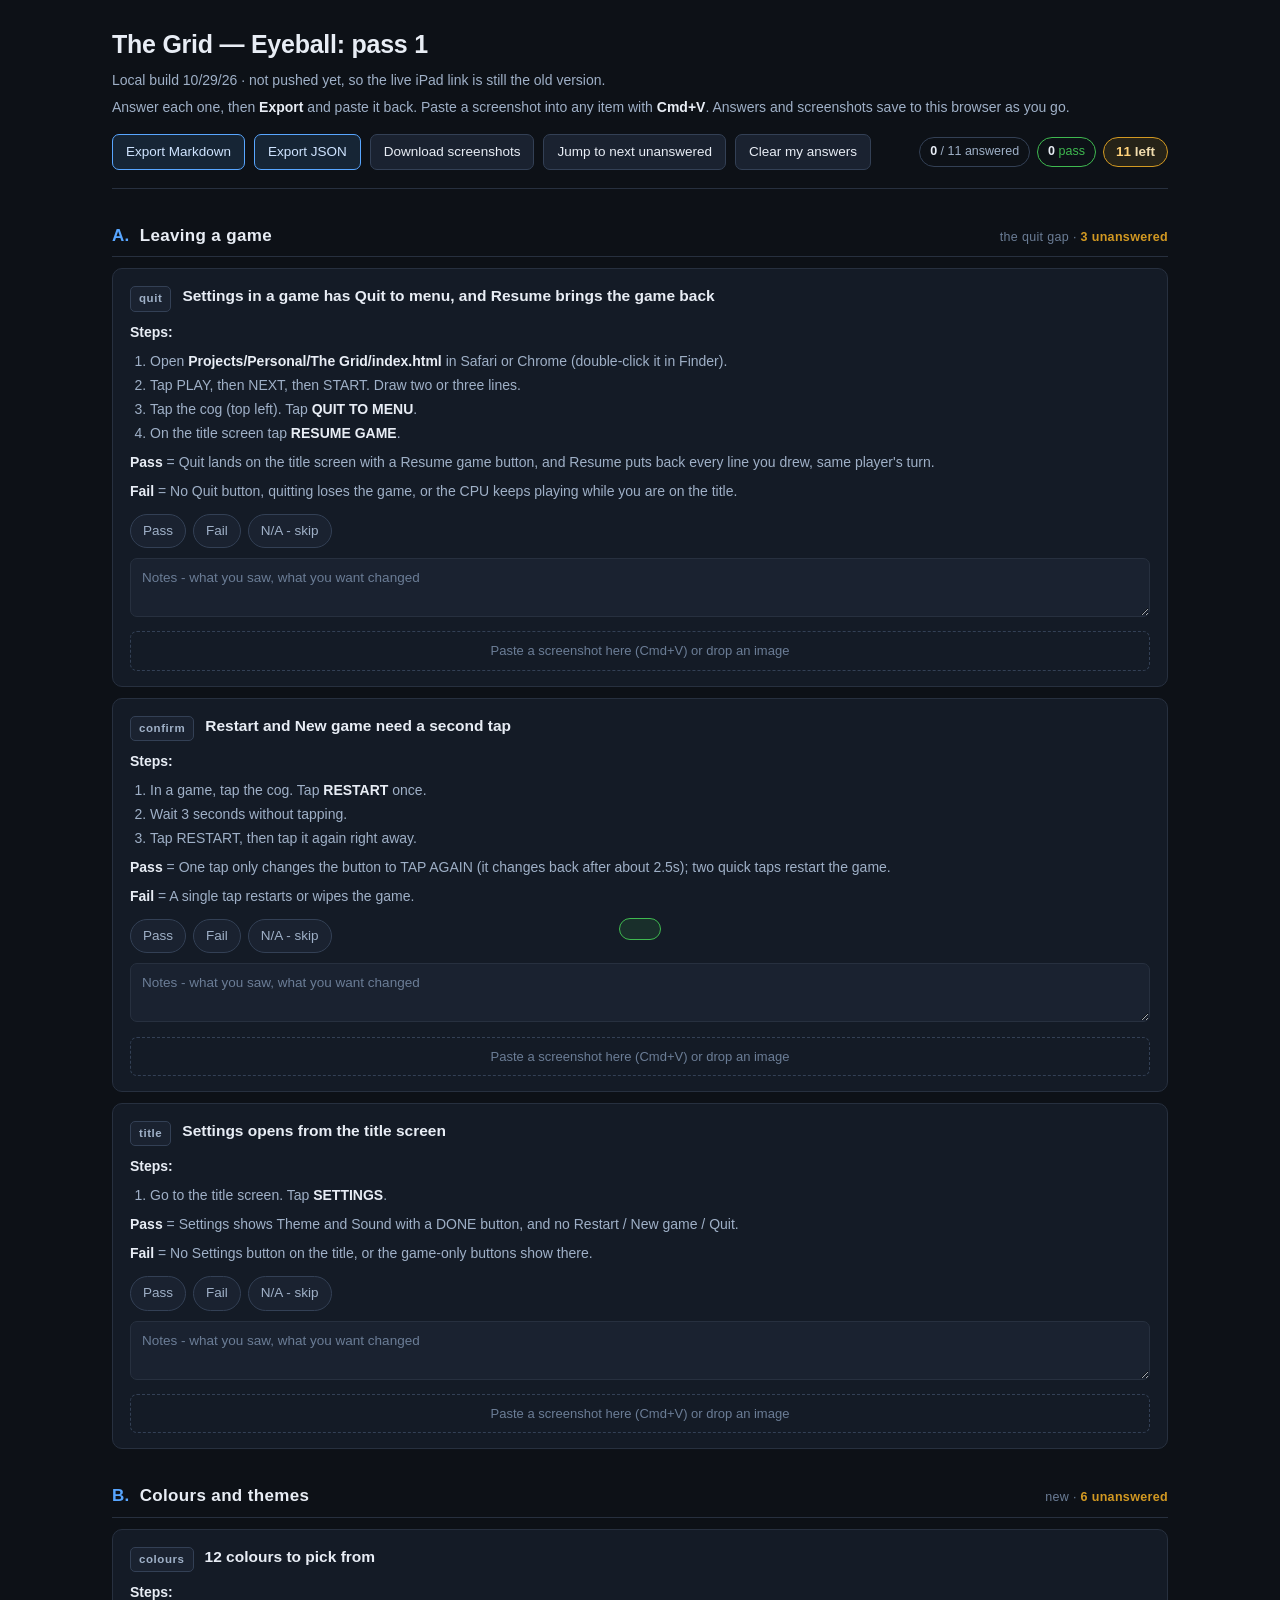
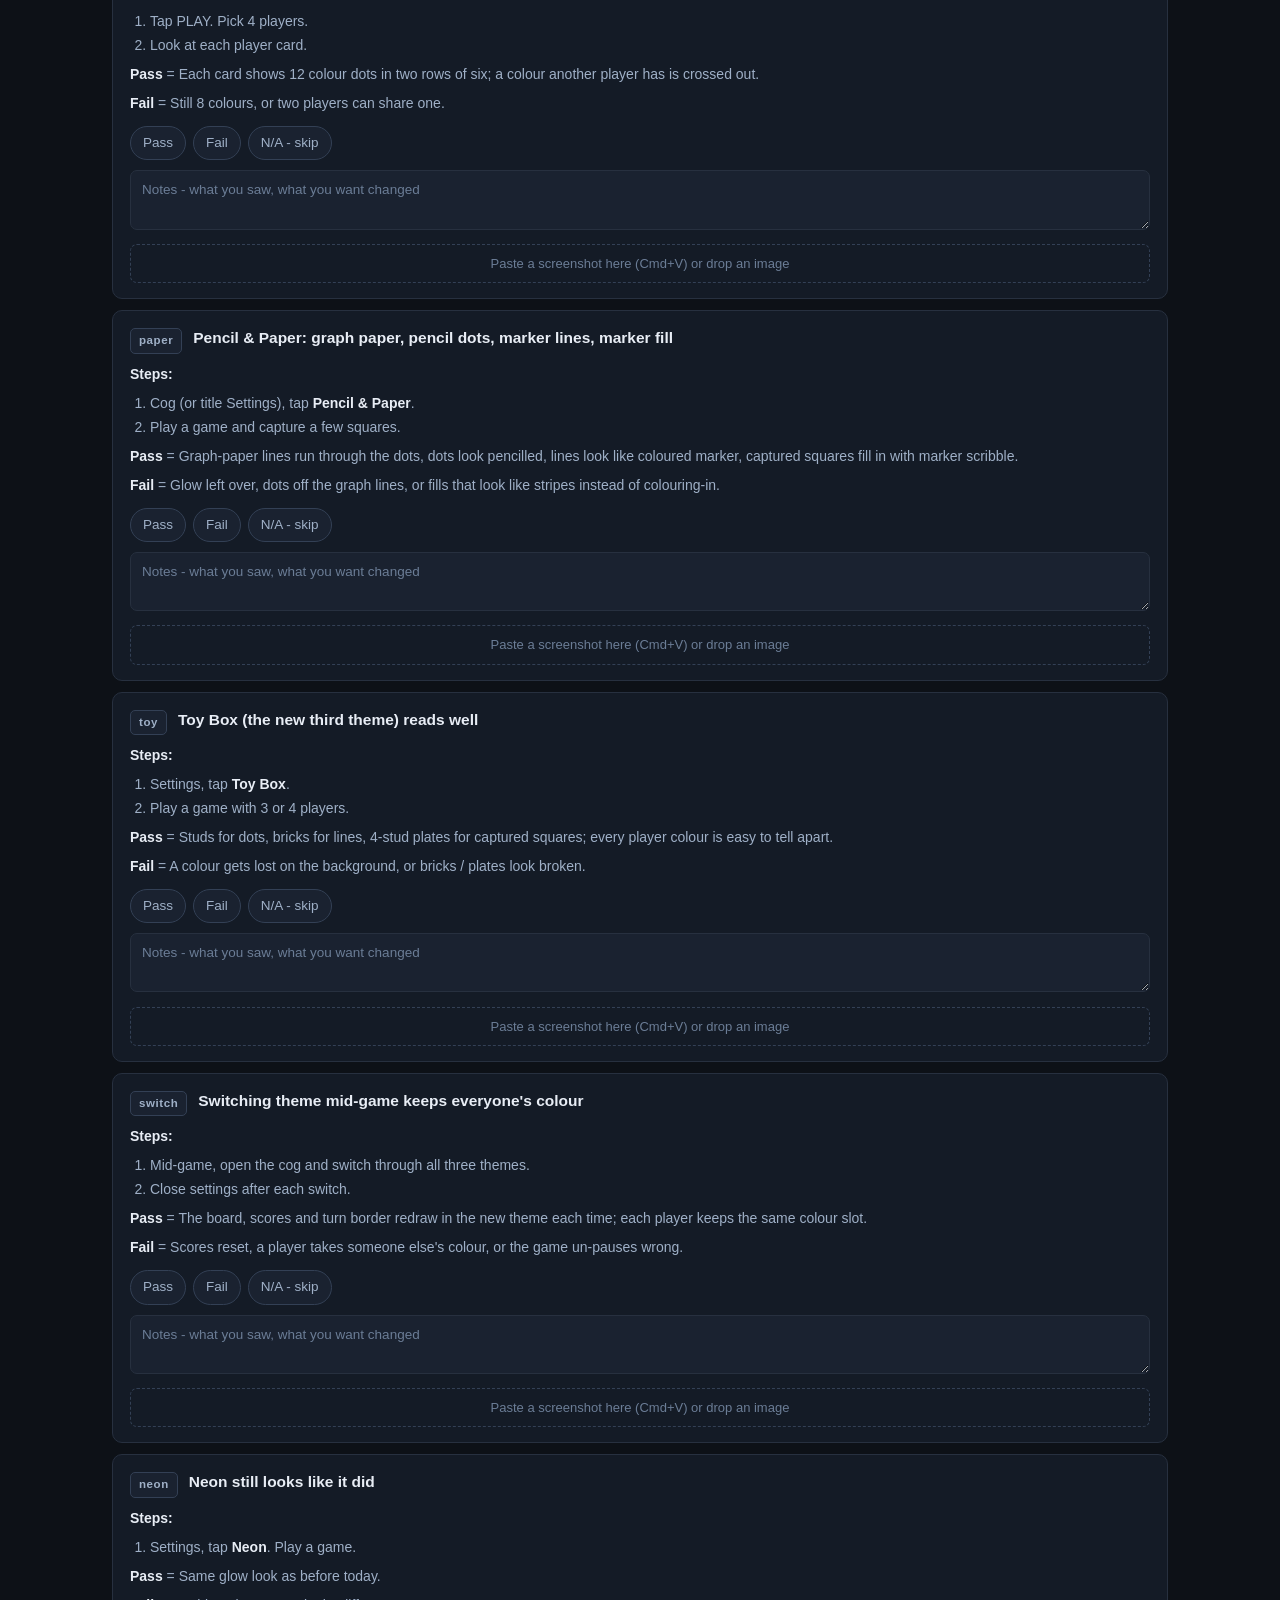
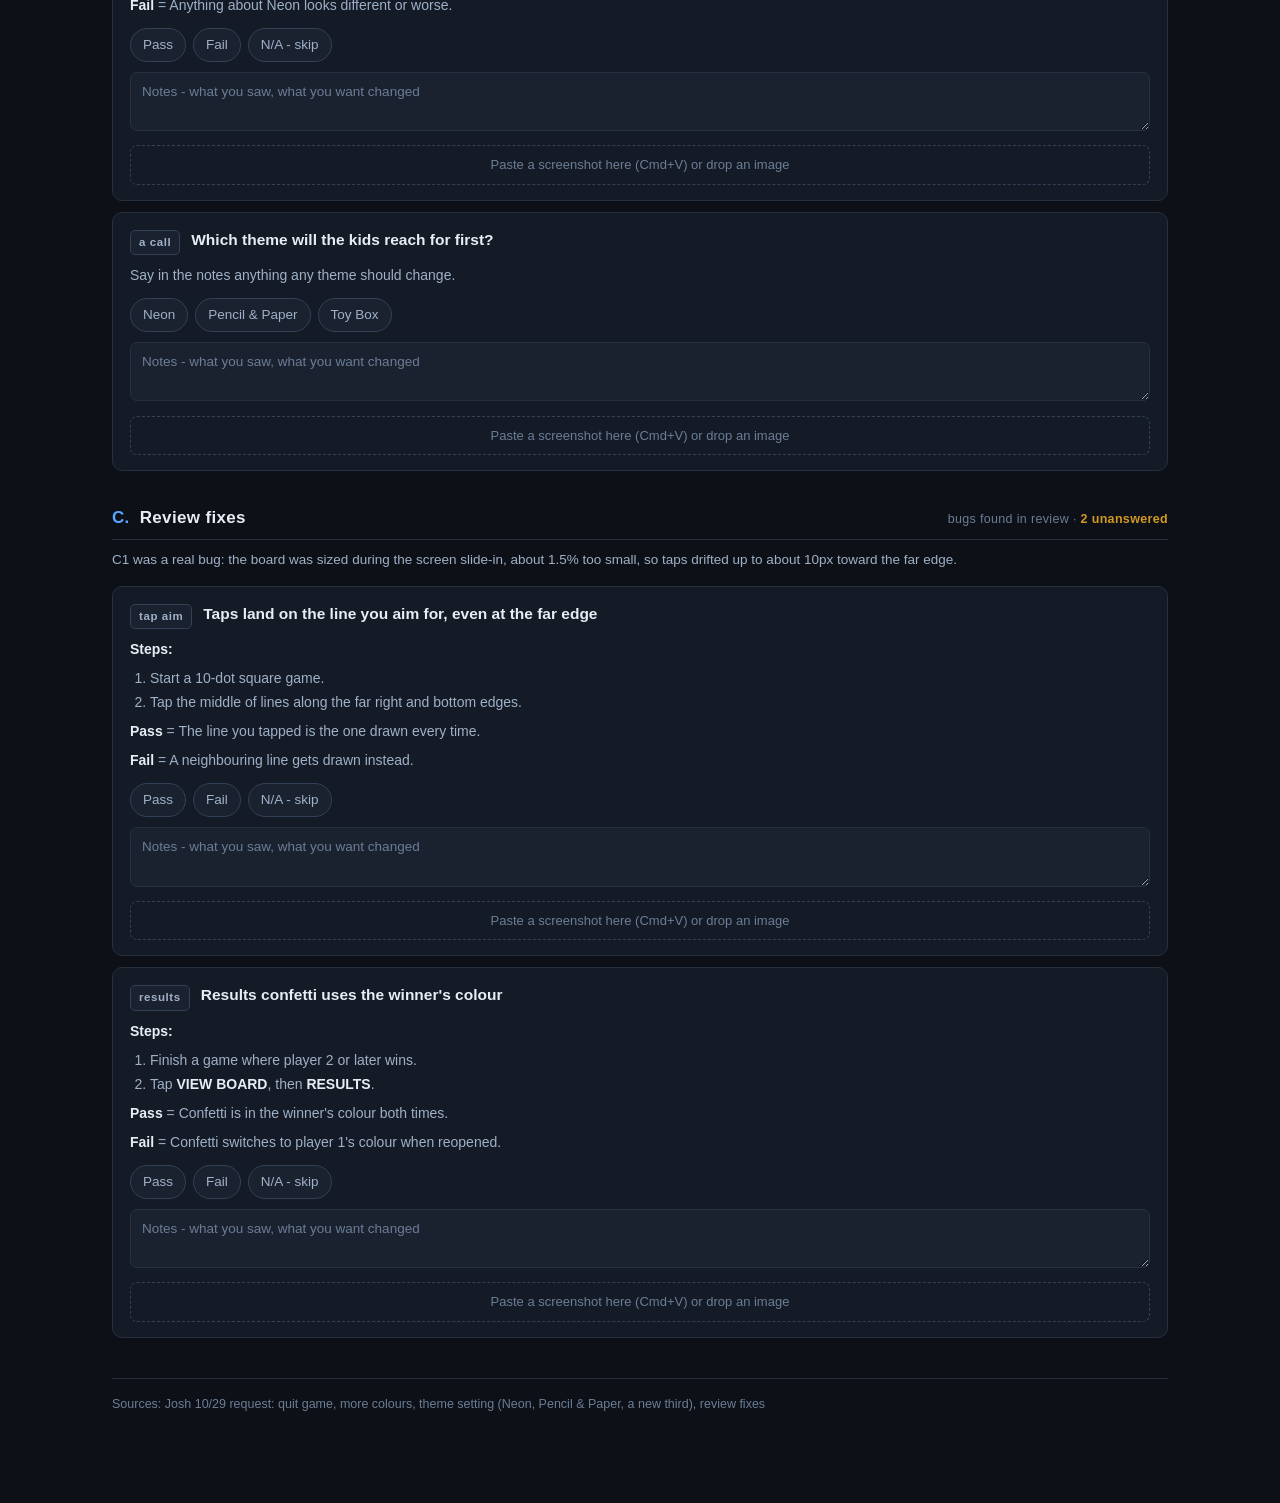
<file: Feedback/Eyeball Console - Pass 1 - 10.29.26.html>
<!DOCTYPE html>
<html lang="en">
<head>
<meta charset="utf-8">
<meta name="viewport" content="width=device-width, initial-scale=1">
<title>Eyeball Console</title>
<style>
:root{--bg:#0d1117;--panel:#141b26;--nested:#1a2230;--edge:#27303f;--edge-2:#334055;
--ink-1:#e8edf5;--ink-2:#9fb0c7;--ink-3:#6b7d96;--good:#3fb950;--good-bg:rgba(63,185,80,.13);
--warn:#d29922;--warn-bg:rgba(210,153,34,.13);--bad:#f85149;--bad-bg:rgba(248,81,73,.13);
--info:#58a6ff;--info-bg:rgba(88,166,255,.13);--r:10px;--r-s:7px}
*{box-sizing:border-box}
body{margin:0;background:var(--bg);color:var(--ink-1);font-family:-apple-system,BlinkMacSystemFont,"Segoe UI",Roboto,Helvetica,Arial,sans-serif;font-size:15.5px;line-height:1.5;-webkit-font-smoothing:antialiased}
.wrap{max-width:1100px;margin:0 auto;padding:26px 22px 90px}
header.top{margin:0}
h1{margin:0 0 6px;font-size:25px;letter-spacing:-.01em}
.sub{color:var(--ink-2);font-size:14px;margin:0}.sub b{color:var(--ink-1);font-weight:600}
.bar{display:flex;flex-wrap:wrap;gap:9px;align-items:center;margin:0 0 22px;padding:16px 0 18px;position:sticky;top:0;z-index:10;background:var(--bg);border-bottom:1px solid var(--edge)}
button{font:inherit;font-size:13.5px;cursor:pointer;border-radius:var(--r-s);border:1px solid var(--edge-2);background:var(--nested);color:var(--ink-1);padding:7px 13px;transition:border-color .12s,background .12s,color .12s}
button:hover{border-color:var(--info);color:#fff}
button.pri{background:var(--info-bg);border-color:var(--info);color:#cfe4ff}
.counts{margin-left:auto;display:flex;gap:7px;flex-wrap:wrap}
.cpill{font-size:12.5px;padding:4px 10px;border-radius:99px;border:1px solid var(--edge-2);color:var(--ink-2);white-space:nowrap}
.cpill b{color:var(--ink-1)}.cpill.g{border-color:var(--good);color:var(--good)}.cpill.r{border-color:var(--bad);color:var(--bad)}.cpill.o{border-color:var(--warn);color:var(--warn)}
.cpill.left{background:var(--warn-bg);font-size:13.5px;font-weight:700;padding:4px 12px;color:#f0dcae}.cpill.left b{color:#ffd27a}.cpill.left.g{background:var(--good-bg);color:#9ae6a6}
h2.sec{margin:34px 0 4px;font-size:17px;letter-spacing:.02em;padding-bottom:8px;border-bottom:1px solid var(--edge);display:flex;align-items:baseline;gap:10px}
h2.sec .n{color:var(--info)}h2.sec .meta{margin-left:auto;font-size:12.5px;color:var(--ink-3);font-weight:400}
p.secnote{color:var(--ink-2);font-size:13.5px;margin:10px 0 16px}
.item{background:var(--panel);border:1px solid var(--edge);border-radius:var(--r);padding:15px 17px;margin:11px 0;transition:border-color .12s}
.item.done{border-color:rgba(63,185,80,.42)}.item.fail{border-color:rgba(248,81,73,.45)}.item.attn{border-color:rgba(210,153,34,.42)}
.ih{display:flex;gap:11px;align-items:flex-start}
.tag{flex:none;font-size:11.5px;font-weight:700;letter-spacing:.05em;padding:3px 8px;border-radius:5px;background:var(--nested);border:1px solid var(--edge-2);color:var(--ink-2);margin-top:2px}
.it{font-weight:600;font-size:15.5px;margin:0;flex:1}
.body{margin:10px 0 0;color:var(--ink-2);font-size:14px}.body p{margin:0 0 8px}.body p:last-child{margin-bottom:0}
.body b{color:var(--ink-1)}.body code{background:var(--nested);border:1px solid var(--edge);border-radius:4px;padding:1px 5px;font-size:.9em;font-family:ui-monospace,SFMono-Regular,Menlo,monospace;color:#b8cdea}
.body ol,.body ul{margin:6px 0 8px;padding-left:20px}.body li{margin:3px 0}
.callout{border-left:3px solid var(--info);background:var(--info-bg);padding:9px 12px;border-radius:0 var(--r-s) var(--r-s) 0;margin:10px 0;font-size:13.5px;color:#cfe0f5}
.callout.warn{border-left-color:var(--warn);background:var(--warn-bg);color:#f0dcae}
.callout .lb{display:block;font-weight:700;letter-spacing:.05em;font-size:11.5px;text-transform:uppercase;margin-bottom:4px;opacity:.85}
.opts{display:flex;flex-wrap:wrap;gap:7px;margin:12px 0 0}
button.opt{display:inline-flex;align-items:center;gap:6px;font-size:13.5px;padding:6px 12px;border-radius:99px;border:1px solid var(--edge-2);background:var(--nested);color:var(--ink-2);cursor:pointer;transition:all .12s;user-select:none;font-family:inherit}
button.opt:hover{border-color:var(--ink-3);color:var(--ink-1)}
button.opt:focus-visible{outline:none;border-color:var(--info);box-shadow:0 0 0 3px var(--info-bg)}
button.opt.on{color:#fff}
button.opt.on[data-k="pass"]{background:var(--good-bg);border-color:var(--good);color:#9ae6a6}
button.opt.on[data-k="fail"]{background:var(--bad-bg);border-color:var(--bad);color:#f7a9a4}
button.opt.on[data-k="na"]{background:var(--nested);border-color:var(--ink-3);color:var(--ink-1)}
button.opt.on[data-k="a"],button.opt.on[data-k="b"],button.opt.on[data-k="c"]{background:var(--info-bg);border-color:var(--info);color:#cfe4ff}
textarea{width:100%;margin-top:10px;background:var(--nested);border:1px solid var(--edge);border-radius:var(--r-s);color:var(--ink-1);font:inherit;font-size:13.5px;padding:9px 11px;min-height:46px;resize:vertical;line-height:1.45}
textarea:focus{outline:none;border-color:var(--info)}textarea::placeholder{color:var(--ink-3)}
.spill{flex:none;font-size:11.5px;padding:3px 9px;border-radius:99px;border:1px solid var(--info);background:var(--info-bg);color:#cfe4ff;margin-top:2px;white-space:nowrap}.spill:empty{display:none}
.shotz{margin-top:8px;border:1px dashed var(--edge-2);border-radius:var(--r-s);padding:9px 12px;font-size:13px;color:var(--ink-3);text-align:center;cursor:pointer}
.shotz:focus,.shotz.over{outline:none;border-color:var(--info);color:var(--ink-1);background:var(--info-bg)}
.shots{display:flex;flex-wrap:wrap;gap:10px;margin-top:10px}.shots:empty{display:none}.shot{position:relative;margin:0}
.shot img{display:block;max-height:160px;max-width:100%;border:1px solid var(--edge-2);border-radius:var(--r-s);cursor:zoom-in}
.shot figcaption{font-size:11.5px;color:var(--ink-3);margin-top:3px}
button.shx{position:absolute;top:5px;right:5px;padding:0 7px;font-size:15px;line-height:21px;border-radius:99px;background:rgba(13,17,23,.85)}
dialog{border:1px solid var(--edge-2);border-radius:var(--r);background:var(--panel);color:var(--ink-1);max-width:900px;width:92vw;padding:0}
dialog::backdrop{background:rgba(0,0,0,.72)}
.dh{display:flex;align-items:center;gap:10px;padding:14px 18px;border-bottom:1px solid var(--edge)}.dh h3{margin:0;font-size:16px}.dh .sp{margin-left:auto;display:flex;gap:8px}
dialog textarea{margin:0;border:none;border-radius:0;min-height:56vh;font-family:ui-monospace,SFMono-Regular,Menlo,monospace;font-size:12.5px}
#dlgImg{max-width:1400px}#dlgImg .ib{padding:12px;background:var(--bg)}#dlgImg img{display:block;max-width:100%;max-height:78vh;margin:0 auto}
.toast{position:fixed;bottom:22px;left:50%;transform:translateX(-50%) translateY(calc(100% + 40px));background:var(--good-bg);border:1px solid var(--good);color:#9ae6a6;padding:10px 20px;border-radius:99px;font-size:13.5px;transition:transform .22s ease;z-index:99}
.toast.up{transform:translateX(-50%) translateY(0)}.toast{width:max-content;max-width:92vw;text-align:center}
footer{margin-top:40px;padding-top:16px;border-top:1px solid var(--edge);color:var(--ink-3);font-size:12.5px}
</style>
</head>
<body>
<div class="wrap">
<header class="top">
  <h1 id="hTitle">Eyeball</h1>
  <p class="sub" id="hSub"></p>
  <p class="sub" style="margin-top:6px">Answer each one, then <b>Export</b> and paste it back. Paste a screenshot into any item with <b>Cmd+V</b>. Answers and screenshots save to this browser as you go.</p>
</header>
<div class="bar" id="bar">
  <button class="pri" id="bMd">Export Markdown</button>
  <button class="pri" id="bJson">Export JSON</button>
  <button id="bShots">Download screenshots</button>
  <button id="bNext">Jump to next unanswered</button>
  <button id="bReset">Clear my answers</button>
  <div class="counts" id="counts"></div>
</div>
<div id="app"></div>
<footer id="hFoot"></footer>
</div>
<dialog id="dlg"><div class="dh"><h3 id="dlgT">Export</h3><div class="sp"><button class="pri" id="bCopy">Copy to clipboard</button><button id="bDl">Download</button><button id="bClose">Close</button></div></div><textarea id="dlgX" spellcheck="false"></textarea></dialog>
<dialog id="dlgImg"><div class="dh"><h3 id="imgT">Screenshot</h3><div class="sp"><button id="bImgClose">Close</button></div></div><div class="ib"><img id="imgBig" alt=""></div></dialog>
<div class="toast" id="toast"></div>

<script>
/* EYEBALL CONSOLE TEMPLATE (from GP Project Financials pass 81, 9/24/26).
   Copy into the project's Feedback/ as "Eyeball Console - Pass <N> - <M.DD.YY>.html",
   then edit ONLY this CFG block and SECTIONS. Keep the file 100% ASCII (entities in text).
   Each item: id, tag (short chip), t (the check, one line), opts (PF or custom pairs), body (numbered steps in
   test order + Pass = exactly what he should see + Fail = what would prove the defect). Items in the order to test.
   Standing rule (umbrella CLAUDE.md, Eyeball Passes): every eyeball pass gets one of these; the export is pasted back.
   Built in, nothing to fill (10/20/26): the sticky progress bar, and screenshots on every item (paste / drop, stored in
   S[id].shots, named "Eyeball Shot - Pass <N> - <itemId> - <n>.jpg" in the export, saved by Download screenshots). */
var CFG={
 project:'The Grid',
 pass:'1',
 pageState:'local build 10/29/26, not pushed (the live iPad link is still the 9/29 version)',
 sub:'Local build 10/29/26 &middot; not pushed yet, so the live iPad link is still the old version.',
 sources:'Josh 10/29 request: quit game, more colours, theme setting (Neon, Pencil &amp; Paper, a new third), review fixes'
};
var PF=[['pass','Pass'],['fail','Fail'],['na','N/A - skip']];
var OPEN='<li>Open <b>Projects/Personal/The Grid/index.html</b> in Safari or Chrome (double-click it in Finder).</li>';
var SECTIONS=[
{id:'A',title:'Leaving a game',meta:'the quit gap',
 items:[
 {id:'A1',tag:'quit',t:'Settings in a game has Quit to menu, and Resume brings the game back',opts:PF,
  body:'<p><b>Steps:</b></p><ol>'+OPEN+'<li>Tap PLAY, then NEXT, then START. Draw two or three lines.</li><li>Tap the cog (top left). Tap <b>QUIT TO MENU</b>.</li><li>On the title screen tap <b>RESUME GAME</b>.</li></ol><p><b>Pass</b> = Quit lands on the title screen with a Resume game button, and Resume puts back every line you drew, same player&#39;s turn.</p><p><b>Fail</b> = No Quit button, quitting loses the game, or the CPU keeps playing while you are on the title.</p>'},
 {id:'A2',tag:'confirm',t:'Restart and New game need a second tap',opts:PF,
  body:'<p><b>Steps:</b></p><ol><li>In a game, tap the cog. Tap <b>RESTART</b> once.</li><li>Wait 3 seconds without tapping.</li><li>Tap RESTART, then tap it again right away.</li></ol><p><b>Pass</b> = One tap only changes the button to TAP AGAIN (it changes back after about 2.5s); two quick taps restart the game.</p><p><b>Fail</b> = A single tap restarts or wipes the game.</p>'},
 {id:'A3',tag:'title',t:'Settings opens from the title screen',opts:PF,
  body:'<p><b>Steps:</b></p><ol><li>Go to the title screen. Tap <b>SETTINGS</b>.</li></ol><p><b>Pass</b> = Settings shows Theme and Sound with a DONE button, and no Restart / New game / Quit.</p><p><b>Fail</b> = No Settings button on the title, or the game-only buttons show there.</p>'}
 ]},
{id:'B',title:'Colours and themes',meta:'new',
 items:[
 {id:'B1',tag:'colours',t:'12 colours to pick from',opts:PF,
  body:'<p><b>Steps:</b></p><ol><li>Tap PLAY. Pick 4 players.</li><li>Look at each player card.</li></ol><p><b>Pass</b> = Each card shows 12 colour dots in two rows of six; a colour another player has is crossed out.</p><p><b>Fail</b> = Still 8 colours, or two players can share one.</p>'},
 {id:'B2',tag:'paper',t:'Pencil &amp; Paper: graph paper, pencil dots, marker lines, marker fill',opts:PF,
  body:'<p><b>Steps:</b></p><ol><li>Cog (or title Settings), tap <b>Pencil &amp; Paper</b>.</li><li>Play a game and capture a few squares.</li></ol><p><b>Pass</b> = Graph-paper lines run through the dots, dots look pencilled, lines look like coloured marker, captured squares fill in with marker scribble.</p><p><b>Fail</b> = Glow left over, dots off the graph lines, or fills that look like stripes instead of colouring-in.</p>'},
 {id:'B3',tag:'toy',t:'Toy Box (the new third theme) reads well',opts:PF,
  body:'<p><b>Steps:</b></p><ol><li>Settings, tap <b>Toy Box</b>.</li><li>Play a game with 3 or 4 players.</li></ol><p><b>Pass</b> = Studs for dots, bricks for lines, 4-stud plates for captured squares; every player colour is easy to tell apart.</p><p><b>Fail</b> = A colour gets lost on the background, or bricks / plates look broken.</p>'},
 {id:'B4',tag:'switch',t:'Switching theme mid-game keeps everyone&#39;s colour',opts:PF,
  body:'<p><b>Steps:</b></p><ol><li>Mid-game, open the cog and switch through all three themes.</li><li>Close settings after each switch.</li></ol><p><b>Pass</b> = The board, scores and turn border redraw in the new theme each time; each player keeps the same colour slot.</p><p><b>Fail</b> = Scores reset, a player takes someone else&#39;s colour, or the game un-pauses wrong.</p>'},
 {id:'B5',tag:'neon',t:'Neon still looks like it did',opts:PF,
  body:'<p><b>Steps:</b></p><ol><li>Settings, tap <b>Neon</b>. Play a game.</li></ol><p><b>Pass</b> = Same glow look as before today.</p><p><b>Fail</b> = Anything about Neon looks different or worse.</p>'},
 {id:'B6',tag:'a call',t:'Which theme will the kids reach for first?',opts:[['neon','Neon'],['paper','Pencil &amp; Paper'],['toy','Toy Box']],
  body:'<p>Say in the notes anything any theme should change.</p>'}
 ]},
{id:'C',title:'Review fixes',meta:'bugs found in review',
 note:'C1 was a real bug: the board was sized during the screen slide-in, about 1.5% too small, so taps drifted up to about 10px toward the far edge.',
 items:[
 {id:'C1',tag:'tap aim',t:'Taps land on the line you aim for, even at the far edge',opts:PF,
  body:'<p><b>Steps:</b></p><ol><li>Start a 10-dot square game.</li><li>Tap the middle of lines along the far right and bottom edges.</li></ol><p><b>Pass</b> = The line you tapped is the one drawn every time.</p><p><b>Fail</b> = A neighbouring line gets drawn instead.</p>'},
 {id:'C2',tag:'results',t:'Results confetti uses the winner&#39;s colour',opts:PF,
  body:'<p><b>Steps:</b></p><ol><li>Finish a game where player 2 or later wins.</li><li>Tap <b>VIEW BOARD</b>, then <b>RESULTS</b>.</li></ol><p><b>Pass</b> = Confetti is in the winner&#39;s colour both times.</p><p><b>Fail</b> = Confetti switches to player 1&#39;s colour when reopened.</p>'}
 ]}
];
document.title=CFG.project+' - Eyeball: pass '+CFG.pass;
document.getElementById('hTitle').innerHTML=CFG.project+' &mdash; Eyeball: pass '+CFG.pass;
document.getElementById('hSub').innerHTML=CFG.sub;
document.getElementById('hFoot').innerHTML='Sources: '+CFG.sources;
function today(){var d=new Date(),p=function(n){return(n<10?'0':'')+n};return d.getFullYear()+'-'+p(d.getMonth()+1)+'-'+p(d.getDate())}
var KEY=CFG.project.toLowerCase().replace(/[^a-z0-9]+/g,'-')+'-eyeball-pass-'+CFG.pass;var S={};try{S=JSON.parse(localStorage.getItem(KEY)||'{}')}catch(e){}
SECTIONS.forEach(function(s){s.items.forEach(function(i){if(!S[i.id])S[i.id]={st:'',note:''}})});
function save(){try{localStorage.setItem(KEY,JSON.stringify(S));return true}catch(e){if(e&&(e.name==='QuotaExceededError'||e.name==='NS_ERROR_DOM_QUOTA_REACHED'||e.code===22))toast('Browser storage is full - download your screenshots, then remove some',6000);return false}}
function esc(s){return String(s).replace(/[&<>"]/g,function(c){return{'&':'&amp;','<':'&lt;','>':'&gt;','"':'&quot;'}[c]})}
function cls(id){var st=S[id].st;if(st==='pass')return'item done';if(st==='fail')return'item fail';if(st&&st!=='na')return'item attn';return'item'}
function meta(sec){var op=sec.items.filter(function(i){return!S[i.id].st}).length;return sec.meta+(op?' &middot; <b style="color:#d29922">'+op+' unanswered</b>':' &middot; complete')}
function render(){var h='';SECTIONS.forEach(function(sec){h+='<h2 class="sec" id="sec-'+sec.id+'"><span class="n">'+sec.id+'.</span> '+sec.title+'<span class="meta">'+meta(sec)+'</span></h2>';if(sec.note)h+='<p class="secnote">'+sec.note+'</p>';
 sec.items.forEach(function(it){h+='<div class="'+cls(it.id)+'" id="it-'+it.id+'" data-id="'+it.id+'"><div class="ih"><span class="tag">'+it.tag+'</span><p class="it">'+it.t+'</p><span class="spill" id="sp-'+it.id+'">'+spillTxt(it.id)+'</span></div><div class="body">'+it.body+'</div><div class="opts">';
  it.opts.forEach(function(o){var on=S[it.id].st===o[0];h+='<button type="button" class="opt'+(on?' on':'')+'" data-k="'+o[0]+'" aria-pressed="'+on+'">'+o[1]+'</button>'});
  h+='</div><textarea placeholder="Notes - what you saw, what you want changed" data-note="'+it.id+'">'+esc(S[it.id].note)+'</textarea><div class="shotz" tabindex="0" data-zone="'+it.id+'">Paste a screenshot here (Cmd+V) or drop an image</div><div class="shots" id="sh-'+it.id+'">'+shotsHtml(it.id)+'</div></div>'})});
 document.getElementById('app').innerHTML=h;counts()}
function counts(){var t=0,a=0,p=0,f=0;SECTIONS.forEach(function(s){s.items.forEach(function(i){t++;var st=S[i.id].st;if(st)a++;if(st==='pass')p++;if(st==='fail')f++})});
 document.getElementById('counts').innerHTML='<span class="cpill"><b>'+a+'</b> / '+t+' answered</span><span class="cpill g"><b>'+p+'</b> pass</span>'+(f?'<span class="cpill r"><b>'+f+'</b> fail</span>':'')+(t-a?'<span class="cpill o left"><b>'+(t-a)+'</b> left</span>':'<span class="cpill g left">none left</span>')}
document.getElementById('app').addEventListener('click',function(e){var b=e.target.closest('button.opt');if(!b)return;var box=b.closest('.item'),id=box.dataset.id,k=b.dataset.k;S[id].st=(S[id].st===k)?'':k;save();
 box.querySelectorAll('button.opt').forEach(function(l){var on=l.dataset.k===S[id].st;l.classList.toggle('on',on);l.setAttribute('aria-pressed',on?'true':'false')});box.className=cls(id);counts();
 var sec=SECTIONS.filter(function(s){return s.items.some(function(i){return i.id===id})})[0];document.querySelector('#sec-'+sec.id+' .meta').innerHTML=meta(sec)});
document.getElementById('app').addEventListener('input',function(e){var id=e.target.dataset.note;if(!id)return;S[id].note=e.target.value;save()});
/* Screenshots: S[id].shots=[{n,d,w,h,at}], S[id].shotN = the last n issued (never reused after a remove). */
function shotsOf(id){return S[id].shots||[]}
function shotName(id,n){return 'Eyeball Shot - Pass '+CFG.pass+' - '+id+' - '+n+'.jpg'}
function spillTxt(id){var n=shotsOf(id).length;return n?n+(n===1?' shot':' shots'):''}
function shotsHtml(id){return shotsOf(id).map(function(s){return '<figure class="shot"><img src="'+s.d+'" alt="'+esc(shotName(id,s.n))+'" title="Click to enlarge" data-big="'+s.n+'"><button type="button" class="shx" data-rm="'+s.n+'" title="Remove screenshot '+s.n+'">&times;</button><figcaption>#'+s.n+' &middot; '+s.w+' &times; '+s.h+'</figcaption></figure>'}).join('')}
function paintShots(id){document.getElementById('sh-'+id).innerHTML=shotsHtml(id);document.getElementById('sp-'+id).textContent=spillTxt(id)}
function hasFiles(dt){return !!(dt&&dt.types&&[].indexOf.call(dt.types,'Files')>=0)}
function imgFiles(dt){if(!dt)return[];var f=[].slice.call(dt.files||[]).filter(function(x){return/^image\//.test(x.type)});
 if(!f.length)[].slice.call(dt.items||[]).forEach(function(i){if(i.kind==='file'&&/^image\//.test(i.type)){var g=i.getAsFile();if(g)f.push(g)}});return f}
function shrink(file){return new Promise(function(ok,no){var u=URL.createObjectURL(file),im=new Image();im.onerror=function(){URL.revokeObjectURL(u);no()};
 im.onload=function(){var k=Math.min(1,1600/Math.max(im.naturalWidth,im.naturalHeight)),w=Math.round(im.naturalWidth*k),h=Math.round(im.naturalHeight*k),c=document.createElement('canvas'),x=c.getContext('2d');
  c.width=w;c.height=h;x.fillStyle='#fff';x.fillRect(0,0,w,h);x.drawImage(im,0,0,w,h);URL.revokeObjectURL(u);ok({d:c.toDataURL('image/jpeg',0.85),w:w,h:h})};im.src=u})}
function addShots(id,files){return files.reduce(function(p,f){return p.then(function(){return shrink(f).then(function(r){var o=S[id],n=Math.max(o.shotN||0,shotsOf(id).reduce(function(m,s){return Math.max(m,s.n)},0))+1;
 o.shotN=n;o.shots=shotsOf(id).concat([{n:n,d:r.d,w:r.w,h:r.h,at:new Date().toISOString()}]);paintShots(id);if(save())toast('Screenshot '+n+' added to '+id)},function(){toast('That image could not be read')})})},Promise.resolve())}
function onPaste(e){var box=e.target.closest&&e.target.closest('.item'),cd=e.clipboardData;if(!box)return;var f=imgFiles(cd);if(!f.length)return;
 if(!(cd.types&&[].indexOf.call(cd.types,'text/plain')>=0))e.preventDefault();return addShots(box.dataset.id,f)}
var app=document.getElementById('app'),dlgImg=document.getElementById('dlgImg');
app.addEventListener('paste',onPaste);
app.addEventListener('dragover',function(e){var z=e.target.closest('.shotz');if(!z||!hasFiles(e.dataTransfer))return;e.preventDefault();z.classList.add('over')});
app.addEventListener('dragleave',function(e){var z=e.target.closest('.shotz');if(z&&!z.contains(e.relatedTarget))z.classList.remove('over')});
app.addEventListener('drop',function(e){var z=e.target.closest('.shotz');if(!z)return;e.preventDefault();z.classList.remove('over');var f=imgFiles(e.dataTransfer);if(f.length)addShots(z.dataset.zone,f);else toast('Drop an image file (PNG or JPEG)')});
window.addEventListener('dragover',function(e){if(hasFiles(e.dataTransfer))e.preventDefault()});window.addEventListener('drop',function(e){if(hasFiles(e.dataTransfer))e.preventDefault()});
app.addEventListener('click',function(e){var box=e.target.closest('.item');if(!box)return;var id=box.dataset.id,rm=e.target.closest('[data-rm]'),bg=e.target.closest('[data-big]');
 if(rm){var n=+rm.dataset.rm;if(!confirm('Remove screenshot '+n+' from '+id+'?'))return;S[id].shots=shotsOf(id).filter(function(s){return s.n!==n});save();paintShots(id);return}
 if(bg){var s=shotsOf(id).filter(function(x){return x.n===+bg.dataset.big})[0];if(!s)return;document.getElementById('imgT').textContent=shotName(id,s.n);document.getElementById('imgBig').src=s.d;dlgImg.showModal()}});
document.getElementById('bImgClose').onclick=function(){dlgImg.close()};
function blobOf(d){var b=atob(d.split(',')[1]),a=new Uint8Array(b.length);for(var i=0;i<b.length;i++)a[i]=b.charCodeAt(i);return new Blob([a],{type:'image/jpeg'})}
document.getElementById('bShots').onclick=function(){var all=[],asked=true;SECTIONS.forEach(function(s){s.items.forEach(function(i){shotsOf(i.id).forEach(function(x){all.push([shotName(i.id,x.n),x.d])})})});
 if(!all.length){toast('No screenshots yet - paste one into an item first');return}
 if(all.length>1)try{asked=localStorage.getItem('eyeball-multi-dl-asked')==='1';localStorage.setItem('eyeball-multi-dl-asked','1')}catch(e){}
 all.forEach(function(x,i){setTimeout(function(){var u=URL.createObjectURL(blobOf(x[1])),a=document.createElement('a');a.href=u;a.download=x[0];document.body.appendChild(a);a.click();a.remove();setTimeout(function(){URL.revokeObjectURL(u)},1500)},i*400)});
 toast(all.length+' screenshot'+(all.length===1?'':'s')+' downloaded - drop them in the project\'s Feedback/Eyeball/ folder so Claude can read them'+(asked?'':'. Chrome may ask once to allow multiple downloads - click Allow'),7000)};
function label(it,k){var o=it.opts.filter(function(x){return x[0]===k})[0];return o?o[1]:'(unanswered)'}
function strip(s){var d=document.createElement('div');d.innerHTML=s;return d.textContent.trim()}
function toMd(){var d=today(),o=['# '+CFG.project+' - eyeball: pass '+CFG.pass+', '+d,'','Paste this back to Claude as-is.',''];
 SECTIONS.forEach(function(sec){o.push('## '+sec.id+'. '+strip(sec.title));o.push('');sec.items.forEach(function(it){var st=S[it.id].st,n=S[it.id].note.trim();o.push('- **'+it.id+'** ['+it.tag+'] '+strip(it.t));o.push('  - **Answer:** '+(st?strip(label(it,st)):'UNANSWERED'));if(n)o.push('  - **Notes:** '+n.replace(/\n+/g,' '));var sh=shotsOf(it.id);if(sh.length)o.push('  - **Screenshots:** '+sh.map(function(x){return shotName(it.id,x.n)}).join(', '))});o.push('')});
 var open=[];SECTIONS.forEach(function(s){s.items.forEach(function(i){if(!S[i.id].st)open.push(i.id)})});o.push('## Still unanswered');o.push('');o.push(open.length?open.join(', '):'None - everything answered.');return o.join('\n')}
function toJson(){var o={project:CFG.project,reviewer:'Josh',date:today(),page_state:CFG.pageState,sections:[]};
 SECTIONS.forEach(function(sec){var s={id:sec.id,title:strip(sec.title),items:[]};sec.items.forEach(function(it){s.items.push({id:it.id,tag:it.tag,item:strip(it.t),answer:S[it.id].st||null,answer_label:S[it.id].st?strip(label(it,S[it.id].st)):null,notes:S[it.id].note.trim()||null,screenshots:shotsOf(it.id).map(function(x){return shotName(it.id,x.n)})})});o.sections.push(s)});
 o.unanswered=[];SECTIONS.forEach(function(s){s.items.forEach(function(i){if(!S[i.id].st)o.unanswered.push(i.id)})});return JSON.stringify(o,null,2)}
var dlg=document.getElementById('dlg'),dx=document.getElementById('dlgX'),curName='eyeball.md';
function show(title,text,name){document.getElementById('dlgT').textContent=title;dx.value=text;curName=name;dlg.showModal();try{dx.focus();dx.setSelectionRange(0,dx.value.length)}catch(e){}}
document.getElementById('bMd').onclick=function(){show('Markdown - copy and paste back to Claude',toMd(),CFG.project.toLowerCase().replace(/[^a-z0-9]+/g,'-')+'-eyeball-'+today()+'.md')};
document.getElementById('bJson').onclick=function(){show('JSON - copy and paste back to Claude',toJson(),CFG.project.toLowerCase().replace(/[^a-z0-9]+/g,'-')+'-eyeball-'+today()+'.json')};
document.getElementById('bClose').onclick=function(){dlg.close()};
document.getElementById('bCopy').onclick=function(){copy(dx.value,'Copied - paste it straight back to Claude')};
document.getElementById('bDl').onclick=function(){var b=new Blob([dx.value],{type:'text/plain'}),u=URL.createObjectURL(b),a=document.createElement('a');a.href=u;a.download=curName;a.click();URL.revokeObjectURL(u);toast('Downloaded')};
document.getElementById('bReset').onclick=function(){if(!confirm('Clear every answer, note and screenshot?'))return;S={};SECTIONS.forEach(function(sec){sec.items.forEach(function(it){S[it.id]={st:'',note:''}})});save();render()};
document.getElementById('bNext').onclick=function(){var nx=null;SECTIONS.forEach(function(s){s.items.forEach(function(i){if(!nx&&!S[i.id].st)nx=i.id})});if(!nx){toast('Everything is answered');return}var el=document.getElementById('it-'+nx);el.scrollIntoView({behavior:'smooth',block:'center'});el.style.transition='none';el.style.borderColor='#58a6ff';setTimeout(function(){el.style.transition='border-color .8s';el.style.borderColor=''},700)};
function copy(t,msg){if(navigator.clipboard&&navigator.clipboard.writeText){navigator.clipboard.writeText(t).then(function(){toast(msg)},function(){toast('Text is selected - press Cmd+C')})}else toast('Text is selected - press Cmd+C')}
var tt=document.getElementById('toast'),tmr;function toast(m,ms){tt.textContent=m;tt.classList.add('up');clearTimeout(tmr);tmr=setTimeout(function(){tt.classList.remove('up')},ms||2200)}
render();
</script>
</body>
</html>
</file>
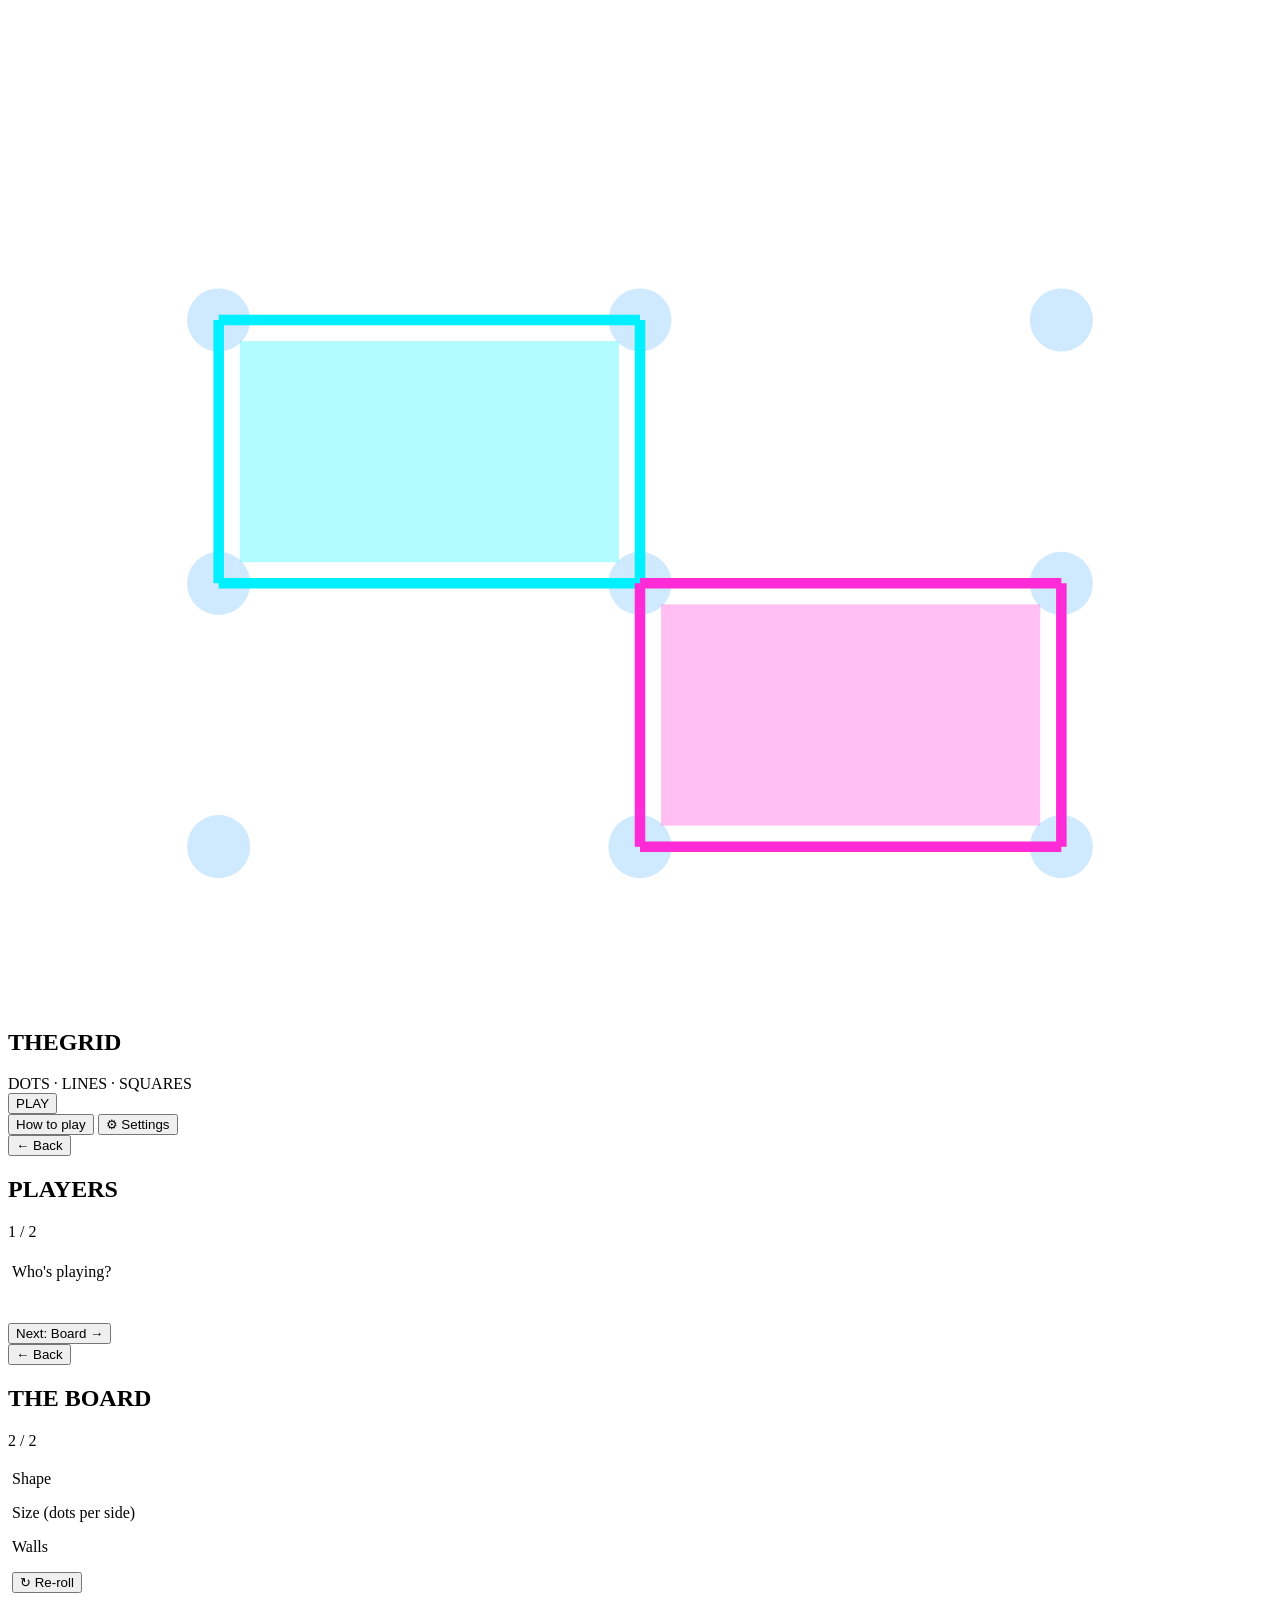
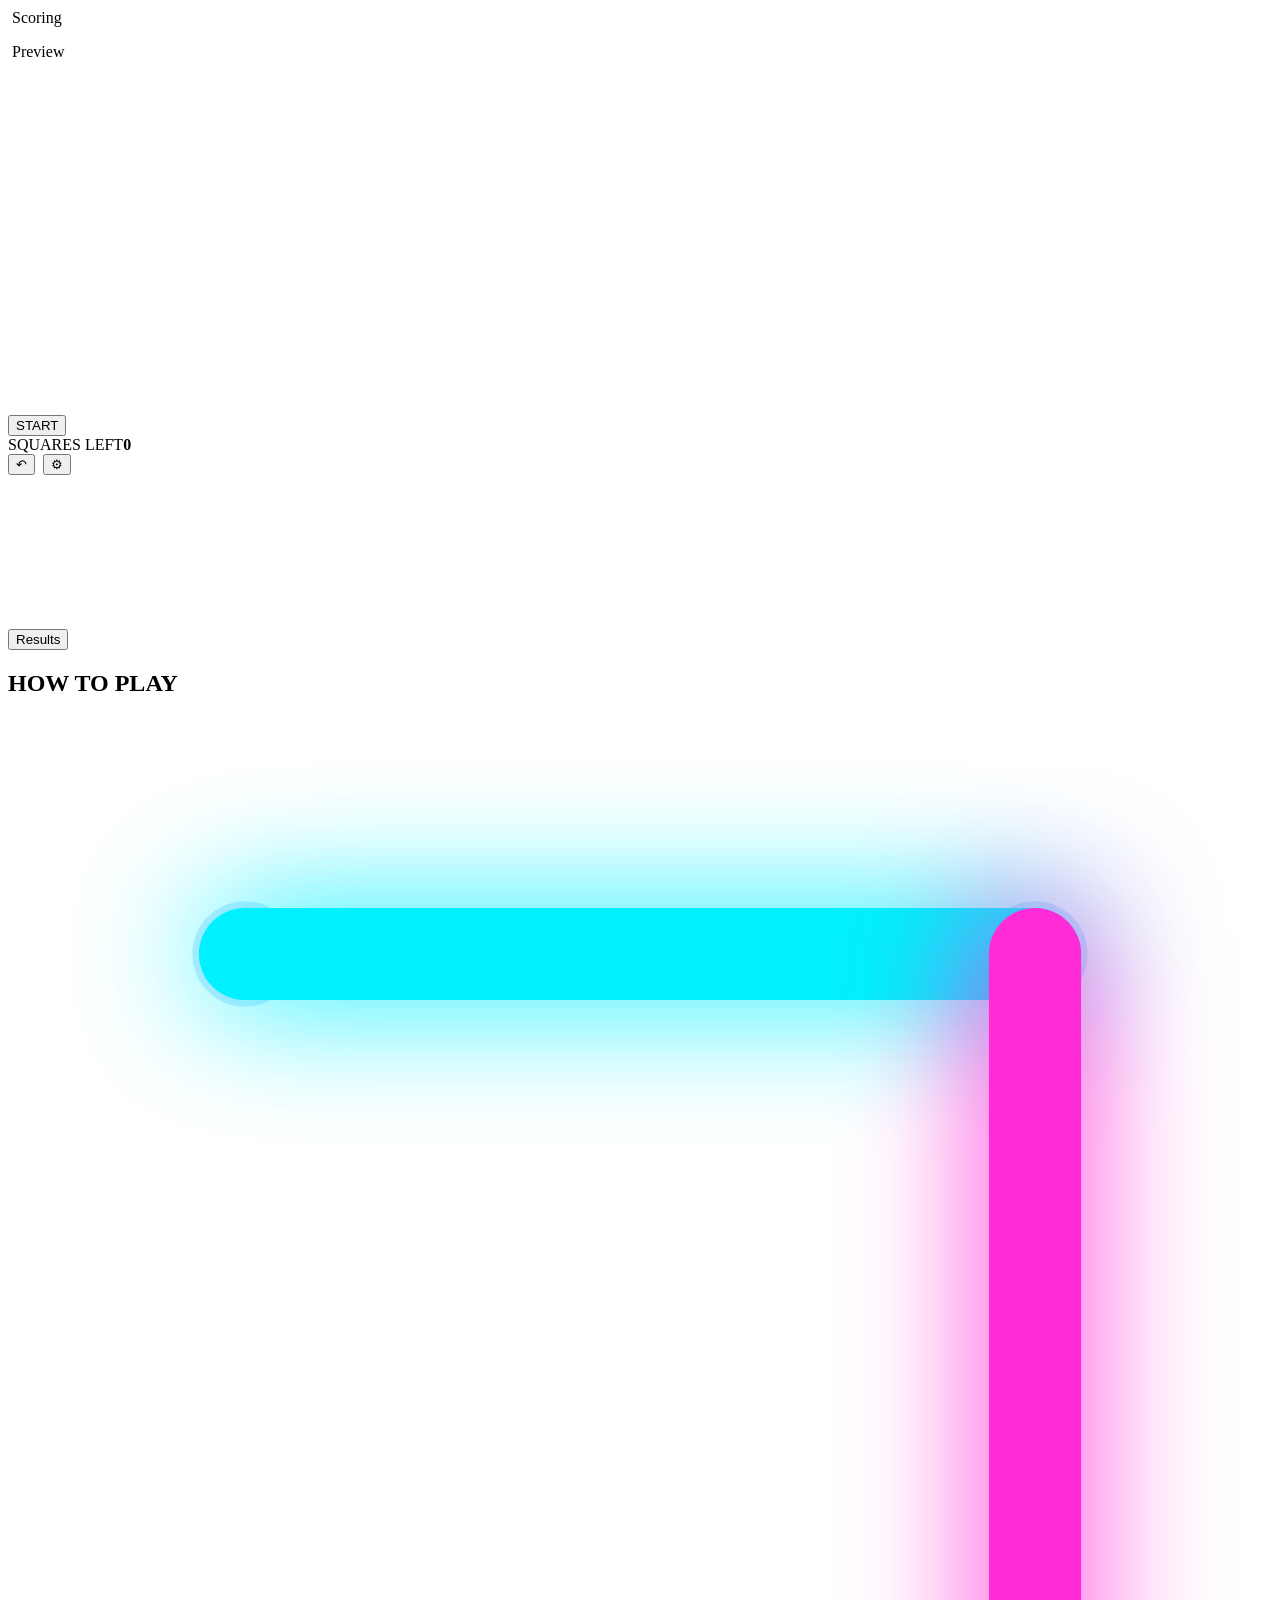
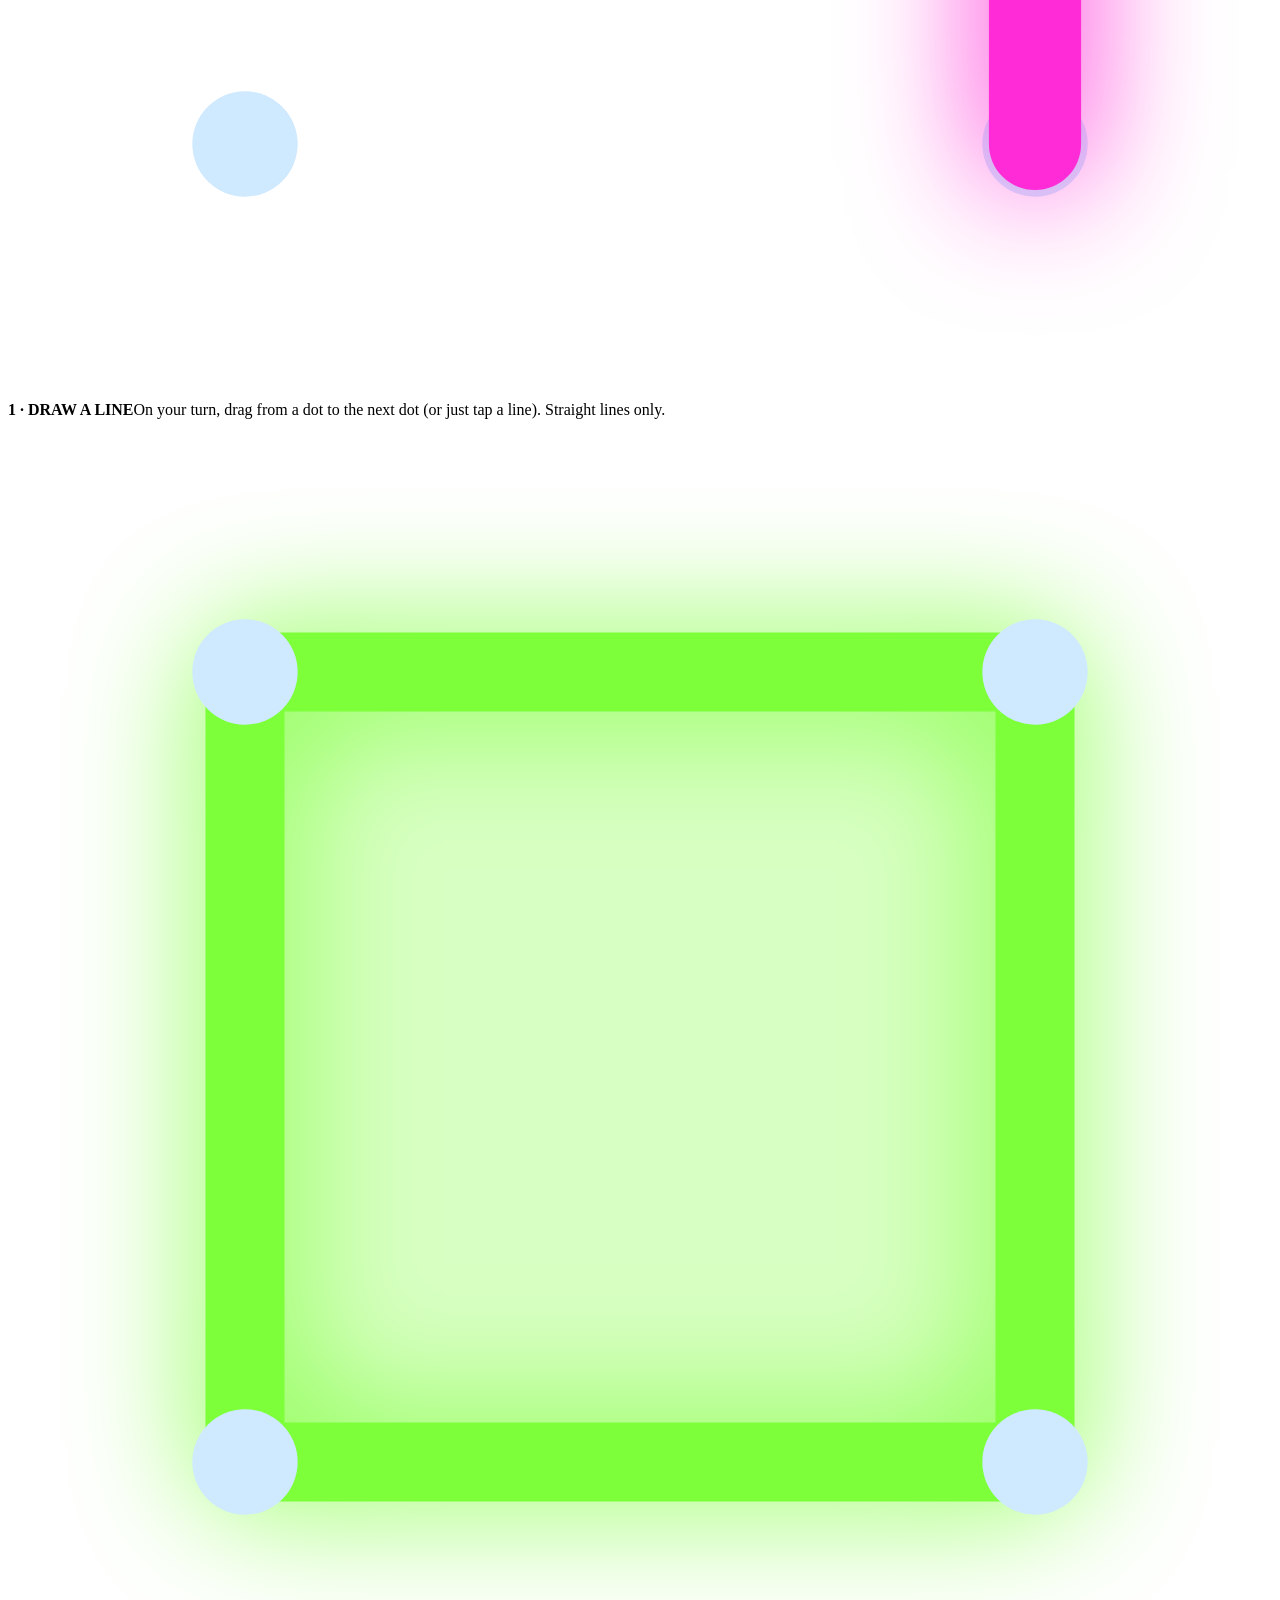
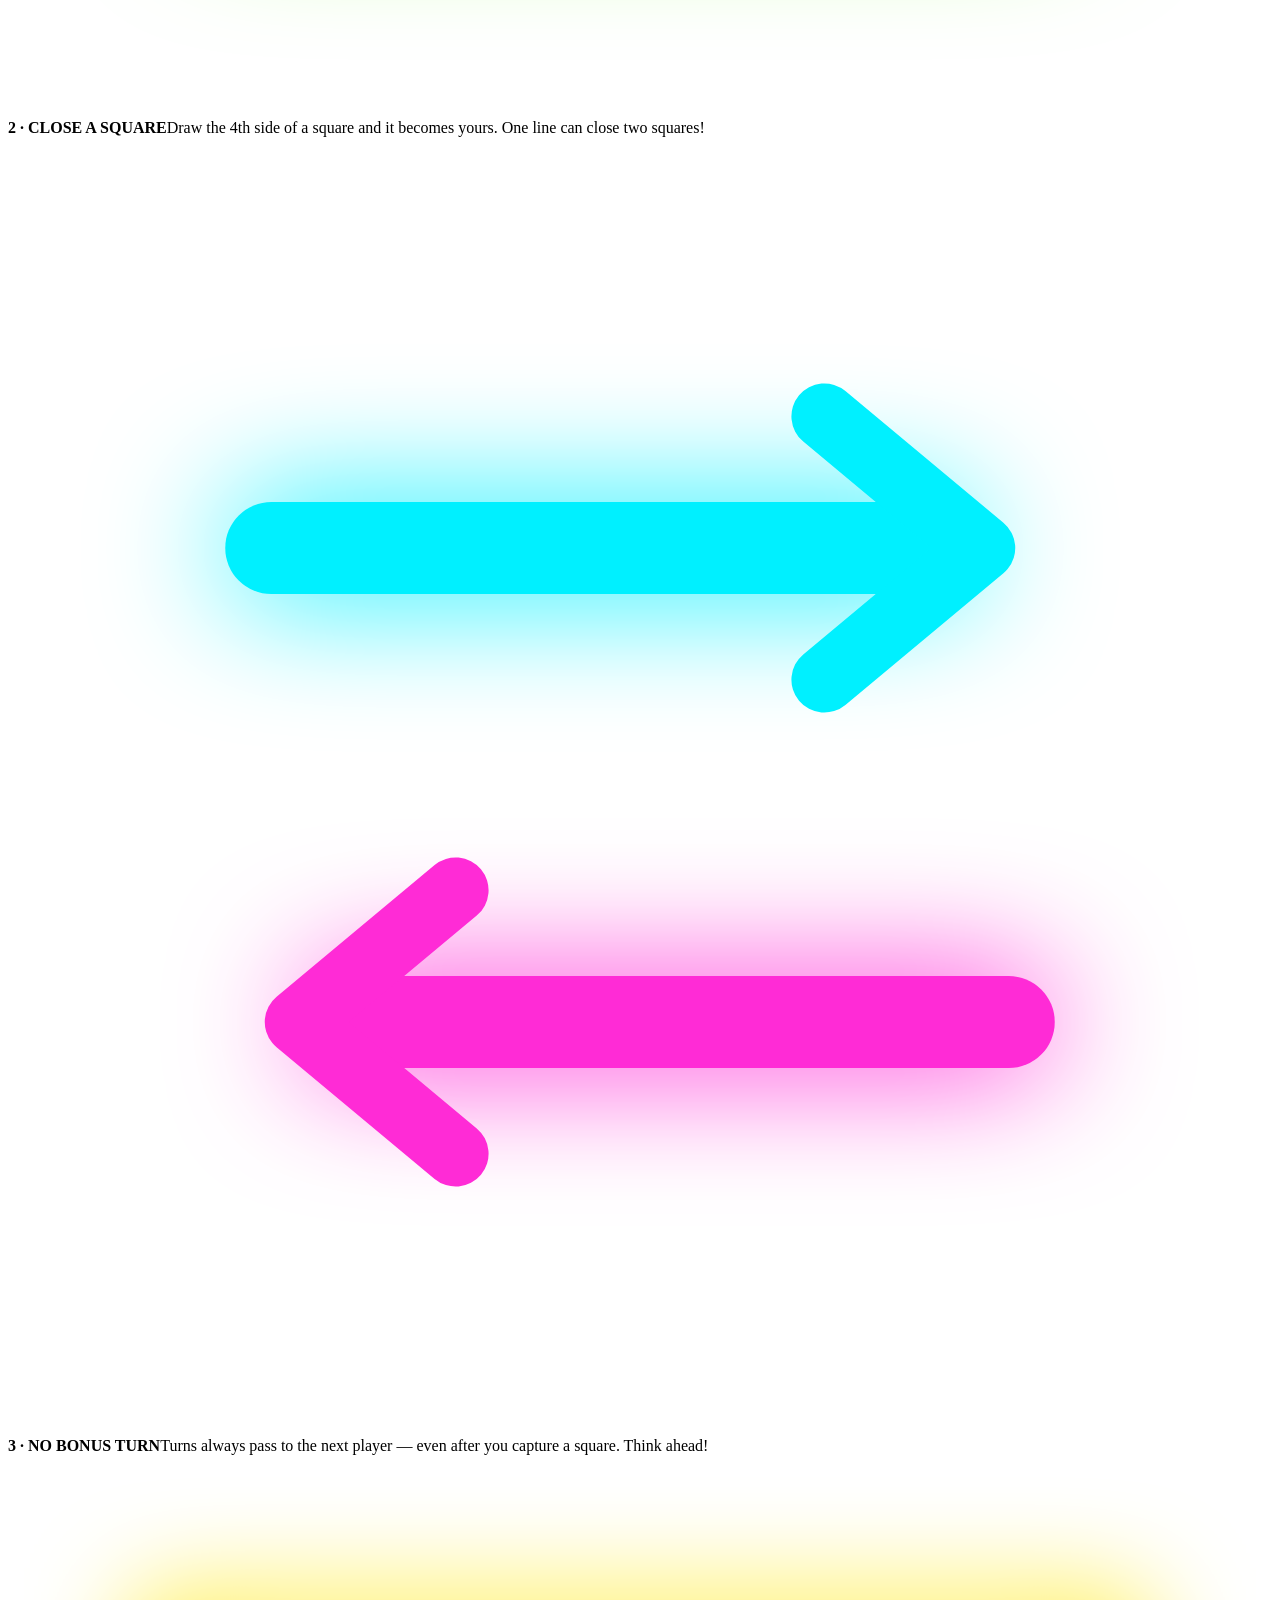
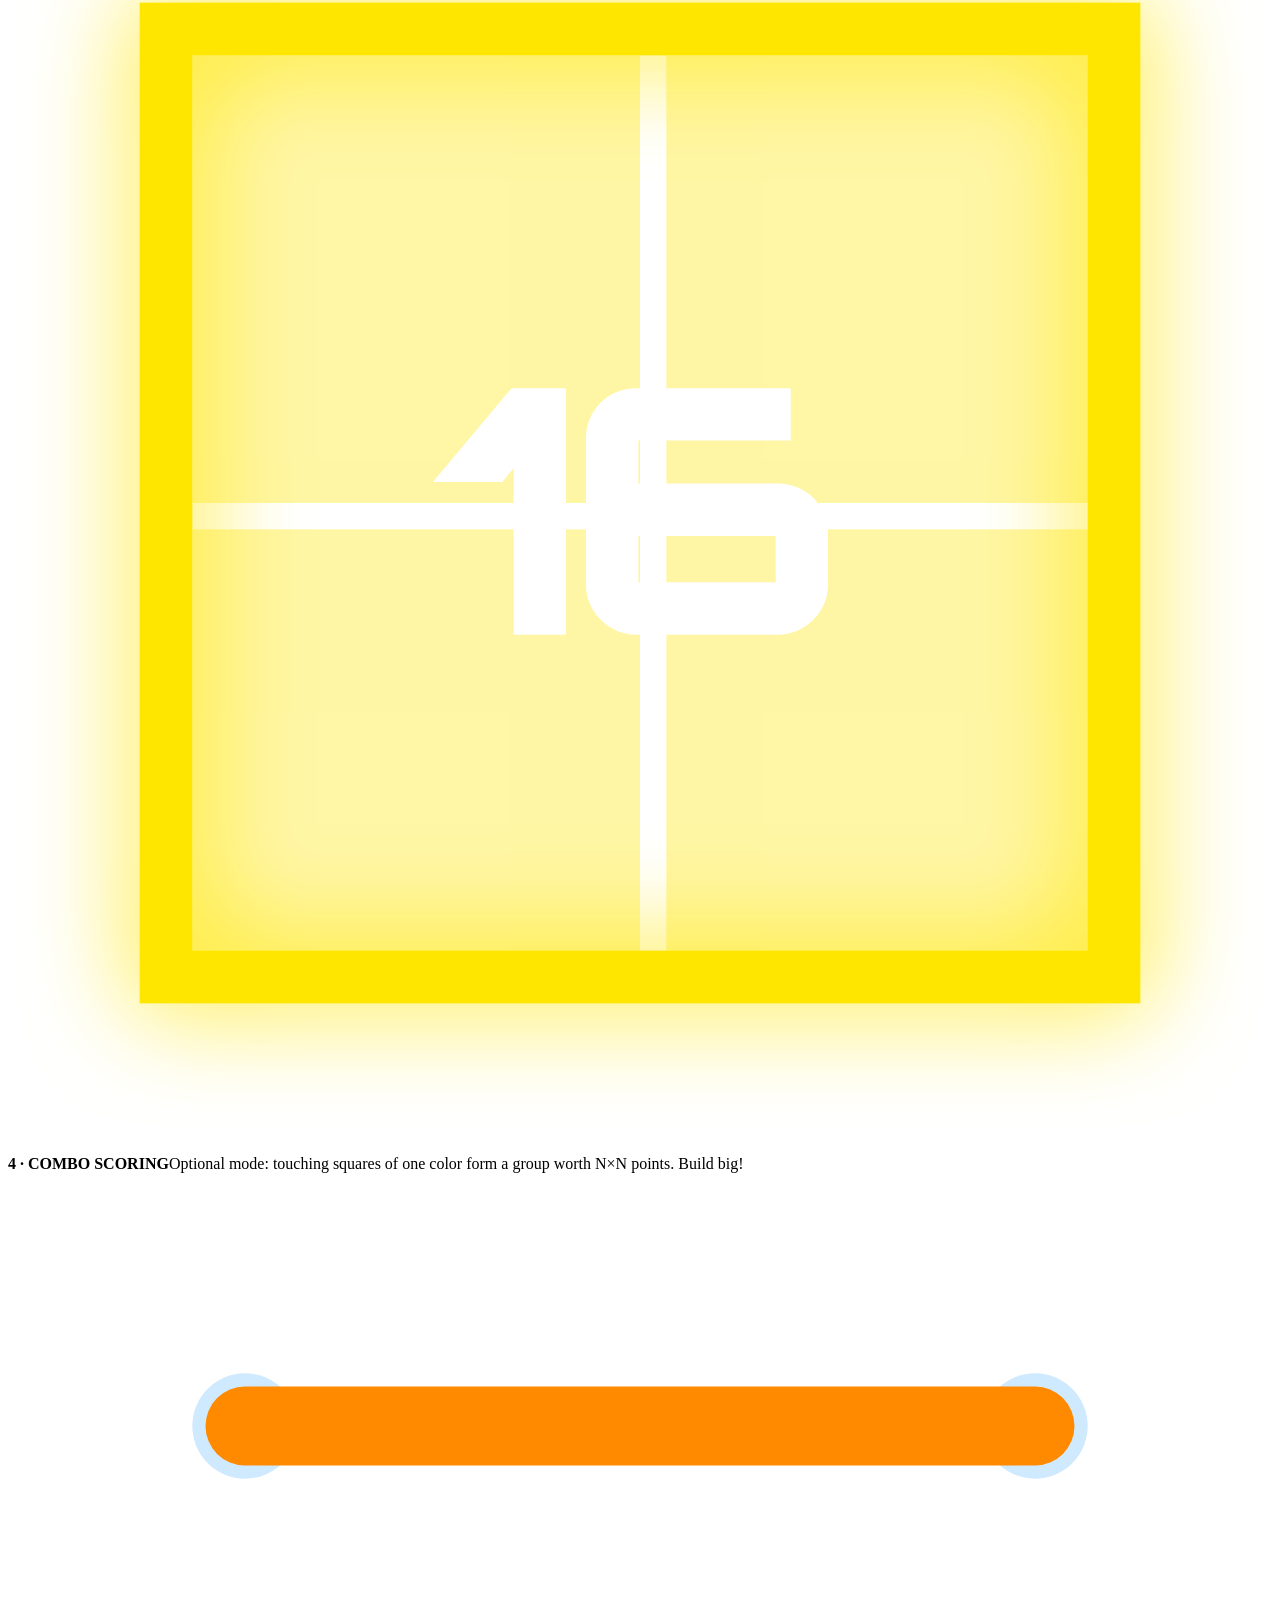
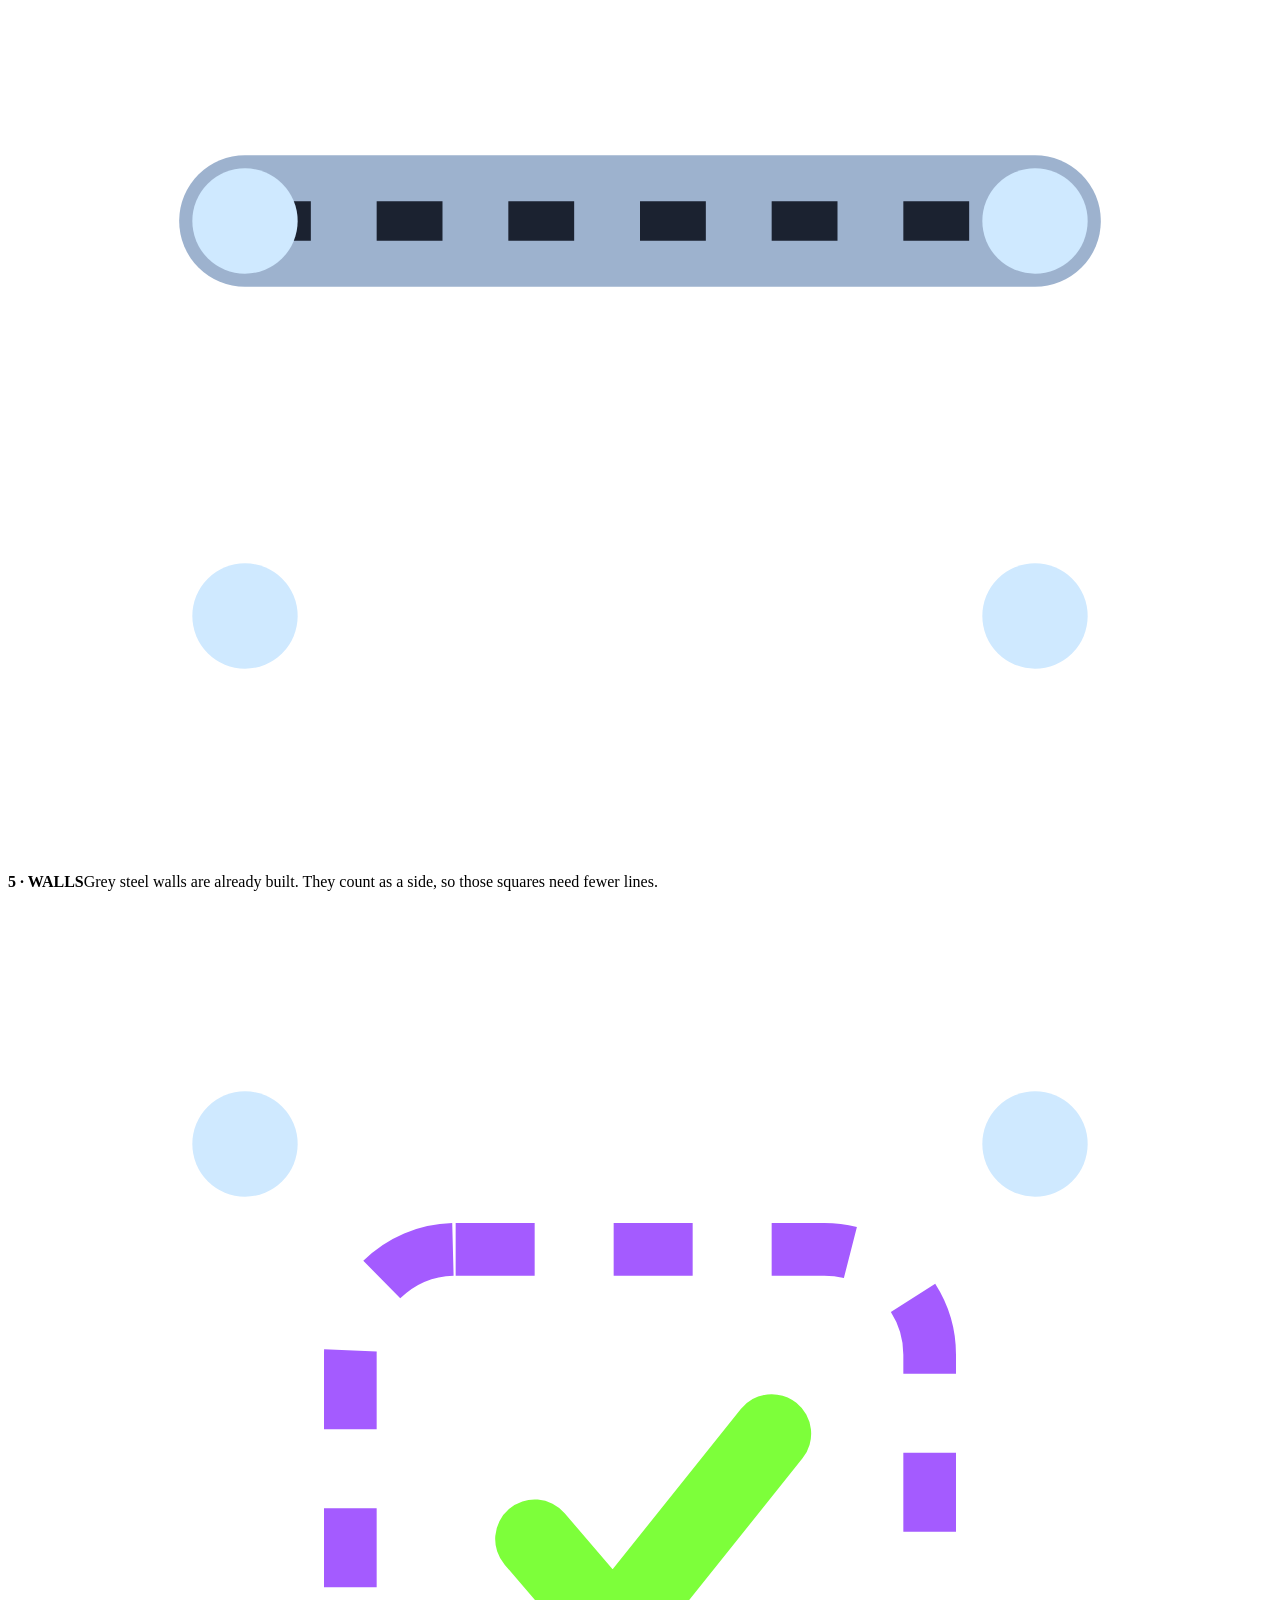
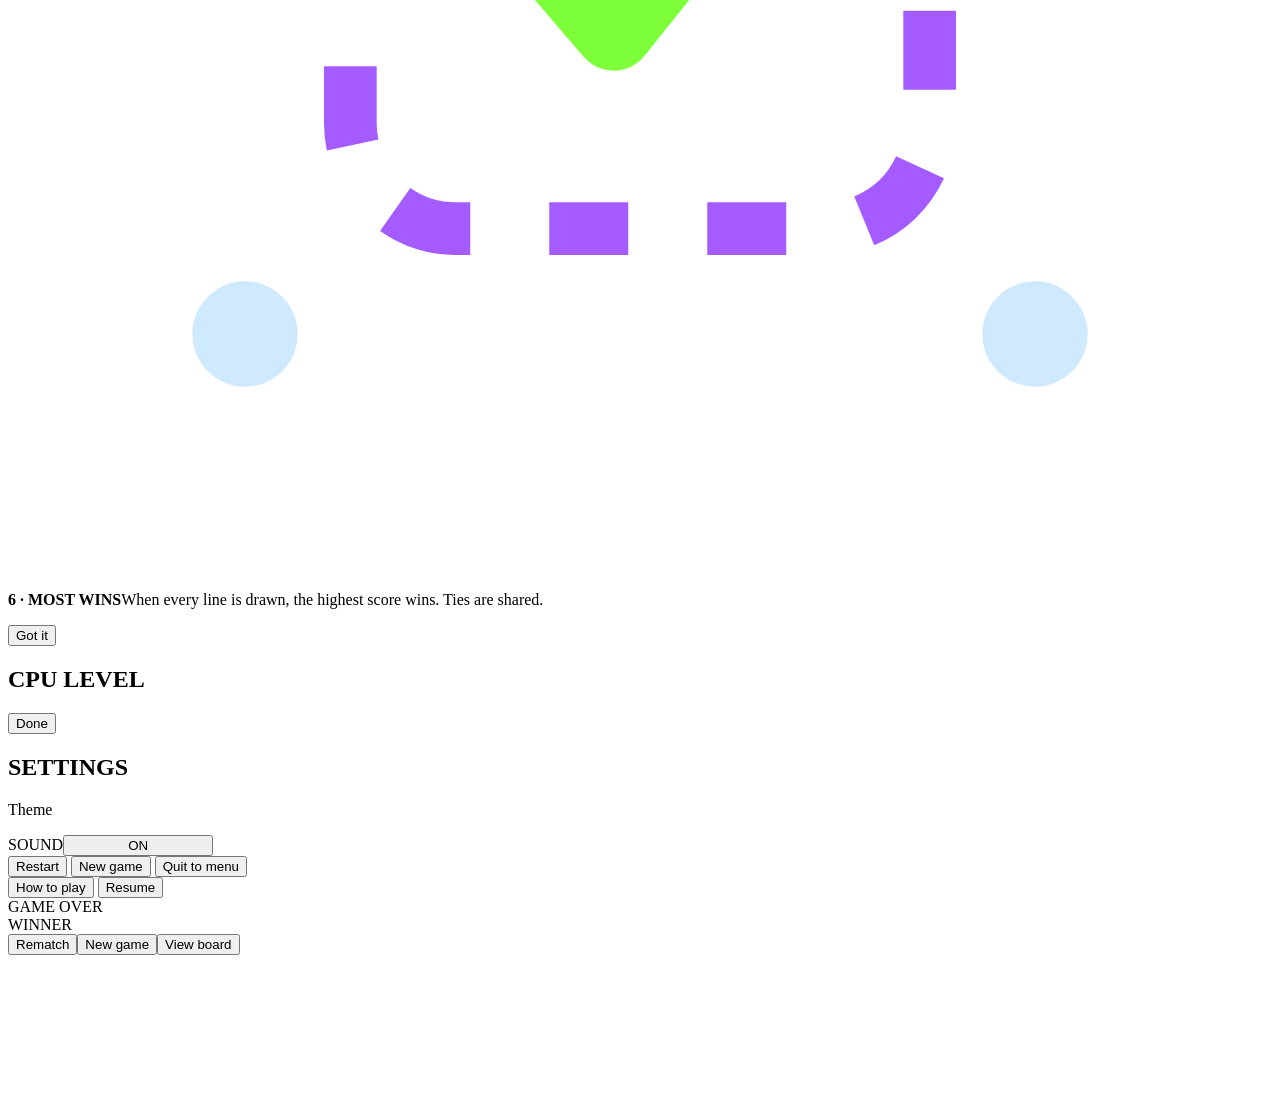
<file: src/template.html>
<!DOCTYPE html>
<html lang="en">
<head>
<meta charset="utf-8">
<title>THE GRID</title>
<meta name="viewport" content="width=device-width,initial-scale=1,maximum-scale=1,minimum-scale=1,user-scalable=no,viewport-fit=cover">
<meta name="apple-mobile-web-app-capable" content="yes">
<meta name="mobile-web-app-capable" content="yes">
<meta name="apple-mobile-web-app-status-bar-style" content="black-translucent">
<meta name="apple-mobile-web-app-title" content="THE GRID">
<meta name="theme-color" content="#05060d">
<meta name="format-detection" content="telephone=no">
<meta name="description" content="THE GRID - a neon Dots and Boxes game for the whole family.">
<link rel="manifest" href="manifest.webmanifest">
<link rel="icon" type="image/png" href="icon.png">
<link rel="apple-touch-icon" href="icon-180.png">
<link rel="preconnect" href="https://fonts.googleapis.com">
<link rel="preconnect" href="https://fonts.gstatic.com" crossorigin>
<link href="https://fonts.googleapis.com/css2?family=Orbitron:wght@500;700;800;900&family=Rajdhani:wght@500;600;700&family=Permanent+Marker&family=Patrick+Hand&family=Fredoka:wght@500;600;700&display=swap" rel="stylesheet">
<script>try{var t=JSON.parse(localStorage.getItem('thegrid.theme.v1'));if(t)document.documentElement.dataset.theme=t;}catch(e){}</script>
<style>
/*CSS*/
</style>
</head>
<body data-screen="title">
<canvas id="bg"></canvas>
<div id="vig"></div><div id="scan"></div><div id="frame"></div>

<div id="app">
  <!-- TITLE -->
  <section class="screen active" id="s-title">
    <svg class="deco" viewBox="0 0 120 80" aria-hidden="true">
      <g fill="#cfe9ff"><circle cx="20" cy="15" r="3"/><circle cx="60" cy="15" r="3"/><circle cx="100" cy="15" r="3"/><circle cx="20" cy="40" r="3"/><circle cx="60" cy="40" r="3"/><circle cx="100" cy="40" r="3"/><circle cx="20" cy="65" r="3"/><circle cx="60" cy="65" r="3"/><circle cx="100" cy="65" r="3"/></g>
      <rect class="q" x="22" y="17" width="36" height="21" fill="#00f0ff" opacity=".3" style="animation-delay:1.6s"/>
      <rect class="q" x="62" y="42" width="36" height="21" fill="#ff2bd6" opacity=".3" style="animation-delay:2.1s"/>
      <g fill="none">
        <path class="l" d="M20 15H60" stroke="#00f0ff" style="animation-delay:.2s"/><path class="l" d="M60 15V40" stroke="#00f0ff" style="animation-delay:.5s"/><path class="l" d="M60 40H20" stroke="#00f0ff" style="animation-delay:.8s"/><path class="l" d="M20 40V15" stroke="#00f0ff" style="animation-delay:1.1s"/>
        <path class="l" d="M60 40H100" stroke="#ff2bd6" style="animation-delay:.35s"/><path class="l" d="M100 40V65" stroke="#ff2bd6" style="animation-delay:.65s"/><path class="l" d="M100 65H60" stroke="#ff2bd6" style="animation-delay:.95s"/><path class="l" d="M60 65V40" stroke="#ff2bd6" style="animation-delay:1.25s"/>
      </g>
    </svg>
    <h1 class="logo" aria-label="THE GRID"><span style="--i:0">T</span><span style="--i:1">H</span><span style="--i:2">E</span><span class="w2 g" style="display:inline-block"><span style="--i:3">G</span><span style="--i:4">R</span><span style="--i:5">I</span><span style="--i:6">D</span></span></h1>
    <div class="tag">DOTS &middot; LINES &middot; SQUARES</div>
    <div class="tbtns">
      <button class="btn big pulse-btn" id="btnPlay">PLAY</button>
      <div class="row">
        <button class="btn lime" id="btnResume" style="display:none">Resume game</button>
        <button class="btn ghost" id="btnHow">How to play</button>
        <button class="btn ghost" id="btnTitleSet">&#9881; Settings</button>
      </div>
    </div>
  </section>

  <!-- PLAYERS -->
  <section class="screen col" id="s-players">
    <div class="head"><button class="btn ghost" data-back="title">&#8592; Back</button><h2>PLAYERS</h2><span class="step">1 / 2</span></div>
    <div class="scroll" style="flex:1;min-height:0;padding:6px 4px 10px">
      <p class="lbl">Who's playing?</p>
      <div class="seg" id="seatSeg"></div>
      <div style="height:16px"></div>
      <div class="cards" id="cards"></div>
    </div>
    <div class="foot"><span class="hint" id="playersHint"></span><button class="btn" id="btnToBoard">Next: Board &#8594;</button></div>
  </section>

  <!-- BOARD SETUP -->
  <section class="screen col" id="s-board">
    <div class="head"><button class="btn ghost" data-back="players">&#8592; Back</button><h2>THE BOARD</h2><span class="step">2 / 2</span></div>
    <div class="scroll" style="flex:1;min-height:0;padding:4px 4px 10px">
      <div class="bs">
        <div class="opts">
          <div class="panel"><p class="lbl">Shape</p><div class="shapes" id="shapes"></div></div>
          <div class="panel"><p class="lbl">Size (dots per side)</p><div id="steppers" class="col" style="gap:8px"></div></div>
          <div class="panel"><p class="lbl">Walls</p><div class="seg" id="wallSeg"></div><div style="display:flex;gap:12px;align-items:center;margin-top:10px"><button class="btn ghost" id="btnReroll">&#8635; Re-roll</button><span class="hint" id="wallHint"></span></div></div>
          <div class="panel"><p class="lbl">Scoring</p><div class="seg" id="scoreSeg"></div><p class="hint" id="scoreHint" style="margin:10px 0 0"></p></div>
        </div>
        <div class="panel prevbox">
          <p class="lbl" style="margin:0">Preview</p>
          <canvas id="prev" width="340" height="340"></canvas>
          <div class="count" id="prevCount"></div>
        </div>
      </div>
    </div>
    <div class="foot"><button class="btn big lime" id="btnStart">START</button></div>
  </section>

  <!-- GAME -->
  <section class="screen" id="s-game">
    <div id="hud">
      <div id="tools">
        <div id="left">SQUARES LEFT<b id="leftN">0</b></div>
        <div style="display:flex;gap:8px"><button class="btn icon" id="btnUndo" title="Undo" aria-label="Undo">&#8630;</button><button class="btn icon" id="btnCog" title="Settings" aria-label="Settings">&#9881;</button></div>
      </div>
      <div id="chips"></div>
    </div>
    <div id="boardWrap"><canvas id="cv"></canvas><div id="banner"></div><button class="btn lime" id="resultsPill">Results</button></div>
  </section>
</div>

<!-- MODALS -->
<div class="modal" id="m-how"><div class="sheet">
  <h2>HOW TO PLAY</h2>
  <div class="how">
    <div class="st"><svg viewBox="0 0 96 96"><g fill="#cfe9ff"><circle cx="18" cy="18" r="4"/><circle cx="78" cy="18" r="4"/><circle cx="18" cy="78" r="4"/><circle cx="78" cy="78" r="4"/></g><path d="M18 18H78" stroke="#00f0ff" stroke-width="7" stroke-linecap="round" filter="drop-shadow(0 0 5px #00f0ff)"/><path d="M78 18V78" stroke="#ff2bd6" stroke-width="7" stroke-linecap="round" filter="drop-shadow(0 0 5px #ff2bd6)"/></svg><p><b>1 &middot; DRAW A LINE</b>On your turn, drag from a dot to the next dot (or just tap a line). Straight lines only.</p></div>
    <div class="st"><svg viewBox="0 0 96 96"><rect x="20" y="20" width="56" height="56" fill="#7dff3a" opacity=".3"/><path d="M18 18H78V78H18Z" fill="none" stroke="#7dff3a" stroke-width="6" stroke-linejoin="round" filter="drop-shadow(0 0 5px #7dff3a)"/><g fill="#cfe9ff"><circle cx="18" cy="18" r="4"/><circle cx="78" cy="18" r="4"/><circle cx="18" cy="78" r="4"/><circle cx="78" cy="78" r="4"/></g></svg><p><b>2 &middot; CLOSE A SQUARE</b>Draw the 4th side of a square and it becomes yours. One line can close two squares!</p></div>
    <div class="st"><svg viewBox="0 0 96 96"><path d="M20 30H70" stroke="#00f0ff" stroke-width="7" stroke-linecap="round" filter="drop-shadow(0 0 5px #00f0ff)"/><path d="M62 20L74 30L62 40" fill="none" stroke="#00f0ff" stroke-width="5" stroke-linecap="round" stroke-linejoin="round"/><path d="M76 66H26" stroke="#ff2bd6" stroke-width="7" stroke-linecap="round" filter="drop-shadow(0 0 5px #ff2bd6)"/><path d="M34 56L22 66L34 76" fill="none" stroke="#ff2bd6" stroke-width="5" stroke-linecap="round" stroke-linejoin="round"/></svg><p><b>3 &middot; NO BONUS TURN</b>Turns always pass to the next player &mdash; even after you capture a square. Think ahead!</p></div>
    <div class="st"><svg viewBox="0 0 96 96"><g fill="#ffe600" opacity=".35"><rect x="14" y="14" width="34" height="34"/><rect x="50" y="14" width="34" height="34"/><rect x="14" y="50" width="34" height="34"/><rect x="50" y="50" width="34" height="34"/></g><g fill="none" stroke="#ffe600" stroke-width="4" filter="drop-shadow(0 0 4px #ffe600)"><rect x="12" y="12" width="72" height="72"/></g><text x="48" y="58" text-anchor="middle" font-family="Orbitron,Arial Black,sans-serif" font-weight="900" font-size="26" fill="#fff">16</text></svg><p><b>4 &middot; COMBO SCORING</b>Optional mode: touching squares of one color form a group worth N&times;N points. Build big!</p></div>
    <div class="st"><svg viewBox="0 0 96 96"><path d="M18 48H78" stroke="#9db2ce" stroke-width="10" stroke-linecap="round"/><path d="M18 48H78" stroke="#1b2230" stroke-width="3" stroke-dasharray="5 5"/><g fill="#cfe9ff"><circle cx="18" cy="18" r="4"/><circle cx="78" cy="18" r="4"/><circle cx="18" cy="48" r="4"/><circle cx="78" cy="48" r="4"/><circle cx="18" cy="78" r="4"/><circle cx="78" cy="78" r="4"/></g><path d="M18 18H78" stroke="#ff8a00" stroke-width="6" stroke-linecap="round"/></svg><p><b>5 &middot; WALLS</b>Grey steel walls are already built. They count as a side, so those squares need fewer lines.</p></div>
    <div class="st"><svg viewBox="0 0 96 96"><g fill="#cfe9ff"><circle cx="18" cy="18" r="4"/><circle cx="78" cy="18" r="4"/><circle cx="18" cy="78" r="4"/><circle cx="78" cy="78" r="4"/></g><rect x="26" y="26" width="44" height="44" rx="8" fill="none" stroke="#a45bff" stroke-width="4" stroke-dasharray="6 6"/><path d="M40 48L46 55L58 40" fill="none" stroke="#7dff3a" stroke-width="6" stroke-linecap="round" stroke-linejoin="round"/></svg><p><b>6 &middot; MOST WINS</b>When every line is drawn, the highest score wins. Ties are shared.</p></div>
  </div>
  <div class="row"><button class="btn" data-close="m-how">Got it</button></div>
</div></div>

<div class="modal" id="m-diff"><div class="sheet" style="width:min(520px,100%)">
  <h2 id="diffTitle">CPU LEVEL</h2>
  <div class="seg" id="diffSeg" style="flex-direction:column"></div>
  <div class="row"><button class="btn ghost" data-close="m-diff">Done</button></div>
</div></div>

<div class="modal" id="m-set"><div class="sheet" style="width:min(680px,100%)">
  <h2>SETTINGS</h2>
  <p class="lbl">Theme</p>
  <div class="themes" id="themeSeg"></div>
  <div class="setrow"><span class="who">SOUND</span><button class="btn" id="btnSound" style="min-width:150px">ON</button></div>
  <div id="setCpus"></div>
  <div class="row game-only">
    <button class="btn lime" id="btnRestart">Restart</button>
    <button class="btn warn" id="btnNewGame">New game</button>
    <button class="btn mg" id="btnQuit">Quit to menu</button>
  </div>
  <div class="row">
    <button class="btn ghost" id="btnSetHow">How to play</button>
    <button class="btn" data-close="m-set" id="btnSetClose" style="margin-left:auto">Resume</button>
  </div>
</div></div>

<div class="modal" id="m-over"><div class="sheet">
  <div id="overKick">GAME OVER</div>
  <div id="overName">WINNER</div>
  <div id="podium"></div>
  <div class="row"><button class="btn lime" id="btnRematch">Rematch</button><button class="btn" id="btnOverNew">New game</button><button class="btn ghost" id="btnOverView">View board</button></div>
</div></div>

<canvas id="fx"></canvas>

<script type="text/plain" id="core-src">
/*CORE*/
</script>
<script>
/*APP*/
</script>
</body>
</html>
</file>
